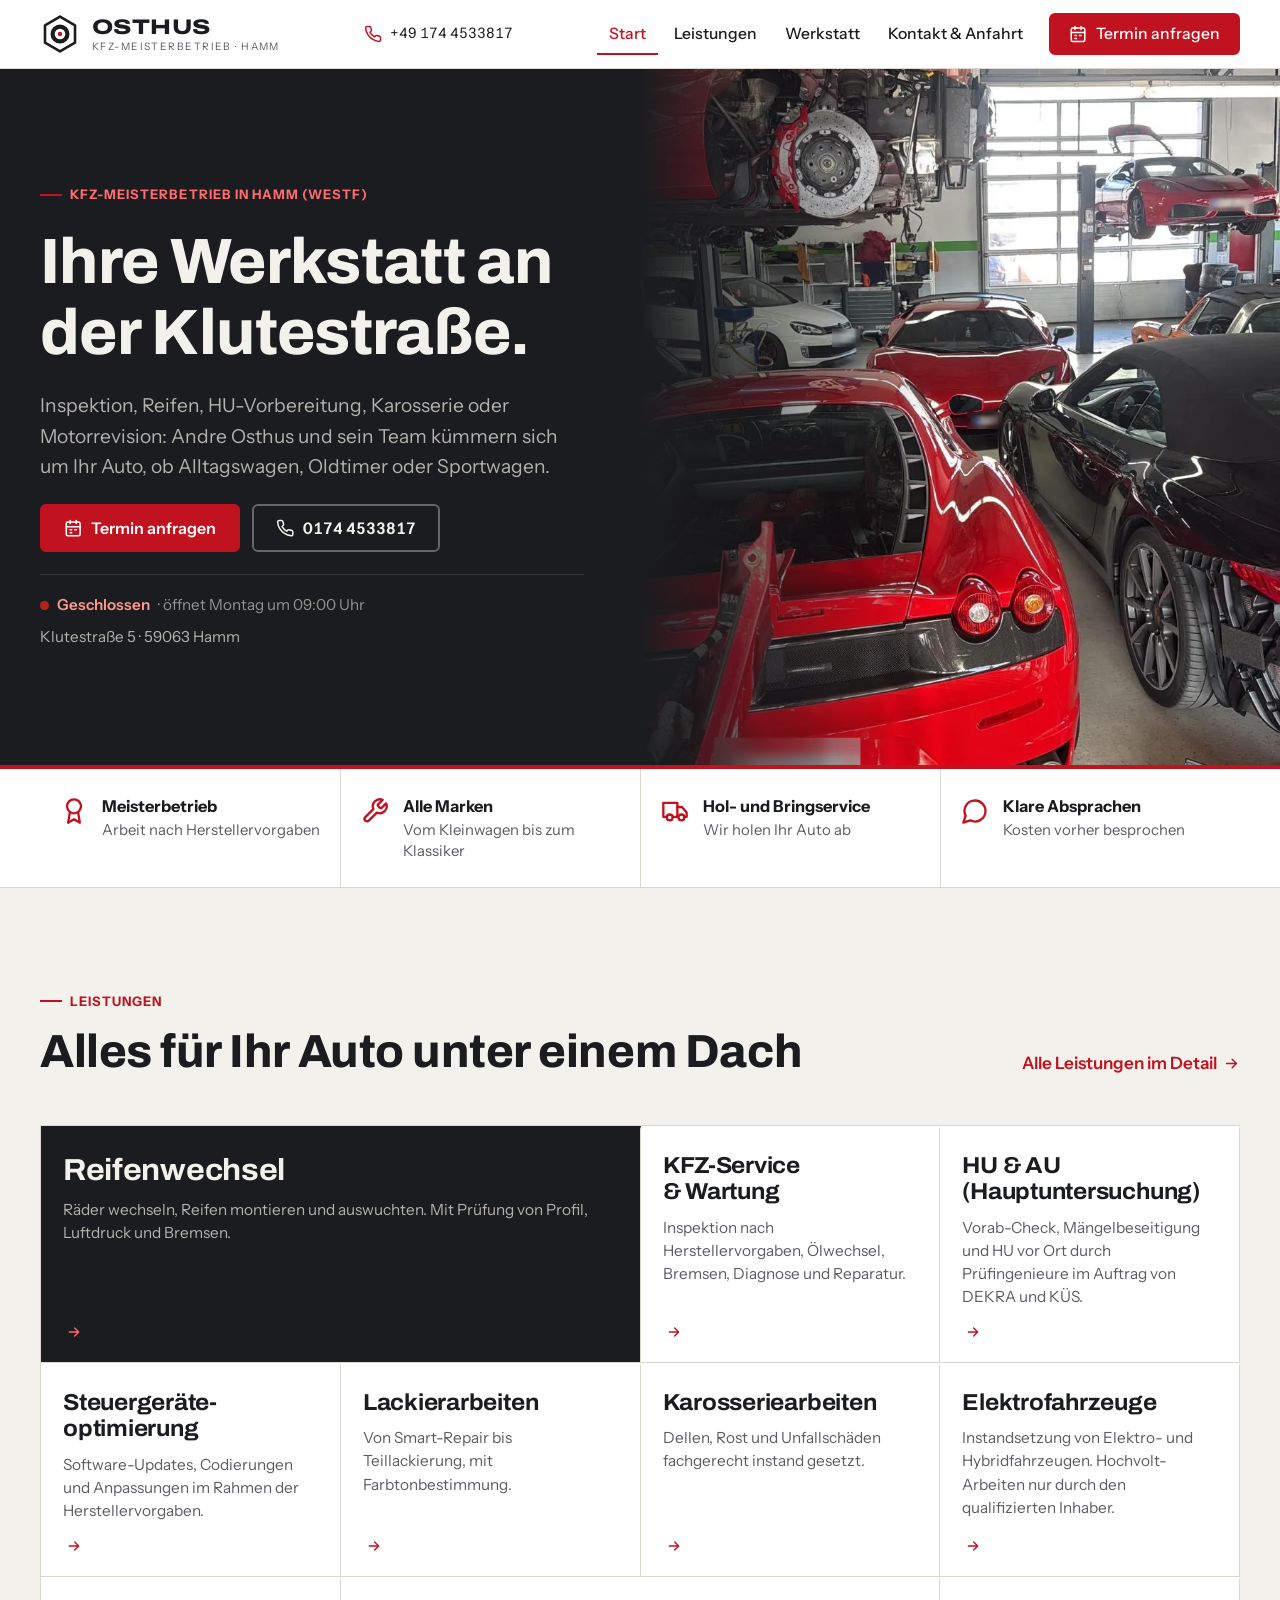
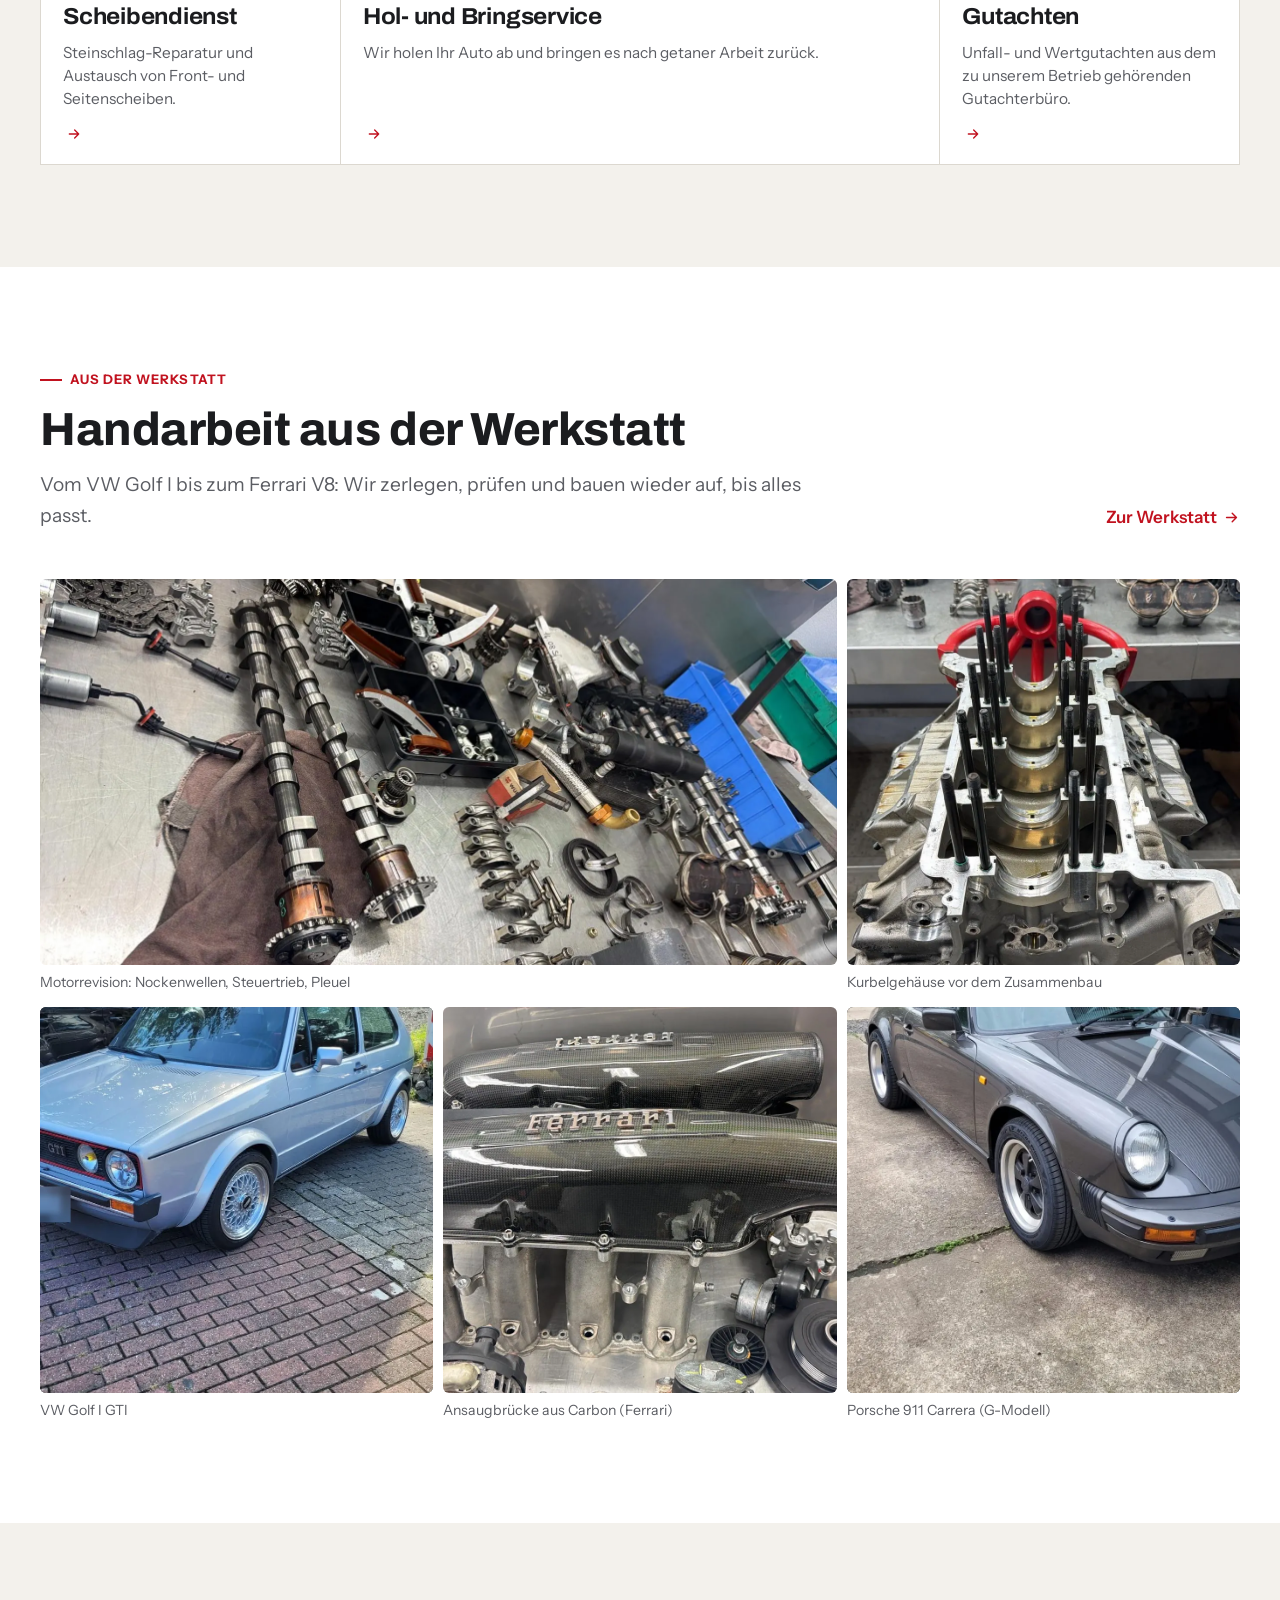
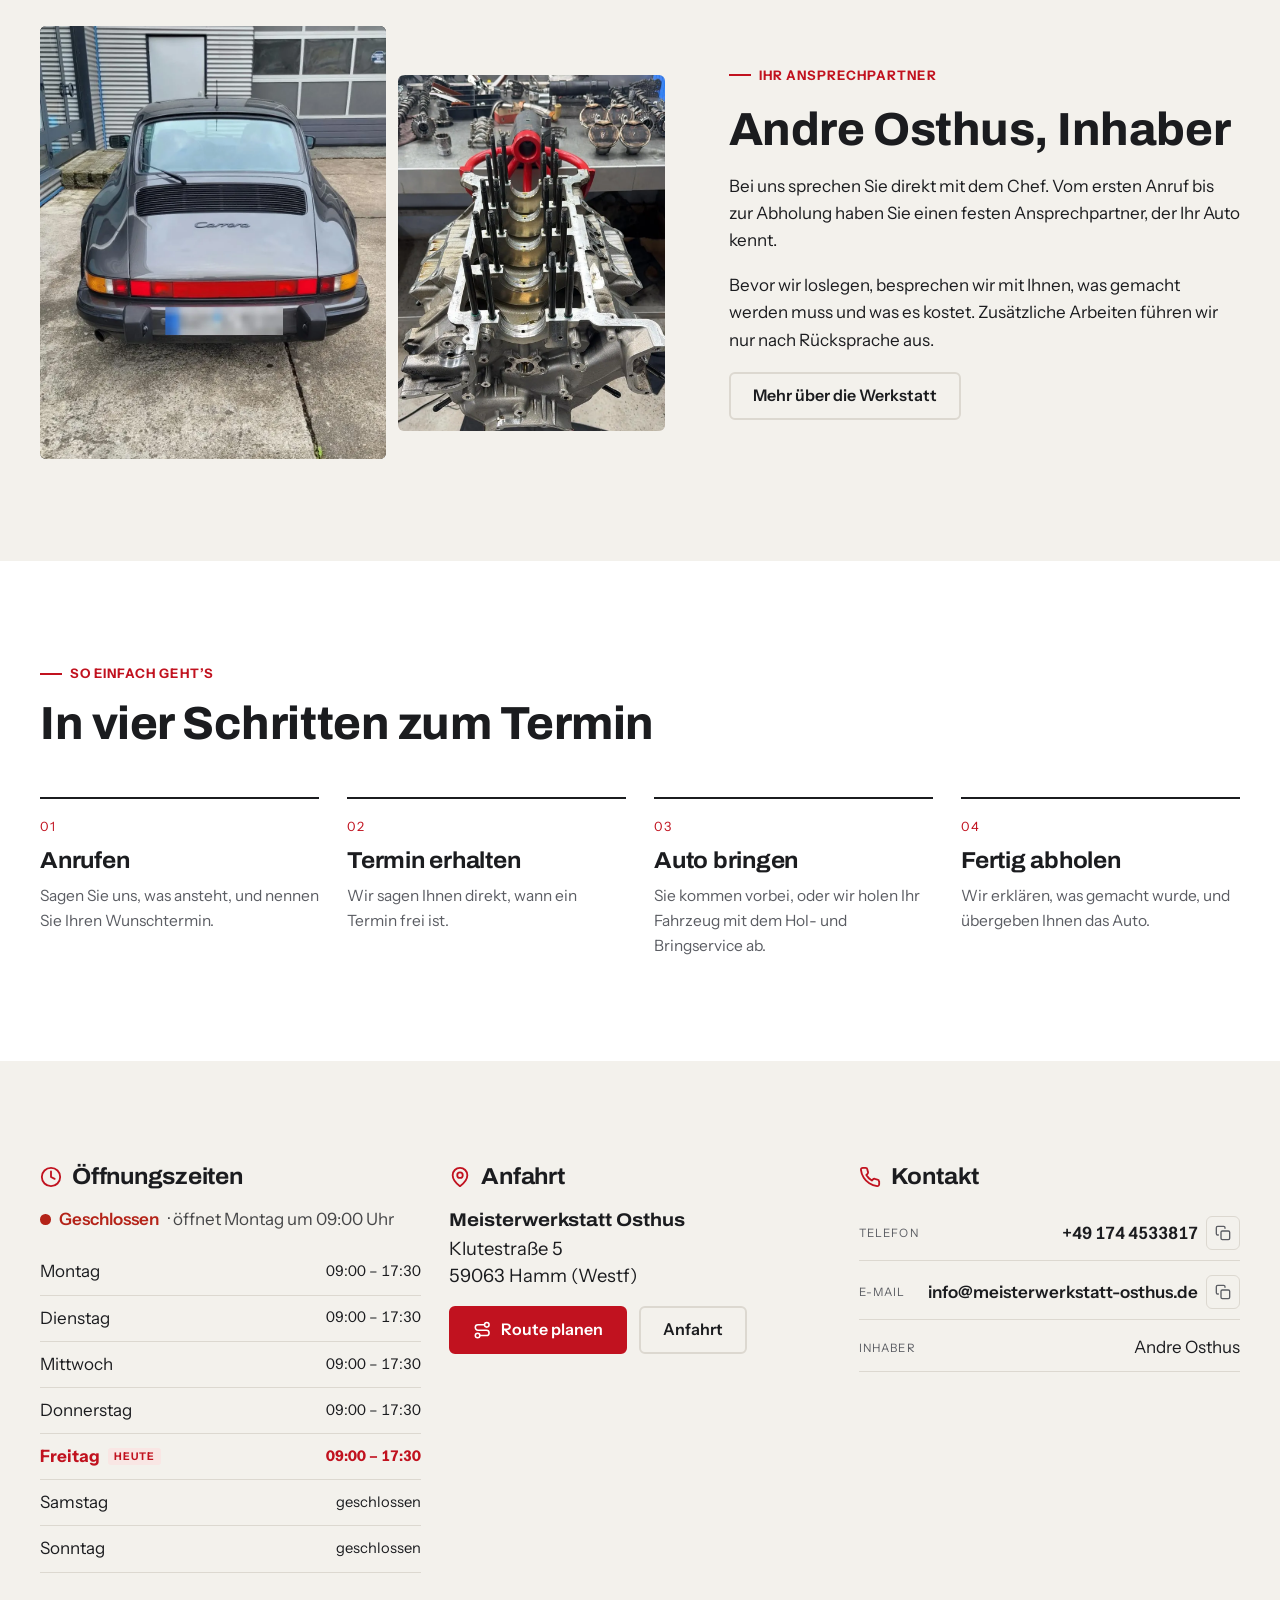
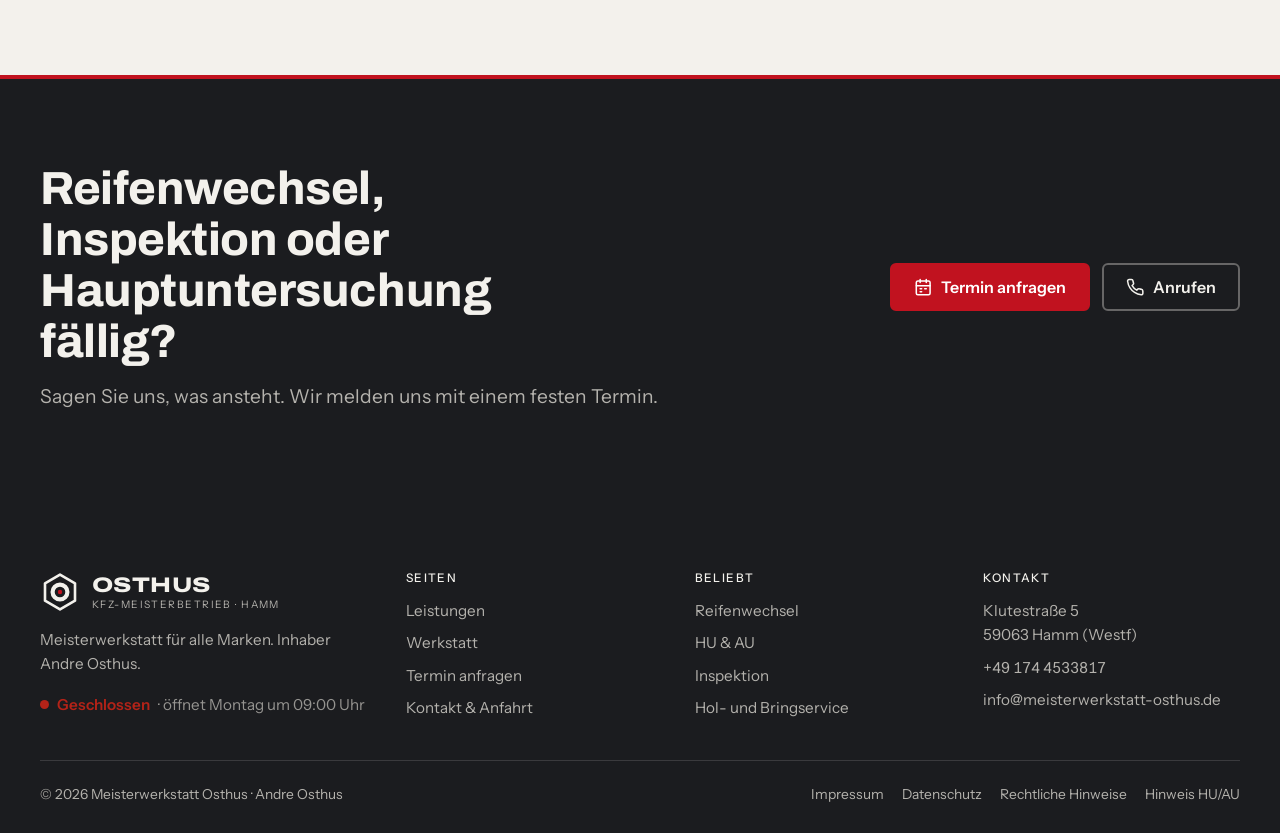
<file: index.html>
<!doctype html>
<html lang="de">
<head>
<meta charset="utf-8">
<meta name="viewport" content="width=device-width, initial-scale=1, viewport-fit=cover">
<title>Meisterwerkstatt Osthus – Kfz-Meisterbetrieb in Hamm</title>
<meta name="description" content="Kfz-Meisterbetrieb Andre Osthus in Hamm (Westf): Inspektion, Reifenwechsel, HU und AU, Steuergeräteoptimierung, Lack, Karosserie, Elektrofahrzeuge und Hol- und Bringservice. Jetzt Termin anfragen.">
<meta name="theme-color" content="#1b1c1f">
<meta property="og:type" content="website">
<meta property="og:title" content="Meisterwerkstatt Osthus – Kfz-Meisterbetrieb in Hamm">
<meta property="og:description" content="Kfz-Meisterbetrieb Andre Osthus in Hamm (Westf): Inspektion, Reifenwechsel, HU und AU, Steuergeräteoptimierung, Lack, Karosserie, Elektrofahrzeuge und Hol- und Bringservice. Jetzt Termin anfragen.">
<meta property="og:image" content="assets/img/werkstatt-halle.jpg">
<link rel="icon" href="assets/img/favicon.svg" type="image/svg+xml">
<link rel="preload" href="assets/fonts/archivo-var.woff2" as="font" type="font/woff2" crossorigin>
<link rel="stylesheet" href="assets/css/style.css">
<script type="application/ld+json">{
  "@context": "https://schema.org",
  "@type": "AutoRepair",
  "name": "Meisterwerkstatt Osthus",
  "founder": "Andre Osthus",
  "telephone": "+491744533817",
  "email": "info@meisterwerkstatt-osthus.de",
  "image": "assets/img/werkstatt-halle.jpg",
  "address": { "@type": "PostalAddress", "streetAddress": "Klutestraße 5", "postalCode": "59063", "addressLocality": "Hamm", "addressRegion": "NRW", "addressCountry": "DE" }
}</script>
</head>
<body>
<a class="skip-link" href="#inhalt">Zum Inhalt springen</a>
<header class="site-header">
  <div class="wrap">
    <a class="brand" href="index.html" aria-label="Meisterwerkstatt Osthus – Startseite">
      <svg class="brand__mark" viewBox="0 0 40 40" aria-hidden="true"><path d="M20 2.6 35 11.3v17.4L20 37.4 5 28.7V11.3Z" fill="none" stroke="currentColor" stroke-width="2.6" stroke-linejoin="round"/><circle cx="20" cy="20" r="7.4" fill="none" stroke="currentColor" stroke-width="4.2"/><circle cx="20" cy="20" r="2.2" fill="var(--accent)"/></svg>
      <span class="brand__text"><span class="brand__name">OSTHUS</span><span class="brand__sub">Kfz-Meisterbetrieb · Hamm</span></span>
    </a>
    <a class="header-phone" href="tel:+491744533817"><svg viewBox="0 0 24 24" fill="none" stroke="currentColor" stroke-width="2" stroke-linecap="round" stroke-linejoin="round" aria-hidden="true"><path d="M22 16.9v3a2 2 0 0 1-2.2 2 19.8 19.8 0 0 1-8.6-3.1 19.5 19.5 0 0 1-6-6A19.8 19.8 0 0 1 2.1 4.2 2 2 0 0 1 4.1 2h3a2 2 0 0 1 2 1.7c.1.9.4 1.8.7 2.7a2 2 0 0 1-.5 2.1L8 9.8a16 16 0 0 0 6 6l1.3-1.3a2 2 0 0 1 2.1-.4c.9.3 1.8.6 2.7.7a2 2 0 0 1 1.7 2z"/></svg><span class="tnum">+49 174 4533817</span></a>
    <nav class="main-nav" id="main-nav" aria-label="Hauptnavigation">
      <a href="index.html" aria-current="page">Start</a><a href="leistungen.html">Leistungen</a><a href="werkstatt.html">Werkstatt</a><a href="anfahrt.html">Kontakt &amp; Anfahrt</a>
      <a class="btn" href="termin.html"><svg viewBox="0 0 24 24" fill="none" stroke="currentColor" stroke-width="2" stroke-linecap="round" stroke-linejoin="round" aria-hidden="true"><rect x="3" y="4" width="18" height="18" rx="2"/><path d="M16 2v4M8 2v4M3 10h18M8 14h2M14 14h2M8 18h2"/></svg>Termin anfragen</a>
    </nav>
    <button class="nav-toggle" type="button" aria-controls="main-nav" aria-expanded="false" aria-label="Menü öffnen"><svg viewBox="0 0 24 24" fill="none" stroke="currentColor" stroke-width="2" stroke-linecap="round" stroke-linejoin="round" aria-hidden="true"><path d="M3 6h18M3 12h18M3 18h18"/></svg></button>
  </div>
</header>
<main id="inhalt">
<section class="hero on-dark">
  <div class="hero__photo"><picture><source srcset="assets/img/werkstatt-halle.webp" type="image/webp"><img src="assets/img/werkstatt-halle.jpg" alt="Blick in die Werkstatthalle: Sportwagen auf Hebebühnen" loading="eager" decoding="async" fetchpriority="high"></picture></div>
  <div class="wrap">
    <div class="hero__text">
      <span class="eyebrow">Kfz-Meisterbetrieb in Hamm (Westf)</span>
      <h1>Ihre Werkstatt an der Klutestraße.</h1>
      <p class="lead">Inspektion, Reifen, HU-Vorbereitung, Karosserie oder Motorrevision: Andre Osthus und sein Team kümmern sich um Ihr Auto, ob Alltagswagen, Oldtimer oder Sportwagen.</p>
      <div class="btn-row">
        <a class="btn" href="termin.html"><svg viewBox="0 0 24 24" fill="none" stroke="currentColor" stroke-width="2" stroke-linecap="round" stroke-linejoin="round" aria-hidden="true"><rect x="3" y="4" width="18" height="18" rx="2"/><path d="M16 2v4M8 2v4M3 10h18M8 14h2M14 14h2M8 18h2"/></svg>Termin anfragen</a>
        <a class="btn btn--ghost" href="tel:+491744533817"><svg viewBox="0 0 24 24" fill="none" stroke="currentColor" stroke-width="2" stroke-linecap="round" stroke-linejoin="round" aria-hidden="true"><path d="M22 16.9v3a2 2 0 0 1-2.2 2 19.8 19.8 0 0 1-8.6-3.1 19.5 19.5 0 0 1-6-6A19.8 19.8 0 0 1 2.1 4.2 2 2 0 0 1 4.1 2h3a2 2 0 0 1 2 1.7c.1.9.4 1.8.7 2.7a2 2 0 0 1-.5 2.1L8 9.8a16 16 0 0 0 6 6l1.3-1.3a2 2 0 0 1 2.1-.4c.9.3 1.8.6 2.7.7a2 2 0 0 1 1.7 2z"/></svg><span class="tnum">0174 4533817</span></a>
      </div>
      <p class="hero__meta"><span class="status" data-status></span><span class="hero__addr">Klutestraße 5 · 59063 Hamm</span></p>
    </div>
  </div>
</section>

<section class="trust" aria-label="Das zeichnet uns aus">
  <div class="wrap">
    <ul class="trust__list">
      <li><svg viewBox="0 0 24 24" fill="none" stroke="currentColor" stroke-width="2" stroke-linecap="round" stroke-linejoin="round" aria-hidden="true"><circle cx="12" cy="8" r="6"/><path d="M15.5 13 17 22l-5-3-5 3 1.5-9"/></svg><span><strong>Meisterbetrieb</strong>Arbeit nach Herstellervorgaben</span></li>
      <li><svg viewBox="0 0 24 24" fill="none" stroke="currentColor" stroke-width="2" stroke-linecap="round" stroke-linejoin="round" aria-hidden="true"><path d="M14.7 6.3a1 1 0 0 0 0 1.4l1.6 1.6a1 1 0 0 0 1.4 0l3.8-3.8a6 6 0 0 1-7.9 7.9l-6.9 6.9a2.1 2.1 0 0 1-3-3l6.9-6.9a6 6 0 0 1 7.9-7.9l-3.8 3.8z"/></svg><span><strong>Alle Marken</strong>Vom Kleinwagen bis zum Klassiker</span></li>
      <li><svg viewBox="0 0 24 24" fill="none" stroke="currentColor" stroke-width="2" stroke-linecap="round" stroke-linejoin="round" aria-hidden="true"><path d="M10 17h4V5H2v12h3"/><path d="M20 17h2v-3.3a1 1 0 0 0-.2-.6L18.3 9a1 1 0 0 0-.8-.4H14"/><circle cx="7.5" cy="17.5" r="2.5"/><circle cx="17.5" cy="17.5" r="2.5"/></svg><span><strong>Hol- und Bringservice</strong>Wir holen Ihr Auto ab</span></li>
      <li><svg viewBox="0 0 24 24" fill="none" stroke="currentColor" stroke-width="2" stroke-linecap="round" stroke-linejoin="round" aria-hidden="true"><path d="M7.9 20A9 9 0 1 0 4 16.1L2 22Z"/></svg><span><strong>Klare Absprachen</strong>Kosten vorher besprochen</span></li>
    </ul>
  </div>
</section>

<section class="band" aria-labelledby="leistungen-titel">
  <div class="wrap">
    <div class="section-head">
      <div>
        <span class="eyebrow">Leistungen</span>
        <h2 id="leistungen-titel">Alles für Ihr Auto unter einem Dach</h2>
      </div>
      <a class="text-link" href="leistungen.html">Alle Leistungen im Detail <svg viewBox="0 0 24 24" fill="none" stroke="currentColor" stroke-width="2" stroke-linecap="round" stroke-linejoin="round" aria-hidden="true"><path d="M5 12h14M13 6l6 6-6 6"/></svg></a>
    </div>
    <div class="catalog">
<a class="catalog__item catalog__item--feature" href="leistungen.html#reifen"><h3>Reifenwechsel</h3><p>Räder wechseln, Reifen montieren und auswuchten. Mit Prüfung von Profil, Luftdruck und Bremsen.</p><svg class="arrow" viewBox="0 0 24 24" fill="none" stroke="currentColor" stroke-width="2" stroke-linecap="round" stroke-linejoin="round" aria-hidden="true"><path d="M5 12h14M13 6l6 6-6 6"/></svg></a>
<a class="catalog__item" href="leistungen.html#service"><h3>KFZ-Service &amp; Wartung</h3><p>Inspektion nach Herstellervorgaben, Ölwechsel, Bremsen, Diagnose und Reparatur.</p><svg class="arrow" viewBox="0 0 24 24" fill="none" stroke="currentColor" stroke-width="2" stroke-linecap="round" stroke-linejoin="round" aria-hidden="true"><path d="M5 12h14M13 6l6 6-6 6"/></svg></a>
<a class="catalog__item" href="leistungen.html#tuev"><h3>HU &amp; AU (Haupt&shy;untersuchung)</h3><p>Vorab-Check, Mängelbeseitigung und HU vor Ort durch Prüfingenieure im Auftrag von DEKRA und KÜS.</p><svg class="arrow" viewBox="0 0 24 24" fill="none" stroke="currentColor" stroke-width="2" stroke-linecap="round" stroke-linejoin="round" aria-hidden="true"><path d="M5 12h14M13 6l6 6-6 6"/></svg></a>
<a class="catalog__item" href="leistungen.html#tuning"><h3>Steuergeräte&shy;optimierung</h3><p>Software-Updates, Codierungen und Anpassungen im Rahmen der Herstellervorgaben.</p><svg class="arrow" viewBox="0 0 24 24" fill="none" stroke="currentColor" stroke-width="2" stroke-linecap="round" stroke-linejoin="round" aria-hidden="true"><path d="M5 12h14M13 6l6 6-6 6"/></svg></a>
<a class="catalog__item" href="leistungen.html#lack"><h3>Lackier&shy;arbeiten</h3><p>Von Smart-Repair bis Teillackierung, mit Farbtonbestimmung.</p><svg class="arrow" viewBox="0 0 24 24" fill="none" stroke="currentColor" stroke-width="2" stroke-linecap="round" stroke-linejoin="round" aria-hidden="true"><path d="M5 12h14M13 6l6 6-6 6"/></svg></a>
<a class="catalog__item" href="leistungen.html#karosserie"><h3>Karosserie&shy;arbeiten</h3><p>Dellen, Rost und Unfallschäden fachgerecht instand gesetzt.</p><svg class="arrow" viewBox="0 0 24 24" fill="none" stroke="currentColor" stroke-width="2" stroke-linecap="round" stroke-linejoin="round" aria-hidden="true"><path d="M5 12h14M13 6l6 6-6 6"/></svg></a>
<a class="catalog__item" href="leistungen.html#ev"><h3>Elektro&shy;fahrzeuge</h3><p>Instandsetzung von Elektro- und Hybridfahrzeugen. Hochvolt-Arbeiten nur durch den qualifizierten Inhaber.</p><svg class="arrow" viewBox="0 0 24 24" fill="none" stroke="currentColor" stroke-width="2" stroke-linecap="round" stroke-linejoin="round" aria-hidden="true"><path d="M5 12h14M13 6l6 6-6 6"/></svg></a>
<a class="catalog__item" href="leistungen.html#scheibe"><h3>Scheibendienst</h3><p>Steinschlag-Reparatur und Austausch von Front- und Seitenscheiben.</p><svg class="arrow" viewBox="0 0 24 24" fill="none" stroke="currentColor" stroke-width="2" stroke-linecap="round" stroke-linejoin="round" aria-hidden="true"><path d="M5 12h14M13 6l6 6-6 6"/></svg></a>
<a class="catalog__item catalog__item--wide" href="leistungen.html#holbring"><h3>Hol- und Bringservice</h3><p>Wir holen Ihr Auto ab und bringen es nach getaner Arbeit zurück.</p><svg class="arrow" viewBox="0 0 24 24" fill="none" stroke="currentColor" stroke-width="2" stroke-linecap="round" stroke-linejoin="round" aria-hidden="true"><path d="M5 12h14M13 6l6 6-6 6"/></svg></a>
<a class="catalog__item" href="leistungen.html#gutachten"><h3>Gutachten</h3><p>Unfall- und Wertgutachten aus dem zu unserem Betrieb gehörenden Gutachterbüro.</p><svg class="arrow" viewBox="0 0 24 24" fill="none" stroke="currentColor" stroke-width="2" stroke-linecap="round" stroke-linejoin="round" aria-hidden="true"><path d="M5 12h14M13 6l6 6-6 6"/></svg></a>
    </div>
  </div>
</section>

<section class="band band--surface" aria-labelledby="werkstatt-titel">
  <div class="wrap">
    <div class="section-head">
      <div>
        <span class="eyebrow">Aus der Werkstatt</span>
        <h2 id="werkstatt-titel">Handarbeit aus der Werkstatt</h2>
        <p class="lead">Vom VW Golf I bis zum Ferrari V8: Wir zerlegen, prüfen und bauen wieder auf, bis alles passt.</p>
      </div>
      <a class="text-link" href="werkstatt.html">Zur Werkstatt <svg viewBox="0 0 24 24" fill="none" stroke="currentColor" stroke-width="2" stroke-linecap="round" stroke-linejoin="round" aria-hidden="true"><path d="M5 12h14M13 6l6 6-6 6"/></svg></a>
    </div>
    <div class="gallery">
      <figure class="g-wide"><picture><source srcset="assets/img/motor-nockenwellen.webp" type="image/webp"><img src="assets/img/motor-nockenwellen.jpg" alt="Zerlegter Motor: Nockenwellen, Steuerkette und Kolben auf der Werkbank" loading="lazy" decoding="async"></picture><figcaption>Motorrevision: Nockenwellen, Steuertrieb, Pleuel</figcaption></figure>
      <figure><picture><source srcset="assets/img/motorblock.webp" type="image/webp"><img src="assets/img/motorblock.jpg" alt="Offenes Kurbelgehäuse eines V8-Motors auf dem Motorständer" loading="lazy" decoding="async"></picture><figcaption>Kurbelgehäuse vor dem Zusammenbau</figcaption></figure>
      <figure><picture><source srcset="assets/img/golf-gti.webp" type="image/webp"><img src="assets/img/golf-gti.jpg" alt="Silberner VW Golf I GTI auf dem Hof der Werkstatt" loading="lazy" decoding="async" style="object-position:50% 55%"></picture><figcaption>VW Golf I GTI</figcaption></figure>
      <figure><picture><source srcset="assets/img/ferrari-ansaugbruecke.webp" type="image/webp"><img src="assets/img/ferrari-ansaugbruecke.jpg" alt="Ferrari-Ansaugbrücken aus Carbon auf der Werkbank" loading="lazy" decoding="async"></picture><figcaption>Ansaugbrücke aus Carbon (Ferrari)</figcaption></figure>
      <figure><picture><source srcset="assets/img/porsche-front.webp" type="image/webp"><img src="assets/img/porsche-front.jpg" alt="Porsche 911 Carrera in Anthrazit vor der Werkstatt" loading="lazy" decoding="async" style="object-position:50% 60%"></picture><figcaption>Porsche 911 Carrera (G-Modell)</figcaption></figure>
    </div>
  </div>
</section>

<section class="band" aria-labelledby="team-titel">
  <div class="wrap duo">
    <div class="duo__media duo__media--photos">
      <picture class="duo__big"><source srcset="assets/img/porsche-heck.webp" type="image/webp"><img src="assets/img/porsche-heck.jpg" alt="Porsche 911 Carrera vor dem Tor der Werkstatt" loading="lazy" decoding="async" style="object-position:50% 35%"></picture>
      <picture class="duo__small"><source srcset="assets/img/motorblock.webp" type="image/webp"><img src="assets/img/motorblock.jpg" alt="Motorblock auf dem Montageständer" loading="lazy" decoding="async"></picture>
    </div>
    <div class="about__text">
      <span class="eyebrow">Ihr Ansprechpartner</span>
      <h2 id="team-titel">Andre Osthus, Inhaber</h2>
      <p>Bei uns sprechen Sie direkt mit dem Chef. Vom ersten Anruf bis zur Abholung haben Sie einen festen Ansprechpartner, der Ihr Auto kennt.</p>
      <p>Bevor wir loslegen, besprechen wir mit Ihnen, was gemacht werden muss und was es kostet. Zusätzliche Arbeiten führen wir nur nach Rücksprache aus.</p>
      <div class="btn-row"><a class="btn btn--ghost" href="werkstatt.html">Mehr über die Werkstatt</a></div>
    </div>
  </div>
</section>

<section class="band band--surface" aria-labelledby="ablauf-titel">
  <div class="wrap">
    <div class="section-head">
      <div>
        <span class="eyebrow">So einfach geht’s</span>
        <h2 id="ablauf-titel">In vier Schritten zum Termin</h2>
      </div>
    </div>
    <ol class="steps">
      <li><h3>Anrufen</h3><p>Sagen Sie uns, was ansteht, und nennen Sie Ihren Wunschtermin.</p></li>
      <li><h3>Termin erhalten</h3><p>Wir sagen Ihnen direkt, wann ein Termin frei ist.</p></li>
      <li><h3>Auto bringen</h3><p>Sie kommen vorbei, oder wir holen Ihr Fahrzeug mit dem Hol- und Bringservice ab.</p></li>
      <li><h3>Fertig abholen</h3><p>Wir erklären, was gemacht wurde, und übergeben Ihnen das Auto.</p></li>
    </ol>
  </div>
</section>

<section class="band" aria-labelledby="info-titel">
  <div class="wrap">
    <h2 id="info-titel" class="hp">Öffnungszeiten, Anfahrt und Kontakt</h2>
    <div class="info-grid">
      <div class="info-col">
        <h3><svg viewBox="0 0 24 24" fill="none" stroke="currentColor" stroke-width="2" stroke-linecap="round" stroke-linejoin="round" aria-hidden="true"><circle cx="12" cy="12" r="10"/><path d="M12 6v6l4 2"/></svg>Öffnungszeiten</h3>
        <span class="status" data-status></span>
        <table class="hours" data-hours></table>
      </div>
      <div class="info-col">
        <h3><svg viewBox="0 0 24 24" fill="none" stroke="currentColor" stroke-width="2" stroke-linecap="round" stroke-linejoin="round" aria-hidden="true"><path d="M20 10c0 6-8 12-8 12s-8-6-8-12a8 8 0 0 1 16 0Z"/><circle cx="12" cy="10" r="3"/></svg>Anfahrt</h3>
        <address class="address"><strong>Meisterwerkstatt Osthus</strong><br>Klutestraße 5<br>59063 Hamm (Westf)</address>
        <div class="btn-row">
          <a class="btn" href="https://www.google.com/maps/dir/?api=1&destination=Klutestra%C3%9Fe+5%2C+59063+Hamm" target="_blank" rel="noopener"><svg viewBox="0 0 24 24" fill="none" stroke="currentColor" stroke-width="2" stroke-linecap="round" stroke-linejoin="round" aria-hidden="true"><circle cx="6" cy="19" r="3"/><path d="M9 19h8.5a3.5 3.5 0 0 0 0-7h-11a3.5 3.5 0 0 1 0-7H15"/><circle cx="18" cy="5" r="3"/></svg>Route planen</a>
          <a class="btn btn--ghost" href="anfahrt.html">Anfahrt</a>
        </div>
      </div>
      <div class="info-col">
        <h3><svg viewBox="0 0 24 24" fill="none" stroke="currentColor" stroke-width="2" stroke-linecap="round" stroke-linejoin="round" aria-hidden="true"><path d="M22 16.9v3a2 2 0 0 1-2.2 2 19.8 19.8 0 0 1-8.6-3.1 19.5 19.5 0 0 1-6-6A19.8 19.8 0 0 1 2.1 4.2 2 2 0 0 1 4.1 2h3a2 2 0 0 1 2 1.7c.1.9.4 1.8.7 2.7a2 2 0 0 1-.5 2.1L8 9.8a16 16 0 0 0 6 6l1.3-1.3a2 2 0 0 1 2.1-.4c.9.3 1.8.6 2.7.7a2 2 0 0 1 1.7 2z"/></svg>Kontakt</h3>
        <ul class="contact-list">
          <li><span class="label">Telefon</span><span class="value"><a class="tnum" href="tel:+491744533817">+49 174 4533817</a><button class="copy-btn" type="button" data-copy="+49 174 4533817" data-label="Telefonnummer kopieren" aria-label="Telefonnummer kopieren"><svg viewBox="0 0 24 24" fill="none" stroke="currentColor" stroke-width="2" stroke-linecap="round" stroke-linejoin="round" aria-hidden="true"><rect x="9" y="9" width="13" height="13" rx="2"/><path d="M5 15H4a2 2 0 0 1-2-2V4a2 2 0 0 1 2-2h9a2 2 0 0 1 2 2v1"/></svg></button></span></li>
          <li><span class="label">E-Mail</span><span class="value"><a href="mailto:info@meisterwerkstatt-osthus.de">info@meisterwerkstatt-osthus.de</a><button class="copy-btn" type="button" data-copy="info@meisterwerkstatt-osthus.de" data-label="E-Mail-Adresse kopieren" aria-label="E-Mail-Adresse kopieren"><svg viewBox="0 0 24 24" fill="none" stroke="currentColor" stroke-width="2" stroke-linecap="round" stroke-linejoin="round" aria-hidden="true"><rect x="9" y="9" width="13" height="13" rx="2"/><path d="M5 15H4a2 2 0 0 1-2-2V4a2 2 0 0 1 2-2h9a2 2 0 0 1 2 2v1"/></svg></button></span></li>
          <li><span class="label">Inhaber</span><span class="value">Andre Osthus</span></li>
        </ul>
      </div>
    </div>
  </div>
</section>

<section class="cta-band on-dark">
  <div class="wrap">
    <div>
      <h2>Reifenwechsel, Inspektion oder Hauptuntersuchung fällig?</h2>
      <p class="lead">Sagen Sie uns, was ansteht. Wir melden uns mit einem festen Termin.</p>
    </div>
    <div class="btn-row">
      <a class="btn" href="termin.html"><svg viewBox="0 0 24 24" fill="none" stroke="currentColor" stroke-width="2" stroke-linecap="round" stroke-linejoin="round" aria-hidden="true"><rect x="3" y="4" width="18" height="18" rx="2"/><path d="M16 2v4M8 2v4M3 10h18M8 14h2M14 14h2M8 18h2"/></svg>Termin anfragen</a>
      <a class="btn btn--ghost" href="tel:+491744533817"><svg viewBox="0 0 24 24" fill="none" stroke="currentColor" stroke-width="2" stroke-linecap="round" stroke-linejoin="round" aria-hidden="true"><path d="M22 16.9v3a2 2 0 0 1-2.2 2 19.8 19.8 0 0 1-8.6-3.1 19.5 19.5 0 0 1-6-6A19.8 19.8 0 0 1 2.1 4.2 2 2 0 0 1 4.1 2h3a2 2 0 0 1 2 1.7c.1.9.4 1.8.7 2.7a2 2 0 0 1-.5 2.1L8 9.8a16 16 0 0 0 6 6l1.3-1.3a2 2 0 0 1 2.1-.4c.9.3 1.8.6 2.7.7a2 2 0 0 1 1.7 2z"/></svg>Anrufen</a>
    </div>
  </div>
</section>
</main>
<footer class="site-footer on-dark">
  <div class="wrap">
    <div class="footer-grid">
      <div class="footer-about">
        <a class="brand" href="index.html" aria-label="Meisterwerkstatt Osthus – Startseite">
          <svg class="brand__mark" viewBox="0 0 40 40" aria-hidden="true"><path d="M20 2.6 35 11.3v17.4L20 37.4 5 28.7V11.3Z" fill="none" stroke="currentColor" stroke-width="2.6" stroke-linejoin="round"/><circle cx="20" cy="20" r="7.4" fill="none" stroke="currentColor" stroke-width="4.2"/><circle cx="20" cy="20" r="2.2" fill="var(--accent)"/></svg>
          <span class="brand__text"><span class="brand__name">OSTHUS</span><span class="brand__sub">Kfz-Meisterbetrieb · Hamm</span></span>
        </a>
        <p>Meisterwerkstatt für alle Marken. Inhaber Andre Osthus.</p>
        <span class="status" data-status></span>
      </div>
      <div>
        <h4>Seiten</h4>
        <ul>
          <li><a href="leistungen.html">Leistungen</a></li>
          <li><a href="werkstatt.html">Werkstatt</a></li>
          <li><a href="termin.html">Termin anfragen</a></li>
          <li><a href="anfahrt.html">Kontakt &amp; Anfahrt</a></li>
        </ul>
      </div>
      <div>
        <h4>Beliebt</h4>
        <ul>
          <li><a href="leistungen.html#reifen">Reifenwechsel</a></li>
          <li><a href="leistungen.html#tuev">HU &amp; AU</a></li>
          <li><a href="leistungen.html#service">Inspektion</a></li>
          <li><a href="leistungen.html#holbring">Hol- und Bringservice</a></li>
        </ul>
      </div>
      <div>
        <h4>Kontakt</h4>
        <ul>
          <li>Klutestraße 5<br>59063 Hamm (Westf)</li>
          <li><a class="tnum" href="tel:+491744533817">+49 174 4533817</a></li>
          <li><a href="mailto:info@meisterwerkstatt-osthus.de">info@meisterwerkstatt-osthus.de</a></li>
        </ul>
      </div>
    </div>
    <div class="footer-bottom">
      <span>© <span data-year>2026</span> Meisterwerkstatt Osthus · Andre Osthus</span>
      <nav aria-label="Rechtliches"><a href="impressum.html">Impressum</a><a href="datenschutz.html">Datenschutz</a><a href="rechtliche-hinweise.html">Rechtliche Hinweise</a><a href="hinweis-hu-au.html">Hinweis HU/AU</a></nav>
    </div>
  </div>
</footer>
<nav class="quickbar" aria-label="Schnellkontakt">
  <a href="tel:+491744533817"><svg viewBox="0 0 24 24" fill="none" stroke="currentColor" stroke-width="2" stroke-linecap="round" stroke-linejoin="round" aria-hidden="true"><path d="M22 16.9v3a2 2 0 0 1-2.2 2 19.8 19.8 0 0 1-8.6-3.1 19.5 19.5 0 0 1-6-6A19.8 19.8 0 0 1 2.1 4.2 2 2 0 0 1 4.1 2h3a2 2 0 0 1 2 1.7c.1.9.4 1.8.7 2.7a2 2 0 0 1-.5 2.1L8 9.8a16 16 0 0 0 6 6l1.3-1.3a2 2 0 0 1 2.1-.4c.9.3 1.8.6 2.7.7a2 2 0 0 1 1.7 2z"/></svg>Anrufen</a>
  <a class="is-primary" href="termin.html"><svg viewBox="0 0 24 24" fill="none" stroke="currentColor" stroke-width="2" stroke-linecap="round" stroke-linejoin="round" aria-hidden="true"><rect x="3" y="4" width="18" height="18" rx="2"/><path d="M16 2v4M8 2v4M3 10h18M8 14h2M14 14h2M8 18h2"/></svg>Termin</a>
  <a href="https://www.google.com/maps/dir/?api=1&destination=Klutestra%C3%9Fe+5%2C+59063+Hamm" target="_blank" rel="noopener"><svg viewBox="0 0 24 24" fill="none" stroke="currentColor" stroke-width="2" stroke-linecap="round" stroke-linejoin="round" aria-hidden="true"><circle cx="6" cy="19" r="3"/><path d="M9 19h8.5a3.5 3.5 0 0 0 0-7h-11a3.5 3.5 0 0 1 0-7H15"/><circle cx="18" cy="5" r="3"/></svg>Route</a>
</nav>
<script src="assets/js/main.js" defer></script>
</body>
</html>
</file>
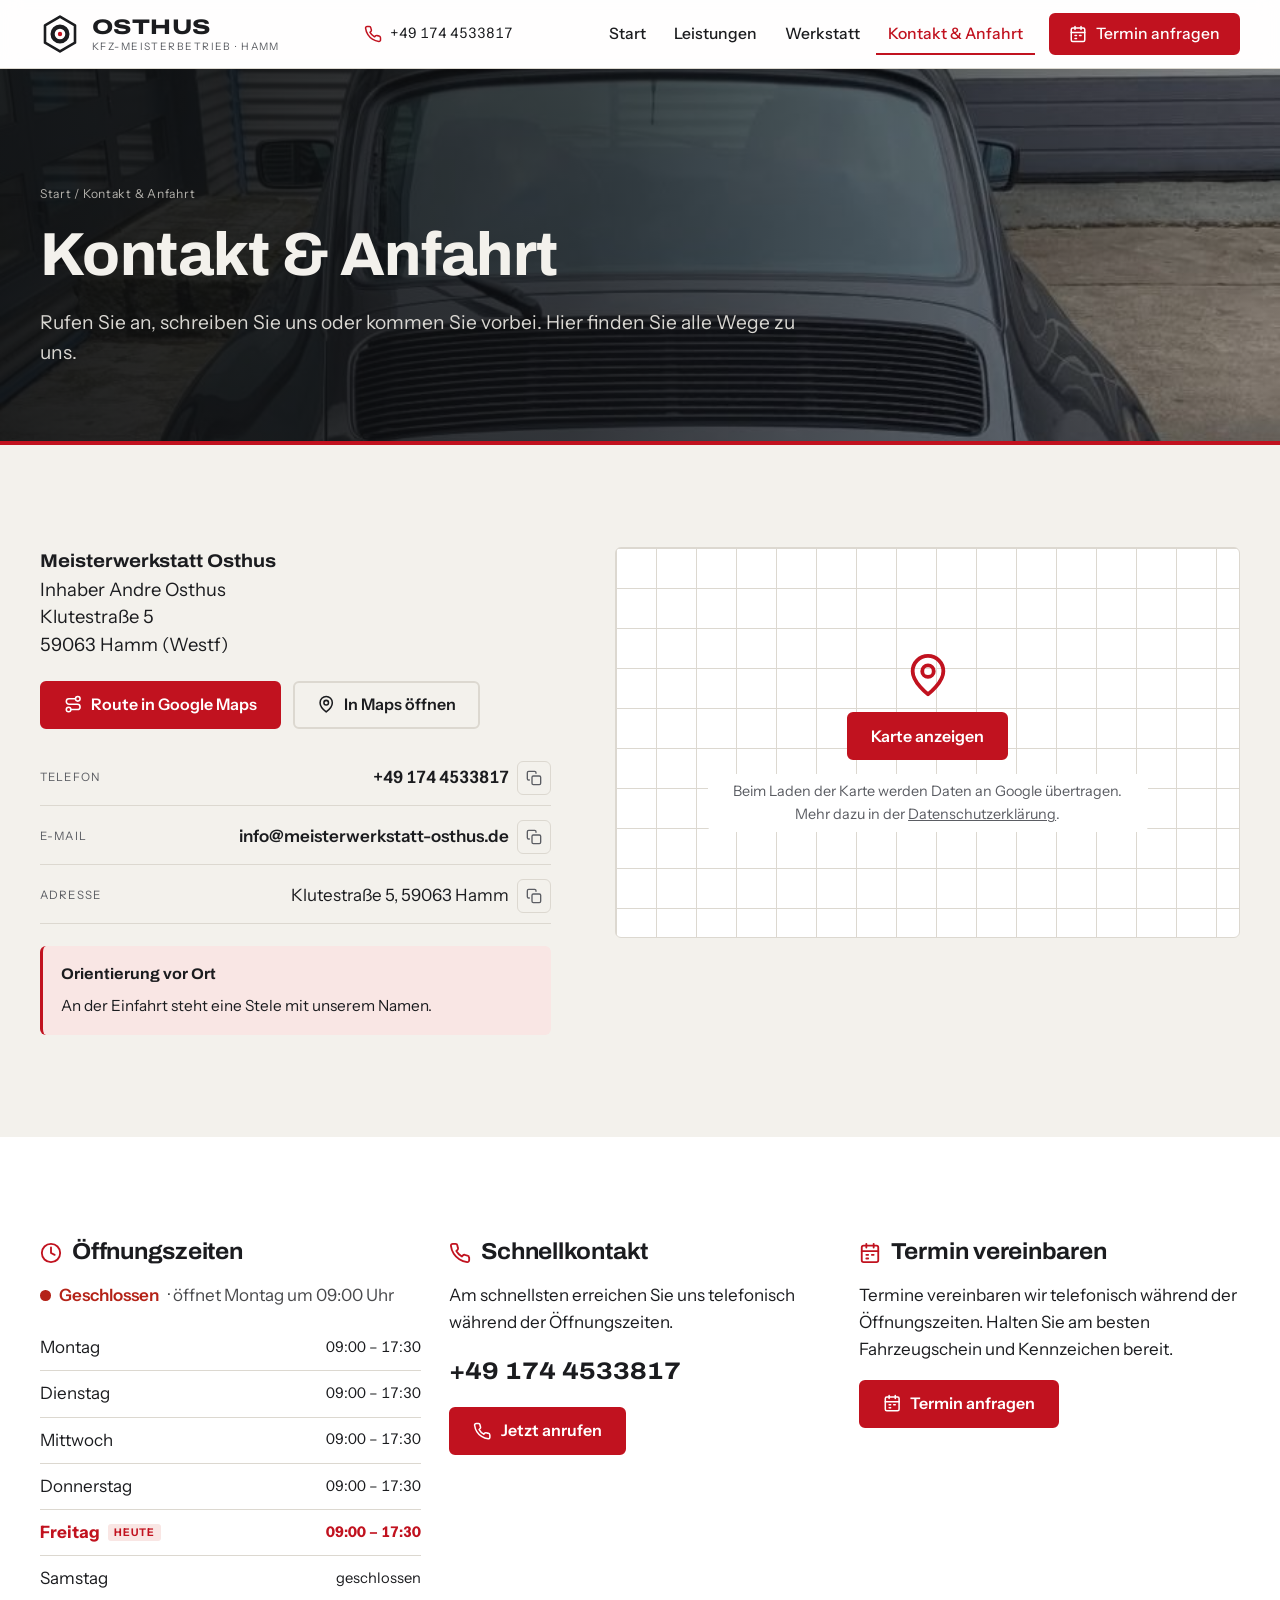
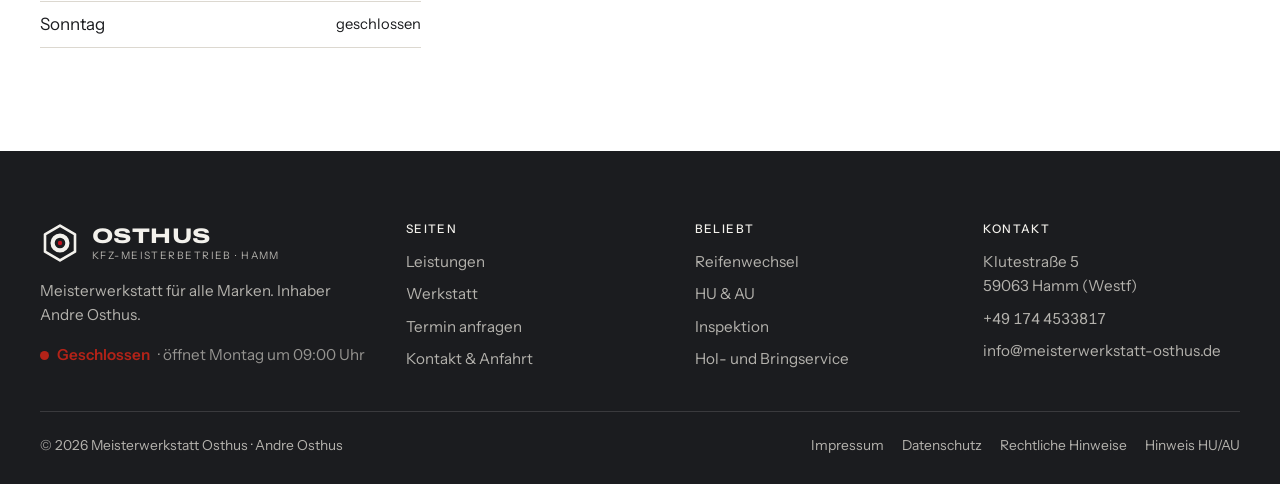
<file: anfahrt.html>
<!doctype html>
<html lang="de">
<head>
<meta charset="utf-8">
<meta name="viewport" content="width=device-width, initial-scale=1, viewport-fit=cover">
<title>Kontakt & Anfahrt – Meisterwerkstatt Osthus Hamm</title>
<meta name="description" content="So erreichen Sie die Meisterwerkstatt Osthus: Klutestraße 5, 59063 Hamm. Telefon +49 174 4533817, Route mit Google Maps.">
<meta name="theme-color" content="#1b1c1f">
<meta property="og:type" content="website">
<meta property="og:title" content="Kontakt & Anfahrt – Meisterwerkstatt Osthus Hamm">
<meta property="og:description" content="So erreichen Sie die Meisterwerkstatt Osthus: Klutestraße 5, 59063 Hamm. Telefon +49 174 4533817, Route mit Google Maps.">
<meta property="og:image" content="assets/img/werkstatt-halle.jpg">
<link rel="icon" href="assets/img/favicon.svg" type="image/svg+xml">
<link rel="preload" href="assets/fonts/archivo-var.woff2" as="font" type="font/woff2" crossorigin>
<link rel="stylesheet" href="assets/css/style.css">
</head>
<body>
<a class="skip-link" href="#inhalt">Zum Inhalt springen</a>
<header class="site-header">
  <div class="wrap">
    <a class="brand" href="index.html" aria-label="Meisterwerkstatt Osthus – Startseite">
      <svg class="brand__mark" viewBox="0 0 40 40" aria-hidden="true"><path d="M20 2.6 35 11.3v17.4L20 37.4 5 28.7V11.3Z" fill="none" stroke="currentColor" stroke-width="2.6" stroke-linejoin="round"/><circle cx="20" cy="20" r="7.4" fill="none" stroke="currentColor" stroke-width="4.2"/><circle cx="20" cy="20" r="2.2" fill="var(--accent)"/></svg>
      <span class="brand__text"><span class="brand__name">OSTHUS</span><span class="brand__sub">Kfz-Meisterbetrieb · Hamm</span></span>
    </a>
    <a class="header-phone" href="tel:+491744533817"><svg viewBox="0 0 24 24" fill="none" stroke="currentColor" stroke-width="2" stroke-linecap="round" stroke-linejoin="round" aria-hidden="true"><path d="M22 16.9v3a2 2 0 0 1-2.2 2 19.8 19.8 0 0 1-8.6-3.1 19.5 19.5 0 0 1-6-6A19.8 19.8 0 0 1 2.1 4.2 2 2 0 0 1 4.1 2h3a2 2 0 0 1 2 1.7c.1.9.4 1.8.7 2.7a2 2 0 0 1-.5 2.1L8 9.8a16 16 0 0 0 6 6l1.3-1.3a2 2 0 0 1 2.1-.4c.9.3 1.8.6 2.7.7a2 2 0 0 1 1.7 2z"/></svg><span class="tnum">+49 174 4533817</span></a>
    <nav class="main-nav" id="main-nav" aria-label="Hauptnavigation">
      <a href="index.html">Start</a><a href="leistungen.html">Leistungen</a><a href="werkstatt.html">Werkstatt</a><a href="anfahrt.html" aria-current="page">Kontakt &amp; Anfahrt</a>
      <a class="btn" href="termin.html"><svg viewBox="0 0 24 24" fill="none" stroke="currentColor" stroke-width="2" stroke-linecap="round" stroke-linejoin="round" aria-hidden="true"><rect x="3" y="4" width="18" height="18" rx="2"/><path d="M16 2v4M8 2v4M3 10h18M8 14h2M14 14h2M8 18h2"/></svg>Termin anfragen</a>
    </nav>
    <button class="nav-toggle" type="button" aria-controls="main-nav" aria-expanded="false" aria-label="Menü öffnen"><svg viewBox="0 0 24 24" fill="none" stroke="currentColor" stroke-width="2" stroke-linecap="round" stroke-linejoin="round" aria-hidden="true"><path d="M3 6h18M3 12h18M3 18h18"/></svg></button>
  </div>
</header>
<main id="inhalt">
<section class="page-head page-head--photo on-dark" style="background-image:url(assets/img/porsche-heck.jpg);background-position:50% 30%">
  <div class="wrap">
    <p class="breadcrumb"><a href="index.html">Start</a> / Kontakt &amp; Anfahrt</p>
    <h1>Kontakt &amp; Anfahrt</h1>
    <p class="lead">Rufen Sie an, schreiben Sie uns oder kommen Sie vorbei. Hier finden Sie alle Wege zu uns.</p>
  </div>
</section>
<section class="band">
  <div class="wrap route-grid">
    <div class="stack">
      <address class="address"><strong>Meisterwerkstatt Osthus</strong><br>Inhaber Andre Osthus<br>Klutestraße 5<br>59063 Hamm (Westf)</address>
      <div class="btn-row">
        <a class="btn" href="https://www.google.com/maps/dir/?api=1&destination=Klutestra%C3%9Fe+5%2C+59063+Hamm" target="_blank" rel="noopener"><svg viewBox="0 0 24 24" fill="none" stroke="currentColor" stroke-width="2" stroke-linecap="round" stroke-linejoin="round" aria-hidden="true"><circle cx="6" cy="19" r="3"/><path d="M9 19h8.5a3.5 3.5 0 0 0 0-7h-11a3.5 3.5 0 0 1 0-7H15"/><circle cx="18" cy="5" r="3"/></svg>Route in Google Maps</a>
        <a class="btn btn--ghost" href="https://www.google.com/maps/search/?api=1&query=Klutestra%C3%9Fe+5%2C+59063+Hamm" target="_blank" rel="noopener"><svg viewBox="0 0 24 24" fill="none" stroke="currentColor" stroke-width="2" stroke-linecap="round" stroke-linejoin="round" aria-hidden="true"><path d="M20 10c0 6-8 12-8 12s-8-6-8-12a8 8 0 0 1 16 0Z"/><circle cx="12" cy="10" r="3"/></svg>In Maps öffnen</a>
      </div>
      <ul class="contact-list">
        <li><span class="label">Telefon</span><span class="value"><a class="tnum" href="tel:+491744533817">+49 174 4533817</a><button class="copy-btn" type="button" data-copy="+49 174 4533817" data-label="Telefonnummer kopieren" aria-label="Telefonnummer kopieren"><svg viewBox="0 0 24 24" fill="none" stroke="currentColor" stroke-width="2" stroke-linecap="round" stroke-linejoin="round" aria-hidden="true"><rect x="9" y="9" width="13" height="13" rx="2"/><path d="M5 15H4a2 2 0 0 1-2-2V4a2 2 0 0 1 2-2h9a2 2 0 0 1 2 2v1"/></svg></button></span></li>
        <li><span class="label">E-Mail</span><span class="value"><a href="mailto:info@meisterwerkstatt-osthus.de">info@meisterwerkstatt-osthus.de</a><button class="copy-btn" type="button" data-copy="info@meisterwerkstatt-osthus.de" data-label="E-Mail-Adresse kopieren" aria-label="E-Mail-Adresse kopieren"><svg viewBox="0 0 24 24" fill="none" stroke="currentColor" stroke-width="2" stroke-linecap="round" stroke-linejoin="round" aria-hidden="true"><rect x="9" y="9" width="13" height="13" rx="2"/><path d="M5 15H4a2 2 0 0 1-2-2V4a2 2 0 0 1 2-2h9a2 2 0 0 1 2 2v1"/></svg></button></span></li>
        <li><span class="label">Adresse</span><span class="value">Klutestraße 5, 59063 Hamm<button class="copy-btn" type="button" data-copy="Klutestraße 5, 59063 Hamm" data-label="Adresse kopieren" aria-label="Adresse kopieren"><svg viewBox="0 0 24 24" fill="none" stroke="currentColor" stroke-width="2" stroke-linecap="round" stroke-linejoin="round" aria-hidden="true"><rect x="9" y="9" width="13" height="13" rx="2"/><path d="M5 15H4a2 2 0 0 1-2-2V4a2 2 0 0 1 2-2h9a2 2 0 0 1 2 2v1"/></svg></button></span></li>
      </ul>
      <div class="callout"><strong>Orientierung vor Ort</strong><span>An der Einfahrt steht eine Stele mit unserem Namen.</span></div>
    </div>
    <div class="stack">
      <div class="map" data-map>
        <div class="map__consent">
          <svg viewBox="0 0 24 24" fill="none" stroke="currentColor" stroke-width="2" stroke-linecap="round" stroke-linejoin="round" class="map__pin" aria-hidden="true"><path d="M20 10c0 6-8 12-8 12s-8-6-8-12a8 8 0 0 1 16 0Z"/><circle cx="12" cy="10" r="3"/></svg>
          <button class="btn" type="button" data-map-load>Karte anzeigen</button>
          <p>Beim Laden der Karte werden Daten an Google übertragen. Mehr dazu in der <a href="datenschutz.html">Datenschutzerklärung</a>.</p>
        </div>
      </div>
    </div>
  </div>
</section>
<section class="band band--surface">
  <div class="wrap info-grid">
    <div class="info-col">
      <h3><svg viewBox="0 0 24 24" fill="none" stroke="currentColor" stroke-width="2" stroke-linecap="round" stroke-linejoin="round" aria-hidden="true"><circle cx="12" cy="12" r="10"/><path d="M12 6v6l4 2"/></svg>Öffnungszeiten</h3>
      <span class="status" data-status></span>
      <table class="hours" data-hours></table>
    </div>
    <div class="info-col">
      <h3><svg viewBox="0 0 24 24" fill="none" stroke="currentColor" stroke-width="2" stroke-linecap="round" stroke-linejoin="round" aria-hidden="true"><path d="M22 16.9v3a2 2 0 0 1-2.2 2 19.8 19.8 0 0 1-8.6-3.1 19.5 19.5 0 0 1-6-6A19.8 19.8 0 0 1 2.1 4.2 2 2 0 0 1 4.1 2h3a2 2 0 0 1 2 1.7c.1.9.4 1.8.7 2.7a2 2 0 0 1-.5 2.1L8 9.8a16 16 0 0 0 6 6l1.3-1.3a2 2 0 0 1 2.1-.4c.9.3 1.8.6 2.7.7a2 2 0 0 1 1.7 2z"/></svg>Schnellkontakt</h3>
      <p>Am schnellsten erreichen Sie uns telefonisch während der Öffnungszeiten.</p>
      <a class="big-phone" href="tel:+491744533817">+49 174 4533817</a>
      <div class="btn-row"><a class="btn" href="tel:+491744533817"><svg viewBox="0 0 24 24" fill="none" stroke="currentColor" stroke-width="2" stroke-linecap="round" stroke-linejoin="round" aria-hidden="true"><path d="M22 16.9v3a2 2 0 0 1-2.2 2 19.8 19.8 0 0 1-8.6-3.1 19.5 19.5 0 0 1-6-6A19.8 19.8 0 0 1 2.1 4.2 2 2 0 0 1 4.1 2h3a2 2 0 0 1 2 1.7c.1.9.4 1.8.7 2.7a2 2 0 0 1-.5 2.1L8 9.8a16 16 0 0 0 6 6l1.3-1.3a2 2 0 0 1 2.1-.4c.9.3 1.8.6 2.7.7a2 2 0 0 1 1.7 2z"/></svg>Jetzt anrufen</a></div>
    </div>
    <div class="info-col">
      <h3><svg viewBox="0 0 24 24" fill="none" stroke="currentColor" stroke-width="2" stroke-linecap="round" stroke-linejoin="round" aria-hidden="true"><rect x="3" y="4" width="18" height="18" rx="2"/><path d="M16 2v4M8 2v4M3 10h18M8 14h2M14 14h2M8 18h2"/></svg>Termin vereinbaren</h3>
      <p>Termine vereinbaren wir telefonisch während der Öffnungszeiten. Halten Sie am besten Fahrzeugschein und Kennzeichen bereit.</p>
      <div class="btn-row"><a class="btn" href="termin.html"><svg viewBox="0 0 24 24" fill="none" stroke="currentColor" stroke-width="2" stroke-linecap="round" stroke-linejoin="round" aria-hidden="true"><rect x="3" y="4" width="18" height="18" rx="2"/><path d="M16 2v4M8 2v4M3 10h18M8 14h2M14 14h2M8 18h2"/></svg>Termin anfragen</a></div>
    </div>
  </div>
</section>
</main>
<footer class="site-footer on-dark">
  <div class="wrap">
    <div class="footer-grid">
      <div class="footer-about">
        <a class="brand" href="index.html" aria-label="Meisterwerkstatt Osthus – Startseite">
          <svg class="brand__mark" viewBox="0 0 40 40" aria-hidden="true"><path d="M20 2.6 35 11.3v17.4L20 37.4 5 28.7V11.3Z" fill="none" stroke="currentColor" stroke-width="2.6" stroke-linejoin="round"/><circle cx="20" cy="20" r="7.4" fill="none" stroke="currentColor" stroke-width="4.2"/><circle cx="20" cy="20" r="2.2" fill="var(--accent)"/></svg>
          <span class="brand__text"><span class="brand__name">OSTHUS</span><span class="brand__sub">Kfz-Meisterbetrieb · Hamm</span></span>
        </a>
        <p>Meisterwerkstatt für alle Marken. Inhaber Andre Osthus.</p>
        <span class="status" data-status></span>
      </div>
      <div>
        <h4>Seiten</h4>
        <ul>
          <li><a href="leistungen.html">Leistungen</a></li>
          <li><a href="werkstatt.html">Werkstatt</a></li>
          <li><a href="termin.html">Termin anfragen</a></li>
          <li><a href="anfahrt.html">Kontakt &amp; Anfahrt</a></li>
        </ul>
      </div>
      <div>
        <h4>Beliebt</h4>
        <ul>
          <li><a href="leistungen.html#reifen">Reifenwechsel</a></li>
          <li><a href="leistungen.html#tuev">HU &amp; AU</a></li>
          <li><a href="leistungen.html#service">Inspektion</a></li>
          <li><a href="leistungen.html#holbring">Hol- und Bringservice</a></li>
        </ul>
      </div>
      <div>
        <h4>Kontakt</h4>
        <ul>
          <li>Klutestraße 5<br>59063 Hamm (Westf)</li>
          <li><a class="tnum" href="tel:+491744533817">+49 174 4533817</a></li>
          <li><a href="mailto:info@meisterwerkstatt-osthus.de">info@meisterwerkstatt-osthus.de</a></li>
        </ul>
      </div>
    </div>
    <div class="footer-bottom">
      <span>© <span data-year>2026</span> Meisterwerkstatt Osthus · Andre Osthus</span>
      <nav aria-label="Rechtliches"><a href="impressum.html">Impressum</a><a href="datenschutz.html">Datenschutz</a><a href="rechtliche-hinweise.html">Rechtliche Hinweise</a><a href="hinweis-hu-au.html">Hinweis HU/AU</a></nav>
    </div>
  </div>
</footer>
<nav class="quickbar" aria-label="Schnellkontakt">
  <a href="tel:+491744533817"><svg viewBox="0 0 24 24" fill="none" stroke="currentColor" stroke-width="2" stroke-linecap="round" stroke-linejoin="round" aria-hidden="true"><path d="M22 16.9v3a2 2 0 0 1-2.2 2 19.8 19.8 0 0 1-8.6-3.1 19.5 19.5 0 0 1-6-6A19.8 19.8 0 0 1 2.1 4.2 2 2 0 0 1 4.1 2h3a2 2 0 0 1 2 1.7c.1.9.4 1.8.7 2.7a2 2 0 0 1-.5 2.1L8 9.8a16 16 0 0 0 6 6l1.3-1.3a2 2 0 0 1 2.1-.4c.9.3 1.8.6 2.7.7a2 2 0 0 1 1.7 2z"/></svg>Anrufen</a>
  <a class="is-primary" href="termin.html"><svg viewBox="0 0 24 24" fill="none" stroke="currentColor" stroke-width="2" stroke-linecap="round" stroke-linejoin="round" aria-hidden="true"><rect x="3" y="4" width="18" height="18" rx="2"/><path d="M16 2v4M8 2v4M3 10h18M8 14h2M14 14h2M8 18h2"/></svg>Termin</a>
  <a href="https://www.google.com/maps/dir/?api=1&destination=Klutestra%C3%9Fe+5%2C+59063+Hamm" target="_blank" rel="noopener"><svg viewBox="0 0 24 24" fill="none" stroke="currentColor" stroke-width="2" stroke-linecap="round" stroke-linejoin="round" aria-hidden="true"><circle cx="6" cy="19" r="3"/><path d="M9 19h8.5a3.5 3.5 0 0 0 0-7h-11a3.5 3.5 0 0 1 0-7H15"/><circle cx="18" cy="5" r="3"/></svg>Route</a>
</nav>
<script src="assets/js/main.js" defer></script>
</body>
</html>
</file>
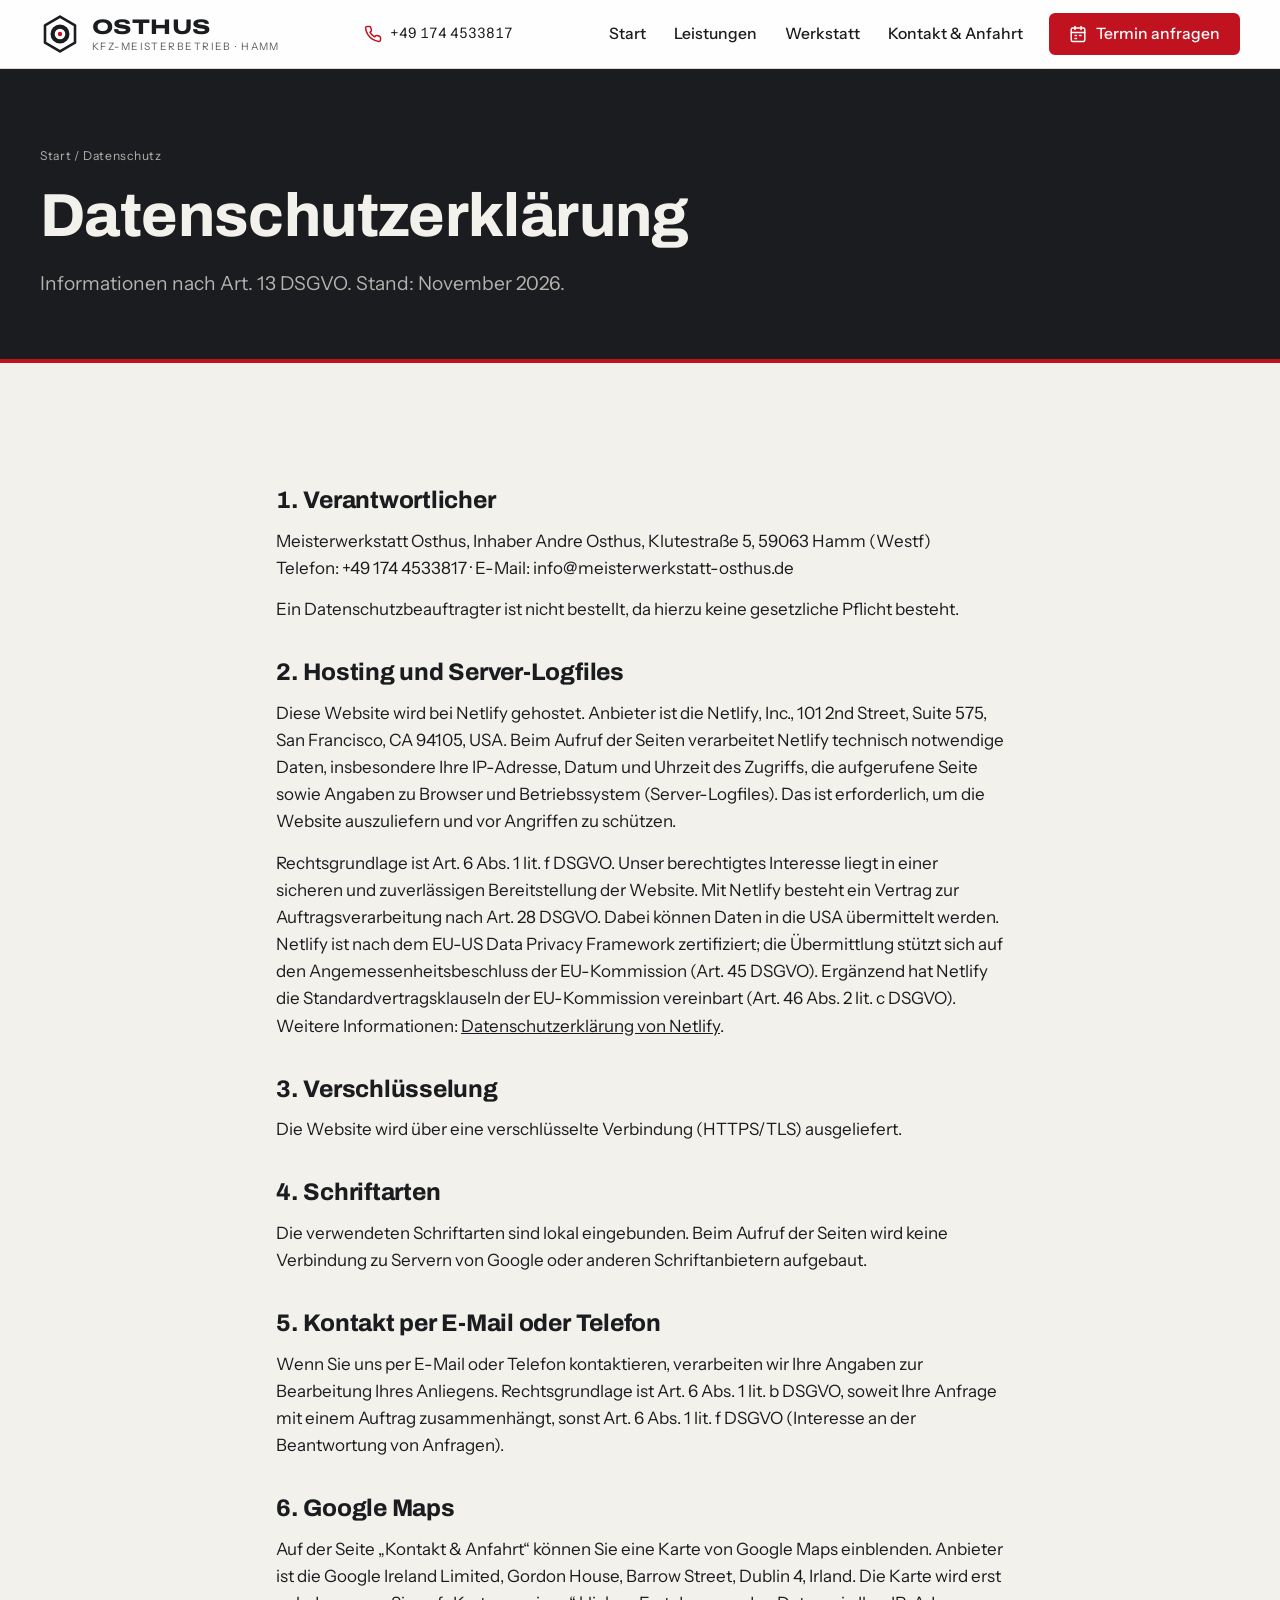
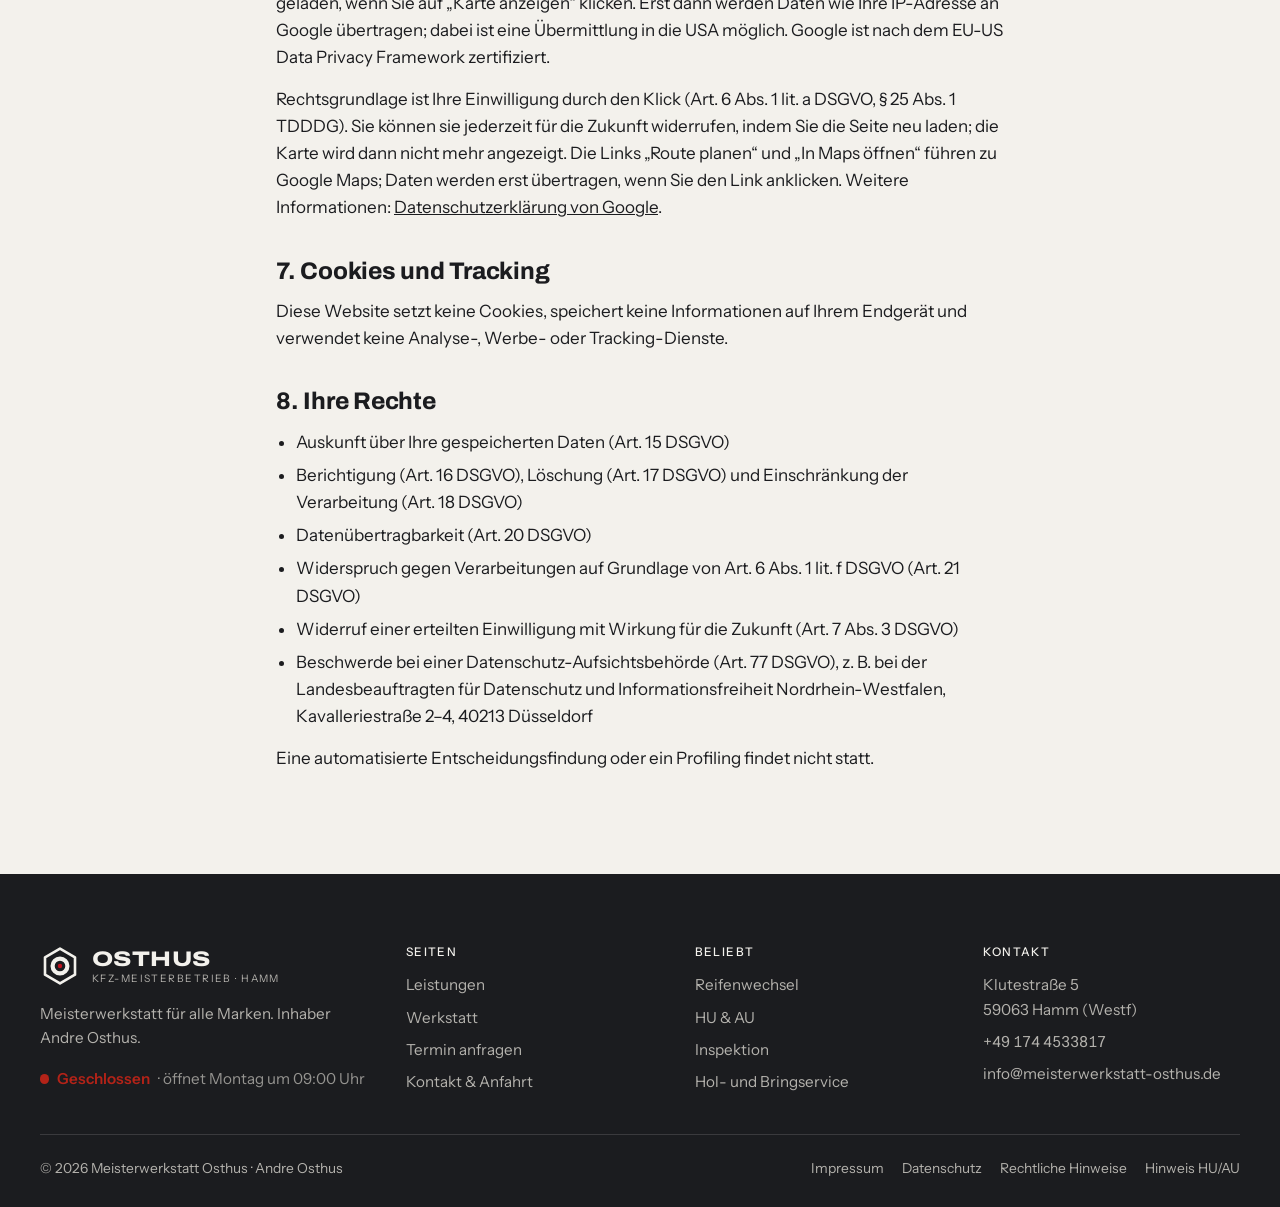
<file: datenschutz.html>
<!doctype html>
<html lang="de">
<head>
<meta charset="utf-8">
<meta name="viewport" content="width=device-width, initial-scale=1, viewport-fit=cover">
<title>Datenschutz – Meisterwerkstatt Osthus</title>
<meta name="description" content="Datenschutzerklärung der Meisterwerkstatt Osthus in Hamm.">
<meta name="theme-color" content="#1b1c1f">
<meta property="og:type" content="website">
<meta property="og:title" content="Datenschutz – Meisterwerkstatt Osthus">
<meta property="og:description" content="Datenschutzerklärung der Meisterwerkstatt Osthus in Hamm.">
<meta property="og:image" content="assets/img/werkstatt-halle.jpg">
<link rel="icon" href="assets/img/favicon.svg" type="image/svg+xml">
<link rel="preload" href="assets/fonts/archivo-var.woff2" as="font" type="font/woff2" crossorigin>
<link rel="stylesheet" href="assets/css/style.css">
<meta name="robots" content="noindex">
</head>
<body>
<a class="skip-link" href="#inhalt">Zum Inhalt springen</a>
<header class="site-header">
  <div class="wrap">
    <a class="brand" href="index.html" aria-label="Meisterwerkstatt Osthus – Startseite">
      <svg class="brand__mark" viewBox="0 0 40 40" aria-hidden="true"><path d="M20 2.6 35 11.3v17.4L20 37.4 5 28.7V11.3Z" fill="none" stroke="currentColor" stroke-width="2.6" stroke-linejoin="round"/><circle cx="20" cy="20" r="7.4" fill="none" stroke="currentColor" stroke-width="4.2"/><circle cx="20" cy="20" r="2.2" fill="var(--accent)"/></svg>
      <span class="brand__text"><span class="brand__name">OSTHUS</span><span class="brand__sub">Kfz-Meisterbetrieb · Hamm</span></span>
    </a>
    <a class="header-phone" href="tel:+491744533817"><svg viewBox="0 0 24 24" fill="none" stroke="currentColor" stroke-width="2" stroke-linecap="round" stroke-linejoin="round" aria-hidden="true"><path d="M22 16.9v3a2 2 0 0 1-2.2 2 19.8 19.8 0 0 1-8.6-3.1 19.5 19.5 0 0 1-6-6A19.8 19.8 0 0 1 2.1 4.2 2 2 0 0 1 4.1 2h3a2 2 0 0 1 2 1.7c.1.9.4 1.8.7 2.7a2 2 0 0 1-.5 2.1L8 9.8a16 16 0 0 0 6 6l1.3-1.3a2 2 0 0 1 2.1-.4c.9.3 1.8.6 2.7.7a2 2 0 0 1 1.7 2z"/></svg><span class="tnum">+49 174 4533817</span></a>
    <nav class="main-nav" id="main-nav" aria-label="Hauptnavigation">
      <a href="index.html">Start</a><a href="leistungen.html">Leistungen</a><a href="werkstatt.html">Werkstatt</a><a href="anfahrt.html">Kontakt &amp; Anfahrt</a>
      <a class="btn" href="termin.html"><svg viewBox="0 0 24 24" fill="none" stroke="currentColor" stroke-width="2" stroke-linecap="round" stroke-linejoin="round" aria-hidden="true"><rect x="3" y="4" width="18" height="18" rx="2"/><path d="M16 2v4M8 2v4M3 10h18M8 14h2M14 14h2M8 18h2"/></svg>Termin anfragen</a>
    </nav>
    <button class="nav-toggle" type="button" aria-controls="main-nav" aria-expanded="false" aria-label="Menü öffnen"><svg viewBox="0 0 24 24" fill="none" stroke="currentColor" stroke-width="2" stroke-linecap="round" stroke-linejoin="round" aria-hidden="true"><path d="M3 6h18M3 12h18M3 18h18"/></svg></button>
  </div>
</header>
<main id="inhalt">
<section class="page-head on-dark">
  <div class="wrap">
    <p class="breadcrumb"><a href="index.html">Start</a> / Datenschutz</p>
    <h1>Datenschutz&shy;erklärung</h1>
    <p class="lead">Informationen nach Art. 13 DSGVO. Stand: November 2026.</p>
  </div>
</section>
<section class="band">
  <div class="wrap legal">
    <h2>1. Verantwortlicher</h2>
    <p>Meisterwerkstatt Osthus, Inhaber Andre Osthus, Klutestraße 5, 59063 Hamm (Westf)<br>Telefon: +49 174 4533817 · E-Mail: info@meisterwerkstatt-osthus.de</p>
    <p>Ein Datenschutzbeauftragter ist nicht bestellt, da hierzu keine gesetzliche Pflicht besteht.</p>

    <h2>2. Hosting und Server-Logfiles</h2>
    <p>Diese Website wird bei Netlify gehostet. Anbieter ist die Netlify, Inc., 101 2nd Street, Suite 575, San Francisco, CA 94105, USA. Beim Aufruf der Seiten verarbeitet Netlify technisch notwendige Daten, insbesondere Ihre IP-Adresse, Datum und Uhrzeit des Zugriffs, die aufgerufene Seite sowie Angaben zu Browser und Betriebssystem (Server-Logfiles). Das ist erforderlich, um die Website auszuliefern und vor Angriffen zu schützen.</p>
    <p>Rechtsgrundlage ist Art. 6 Abs. 1 lit. f DSGVO. Unser berechtigtes Interesse liegt in einer sicheren und zuverlässigen Bereitstellung der Website. Mit Netlify besteht ein Vertrag zur Auftragsverarbeitung nach Art. 28 DSGVO. Dabei können Daten in die USA übermittelt werden. Netlify ist nach dem EU-US Data Privacy Framework zertifiziert; die Übermittlung stützt sich auf den Angemessenheitsbeschluss der EU-Kommission (Art. 45 DSGVO). Ergänzend hat Netlify die Standardvertragsklauseln der EU-Kommission vereinbart (Art. 46 Abs. 2 lit. c DSGVO). Weitere Informationen: <a href="https://www.netlify.com/privacy/" target="_blank" rel="noopener">Datenschutzerklärung von Netlify</a>.</p>

    <h2>3. Verschlüsselung</h2>
    <p>Die Website wird über eine verschlüsselte Verbindung (HTTPS/TLS) ausgeliefert.</p>

    <h2>4. Schriftarten</h2>
    <p>Die verwendeten Schriftarten sind lokal eingebunden. Beim Aufruf der Seiten wird keine Verbindung zu Servern von Google oder anderen Schriftanbietern aufgebaut.</p>

    <h2>5. Kontakt per E-Mail oder Telefon</h2>
    <p>Wenn Sie uns per E-Mail oder Telefon kontaktieren, verarbeiten wir Ihre Angaben zur Bearbeitung Ihres Anliegens. Rechtsgrundlage ist Art. 6 Abs. 1 lit. b DSGVO, soweit Ihre Anfrage mit einem Auftrag zusammenhängt, sonst Art. 6 Abs. 1 lit. f DSGVO (Interesse an der Beantwortung von Anfragen).</p>

    <h2>6. Google Maps</h2>
    <p>Auf der Seite „Kontakt &amp; Anfahrt“ können Sie eine Karte von Google Maps einblenden. Anbieter ist die Google Ireland Limited, Gordon House, Barrow Street, Dublin 4, Irland. Die Karte wird erst geladen, wenn Sie auf „Karte anzeigen“ klicken. Erst dann werden Daten wie Ihre IP-Adresse an Google übertragen; dabei ist eine Übermittlung in die USA möglich. Google ist nach dem EU-US Data Privacy Framework zertifiziert.</p>
    <p>Rechtsgrundlage ist Ihre Einwilligung durch den Klick (Art. 6 Abs. 1 lit. a DSGVO, § 25 Abs. 1 TDDDG). Sie können sie jederzeit für die Zukunft widerrufen, indem Sie die Seite neu laden; die Karte wird dann nicht mehr angezeigt. Die Links „Route planen“ und „In Maps öffnen“ führen zu Google Maps; Daten werden erst übertragen, wenn Sie den Link anklicken. Weitere Informationen: <a href="https://policies.google.com/privacy?hl=de" target="_blank" rel="noopener">Datenschutzerklärung von Google</a>.</p>

    <h2>7. Cookies und Tracking</h2>
    <p>Diese Website setzt keine Cookies, speichert keine Informationen auf Ihrem Endgerät und verwendet keine Analyse-, Werbe- oder Tracking-Dienste.</p>

    <h2>8. Ihre Rechte</h2>
    <ul>
      <li>Auskunft über Ihre gespeicherten Daten (Art. 15 DSGVO)</li>
      <li>Berichtigung (Art. 16 DSGVO), Löschung (Art. 17 DSGVO) und Einschränkung der Verarbeitung (Art. 18 DSGVO)</li>
      <li>Datenübertragbarkeit (Art. 20 DSGVO)</li>
      <li>Widerspruch gegen Verarbeitungen auf Grundlage von Art. 6 Abs. 1 lit. f DSGVO (Art. 21 DSGVO)</li>
      <li>Widerruf einer erteilten Einwilligung mit Wirkung für die Zukunft (Art. 7 Abs. 3 DSGVO)</li>
      <li>Beschwerde bei einer Datenschutz-Aufsichtsbehörde (Art. 77 DSGVO), z. B. bei der Landesbeauftragten für Datenschutz und Informationsfreiheit Nordrhein-Westfalen, Kavalleriestraße 2–4, 40213 Düsseldorf</li>
    </ul>
    <p>Eine automatisierte Entscheidungsfindung oder ein Profiling findet nicht statt.</p>
  </div>
</section>
</main>
<footer class="site-footer on-dark">
  <div class="wrap">
    <div class="footer-grid">
      <div class="footer-about">
        <a class="brand" href="index.html" aria-label="Meisterwerkstatt Osthus – Startseite">
          <svg class="brand__mark" viewBox="0 0 40 40" aria-hidden="true"><path d="M20 2.6 35 11.3v17.4L20 37.4 5 28.7V11.3Z" fill="none" stroke="currentColor" stroke-width="2.6" stroke-linejoin="round"/><circle cx="20" cy="20" r="7.4" fill="none" stroke="currentColor" stroke-width="4.2"/><circle cx="20" cy="20" r="2.2" fill="var(--accent)"/></svg>
          <span class="brand__text"><span class="brand__name">OSTHUS</span><span class="brand__sub">Kfz-Meisterbetrieb · Hamm</span></span>
        </a>
        <p>Meisterwerkstatt für alle Marken. Inhaber Andre Osthus.</p>
        <span class="status" data-status></span>
      </div>
      <div>
        <h4>Seiten</h4>
        <ul>
          <li><a href="leistungen.html">Leistungen</a></li>
          <li><a href="werkstatt.html">Werkstatt</a></li>
          <li><a href="termin.html">Termin anfragen</a></li>
          <li><a href="anfahrt.html">Kontakt &amp; Anfahrt</a></li>
        </ul>
      </div>
      <div>
        <h4>Beliebt</h4>
        <ul>
          <li><a href="leistungen.html#reifen">Reifenwechsel</a></li>
          <li><a href="leistungen.html#tuev">HU &amp; AU</a></li>
          <li><a href="leistungen.html#service">Inspektion</a></li>
          <li><a href="leistungen.html#holbring">Hol- und Bringservice</a></li>
        </ul>
      </div>
      <div>
        <h4>Kontakt</h4>
        <ul>
          <li>Klutestraße 5<br>59063 Hamm (Westf)</li>
          <li><a class="tnum" href="tel:+491744533817">+49 174 4533817</a></li>
          <li><a href="mailto:info@meisterwerkstatt-osthus.de">info@meisterwerkstatt-osthus.de</a></li>
        </ul>
      </div>
    </div>
    <div class="footer-bottom">
      <span>© <span data-year>2026</span> Meisterwerkstatt Osthus · Andre Osthus</span>
      <nav aria-label="Rechtliches"><a href="impressum.html">Impressum</a><a href="datenschutz.html">Datenschutz</a><a href="rechtliche-hinweise.html">Rechtliche Hinweise</a><a href="hinweis-hu-au.html">Hinweis HU/AU</a></nav>
    </div>
  </div>
</footer>
<nav class="quickbar" aria-label="Schnellkontakt">
  <a href="tel:+491744533817"><svg viewBox="0 0 24 24" fill="none" stroke="currentColor" stroke-width="2" stroke-linecap="round" stroke-linejoin="round" aria-hidden="true"><path d="M22 16.9v3a2 2 0 0 1-2.2 2 19.8 19.8 0 0 1-8.6-3.1 19.5 19.5 0 0 1-6-6A19.8 19.8 0 0 1 2.1 4.2 2 2 0 0 1 4.1 2h3a2 2 0 0 1 2 1.7c.1.9.4 1.8.7 2.7a2 2 0 0 1-.5 2.1L8 9.8a16 16 0 0 0 6 6l1.3-1.3a2 2 0 0 1 2.1-.4c.9.3 1.8.6 2.7.7a2 2 0 0 1 1.7 2z"/></svg>Anrufen</a>
  <a class="is-primary" href="termin.html"><svg viewBox="0 0 24 24" fill="none" stroke="currentColor" stroke-width="2" stroke-linecap="round" stroke-linejoin="round" aria-hidden="true"><rect x="3" y="4" width="18" height="18" rx="2"/><path d="M16 2v4M8 2v4M3 10h18M8 14h2M14 14h2M8 18h2"/></svg>Termin</a>
  <a href="https://www.google.com/maps/dir/?api=1&destination=Klutestra%C3%9Fe+5%2C+59063+Hamm" target="_blank" rel="noopener"><svg viewBox="0 0 24 24" fill="none" stroke="currentColor" stroke-width="2" stroke-linecap="round" stroke-linejoin="round" aria-hidden="true"><circle cx="6" cy="19" r="3"/><path d="M9 19h8.5a3.5 3.5 0 0 0 0-7h-11a3.5 3.5 0 0 1 0-7H15"/><circle cx="18" cy="5" r="3"/></svg>Route</a>
</nav>
<script src="assets/js/main.js" defer></script>
</body>
</html>
</file>
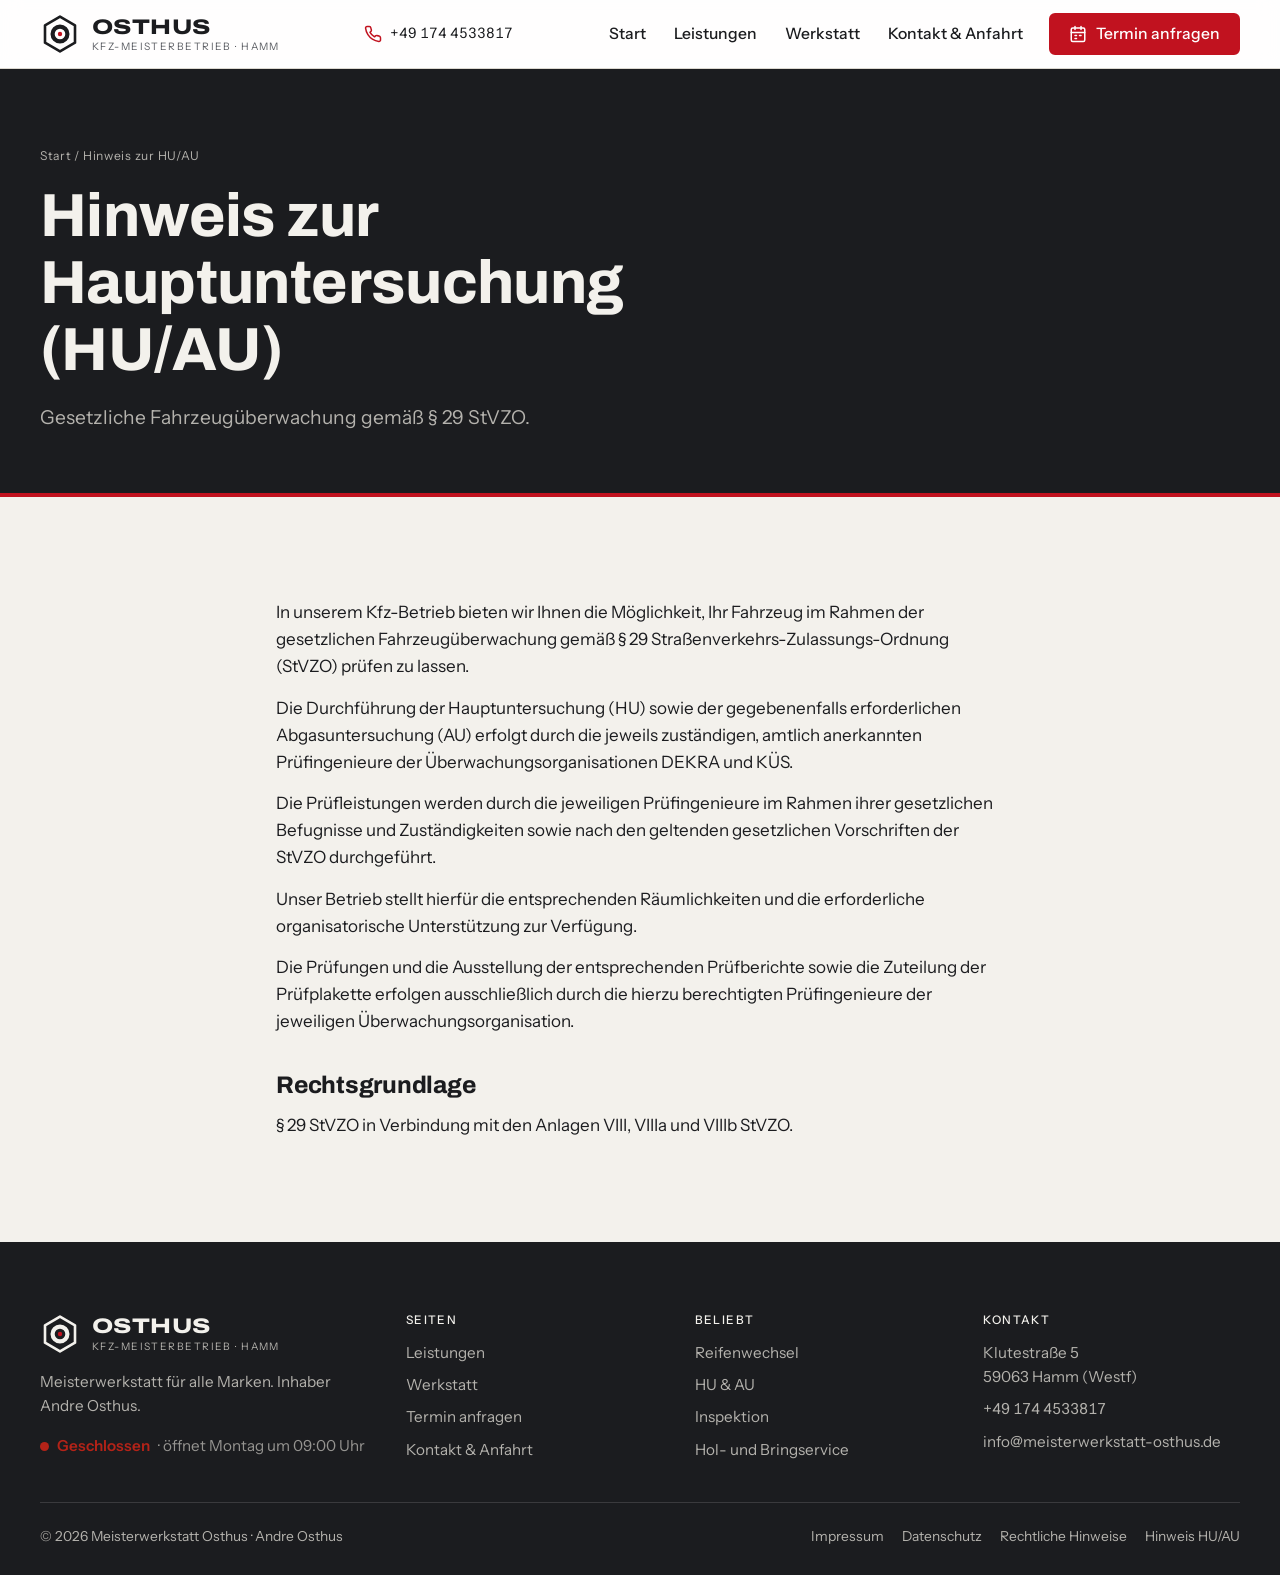
<file: hinweis-hu-au.html>
<!doctype html>
<html lang="de">
<head>
<meta charset="utf-8">
<meta name="viewport" content="width=device-width, initial-scale=1, viewport-fit=cover">
<title>Hinweis zur Hauptuntersuchung (HU/AU) – Meisterwerkstatt Osthus</title>
<meta name="description" content="Rechtlicher Hinweis zur Hauptuntersuchung (HU) und Abgasuntersuchung (AU) nach § 29 StVZO in der Meisterwerkstatt Osthus in Hamm, durchgeführt durch Prüfingenieure von DEKRA und KÜS.">
<meta name="theme-color" content="#1b1c1f">
<meta property="og:type" content="website">
<meta property="og:title" content="Hinweis zur Hauptuntersuchung (HU/AU) – Meisterwerkstatt Osthus">
<meta property="og:description" content="Rechtlicher Hinweis zur Hauptuntersuchung (HU) und Abgasuntersuchung (AU) nach § 29 StVZO.">
<meta property="og:image" content="assets/img/werkstatt-halle.jpg">
<link rel="icon" href="assets/img/favicon.svg" type="image/svg+xml">
<link rel="preload" href="assets/fonts/archivo-var.woff2" as="font" type="font/woff2" crossorigin>
<link rel="stylesheet" href="assets/css/style.css">
<meta name="robots" content="noindex">
</head>
<body>
<a class="skip-link" href="#inhalt">Zum Inhalt springen</a>
<header class="site-header">
  <div class="wrap">
    <a class="brand" href="index.html" aria-label="Meisterwerkstatt Osthus – Startseite">
      <svg class="brand__mark" viewBox="0 0 40 40" aria-hidden="true"><path d="M20 2.6 35 11.3v17.4L20 37.4 5 28.7V11.3Z" fill="none" stroke="currentColor" stroke-width="2.6" stroke-linejoin="round"/><circle cx="20" cy="20" r="7.4" fill="none" stroke="currentColor" stroke-width="4.2"/><circle cx="20" cy="20" r="2.2" fill="var(--accent)"/></svg>
      <span class="brand__text"><span class="brand__name">OSTHUS</span><span class="brand__sub">Kfz-Meisterbetrieb · Hamm</span></span>
    </a>
    <a class="header-phone" href="tel:+491744533817"><svg viewBox="0 0 24 24" fill="none" stroke="currentColor" stroke-width="2" stroke-linecap="round" stroke-linejoin="round" aria-hidden="true"><path d="M22 16.9v3a2 2 0 0 1-2.2 2 19.8 19.8 0 0 1-8.6-3.1 19.5 19.5 0 0 1-6-6A19.8 19.8 0 0 1 2.1 4.2 2 2 0 0 1 4.1 2h3a2 2 0 0 1 2 1.7c.1.9.4 1.8.7 2.7a2 2 0 0 1-.5 2.1L8 9.8a16 16 0 0 0 6 6l1.3-1.3a2 2 0 0 1 2.1-.4c.9.3 1.8.6 2.7.7a2 2 0 0 1 1.7 2z"/></svg><span class="tnum">+49 174 4533817</span></a>
    <nav class="main-nav" id="main-nav" aria-label="Hauptnavigation">
      <a href="index.html">Start</a><a href="leistungen.html">Leistungen</a><a href="werkstatt.html">Werkstatt</a><a href="anfahrt.html">Kontakt &amp; Anfahrt</a>
      <a class="btn" href="termin.html"><svg viewBox="0 0 24 24" fill="none" stroke="currentColor" stroke-width="2" stroke-linecap="round" stroke-linejoin="round" aria-hidden="true"><rect x="3" y="4" width="18" height="18" rx="2"/><path d="M16 2v4M8 2v4M3 10h18M8 14h2M14 14h2M8 18h2"/></svg>Termin anfragen</a>
    </nav>
    <button class="nav-toggle" type="button" aria-controls="main-nav" aria-expanded="false" aria-label="Menü öffnen"><svg viewBox="0 0 24 24" fill="none" stroke="currentColor" stroke-width="2" stroke-linecap="round" stroke-linejoin="round" aria-hidden="true"><path d="M3 6h18M3 12h18M3 18h18"/></svg></button>
  </div>
</header>
<main id="inhalt">
<section class="page-head on-dark">
  <div class="wrap">
    <p class="breadcrumb"><a href="index.html">Start</a> / Hinweis zur HU/AU</p>
    <h1>Hinweis zur Hauptuntersuchung (HU/AU)</h1>
    <p class="lead">Gesetzliche Fahrzeugüberwachung gemäß § 29 StVZO.</p>
  </div>
</section>
<section class="band">
  <div class="wrap legal">
    <p>In unserem Kfz-Betrieb bieten wir Ihnen die Möglichkeit, Ihr Fahrzeug im Rahmen der gesetzlichen Fahrzeugüberwachung gemäß § 29 Straßenverkehrs-Zulassungs-Ordnung (StVZO) prüfen zu lassen.</p>
    <p>Die Durchführung der Hauptuntersuchung (HU) sowie der gegebenenfalls erforderlichen Abgasuntersuchung (AU) erfolgt durch die jeweils zuständigen, amtlich anerkannten Prüfingenieure der Überwachungsorganisationen DEKRA und KÜS.</p>
    <p>Die Prüfleistungen werden durch die jeweiligen Prüfingenieure im Rahmen ihrer gesetzlichen Befugnisse und Zuständigkeiten sowie nach den geltenden gesetzlichen Vorschriften der StVZO durchgeführt.</p>
    <p>Unser Betrieb stellt hierfür die entsprechenden Räumlichkeiten und die erforderliche organisatorische Unterstützung zur Verfügung.</p>
    <p>Die Prüfungen und die Ausstellung der entsprechenden Prüfberichte sowie die Zuteilung der Prüfplakette erfolgen ausschließlich durch die hierzu berechtigten Prüfingenieure der jeweiligen Überwachungsorganisation.</p>
    <h2>Rechtsgrundlage</h2>
    <p>§ 29 StVZO in Verbindung mit den Anlagen VIII, VIIIa und VIIIb StVZO.</p>
  </div>
</section>
</main>
<footer class="site-footer on-dark">
  <div class="wrap">
    <div class="footer-grid">
      <div class="footer-about">
        <a class="brand" href="index.html" aria-label="Meisterwerkstatt Osthus – Startseite">
          <svg class="brand__mark" viewBox="0 0 40 40" aria-hidden="true"><path d="M20 2.6 35 11.3v17.4L20 37.4 5 28.7V11.3Z" fill="none" stroke="currentColor" stroke-width="2.6" stroke-linejoin="round"/><circle cx="20" cy="20" r="7.4" fill="none" stroke="currentColor" stroke-width="4.2"/><circle cx="20" cy="20" r="2.2" fill="var(--accent)"/></svg>
          <span class="brand__text"><span class="brand__name">OSTHUS</span><span class="brand__sub">Kfz-Meisterbetrieb · Hamm</span></span>
        </a>
        <p>Meisterwerkstatt für alle Marken. Inhaber Andre Osthus.</p>
        <span class="status" data-status></span>
      </div>
      <div>
        <h4>Seiten</h4>
        <ul>
          <li><a href="leistungen.html">Leistungen</a></li>
          <li><a href="werkstatt.html">Werkstatt</a></li>
          <li><a href="termin.html">Termin anfragen</a></li>
          <li><a href="anfahrt.html">Kontakt &amp; Anfahrt</a></li>
        </ul>
      </div>
      <div>
        <h4>Beliebt</h4>
        <ul>
          <li><a href="leistungen.html#reifen">Reifenwechsel</a></li>
          <li><a href="leistungen.html#tuev">HU &amp; AU</a></li>
          <li><a href="leistungen.html#service">Inspektion</a></li>
          <li><a href="leistungen.html#holbring">Hol- und Bringservice</a></li>
        </ul>
      </div>
      <div>
        <h4>Kontakt</h4>
        <ul>
          <li>Klutestraße 5<br>59063 Hamm (Westf)</li>
          <li><a class="tnum" href="tel:+491744533817">+49 174 4533817</a></li>
          <li><a href="mailto:info@meisterwerkstatt-osthus.de">info@meisterwerkstatt-osthus.de</a></li>
        </ul>
      </div>
    </div>
    <div class="footer-bottom">
      <span>© <span data-year>2026</span> Meisterwerkstatt Osthus · Andre Osthus</span>
      <nav aria-label="Rechtliches"><a href="impressum.html">Impressum</a><a href="datenschutz.html">Datenschutz</a><a href="rechtliche-hinweise.html">Rechtliche Hinweise</a><a href="hinweis-hu-au.html">Hinweis HU/AU</a></nav>
    </div>
  </div>
</footer>
<nav class="quickbar" aria-label="Schnellkontakt">
  <a href="tel:+491744533817"><svg viewBox="0 0 24 24" fill="none" stroke="currentColor" stroke-width="2" stroke-linecap="round" stroke-linejoin="round" aria-hidden="true"><path d="M22 16.9v3a2 2 0 0 1-2.2 2 19.8 19.8 0 0 1-8.6-3.1 19.5 19.5 0 0 1-6-6A19.8 19.8 0 0 1 2.1 4.2 2 2 0 0 1 4.1 2h3a2 2 0 0 1 2 1.7c.1.9.4 1.8.7 2.7a2 2 0 0 1-.5 2.1L8 9.8a16 16 0 0 0 6 6l1.3-1.3a2 2 0 0 1 2.1-.4c.9.3 1.8.6 2.7.7a2 2 0 0 1 1.7 2z"/></svg>Anrufen</a>
  <a class="is-primary" href="termin.html"><svg viewBox="0 0 24 24" fill="none" stroke="currentColor" stroke-width="2" stroke-linecap="round" stroke-linejoin="round" aria-hidden="true"><rect x="3" y="4" width="18" height="18" rx="2"/><path d="M16 2v4M8 2v4M3 10h18M8 14h2M14 14h2M8 18h2"/></svg>Termin</a>
  <a href="https://www.google.com/maps/dir/?api=1&destination=Klutestra%C3%9Fe+5%2C+59063+Hamm" target="_blank" rel="noopener"><svg viewBox="0 0 24 24" fill="none" stroke="currentColor" stroke-width="2" stroke-linecap="round" stroke-linejoin="round" aria-hidden="true"><circle cx="6" cy="19" r="3"/><path d="M9 19h8.5a3.5 3.5 0 0 0 0-7h-11a3.5 3.5 0 0 1 0-7H15"/><circle cx="18" cy="5" r="3"/></svg>Route</a>
</nav>
<script src="assets/js/main.js" defer></script>
</body>
</html>
</file>
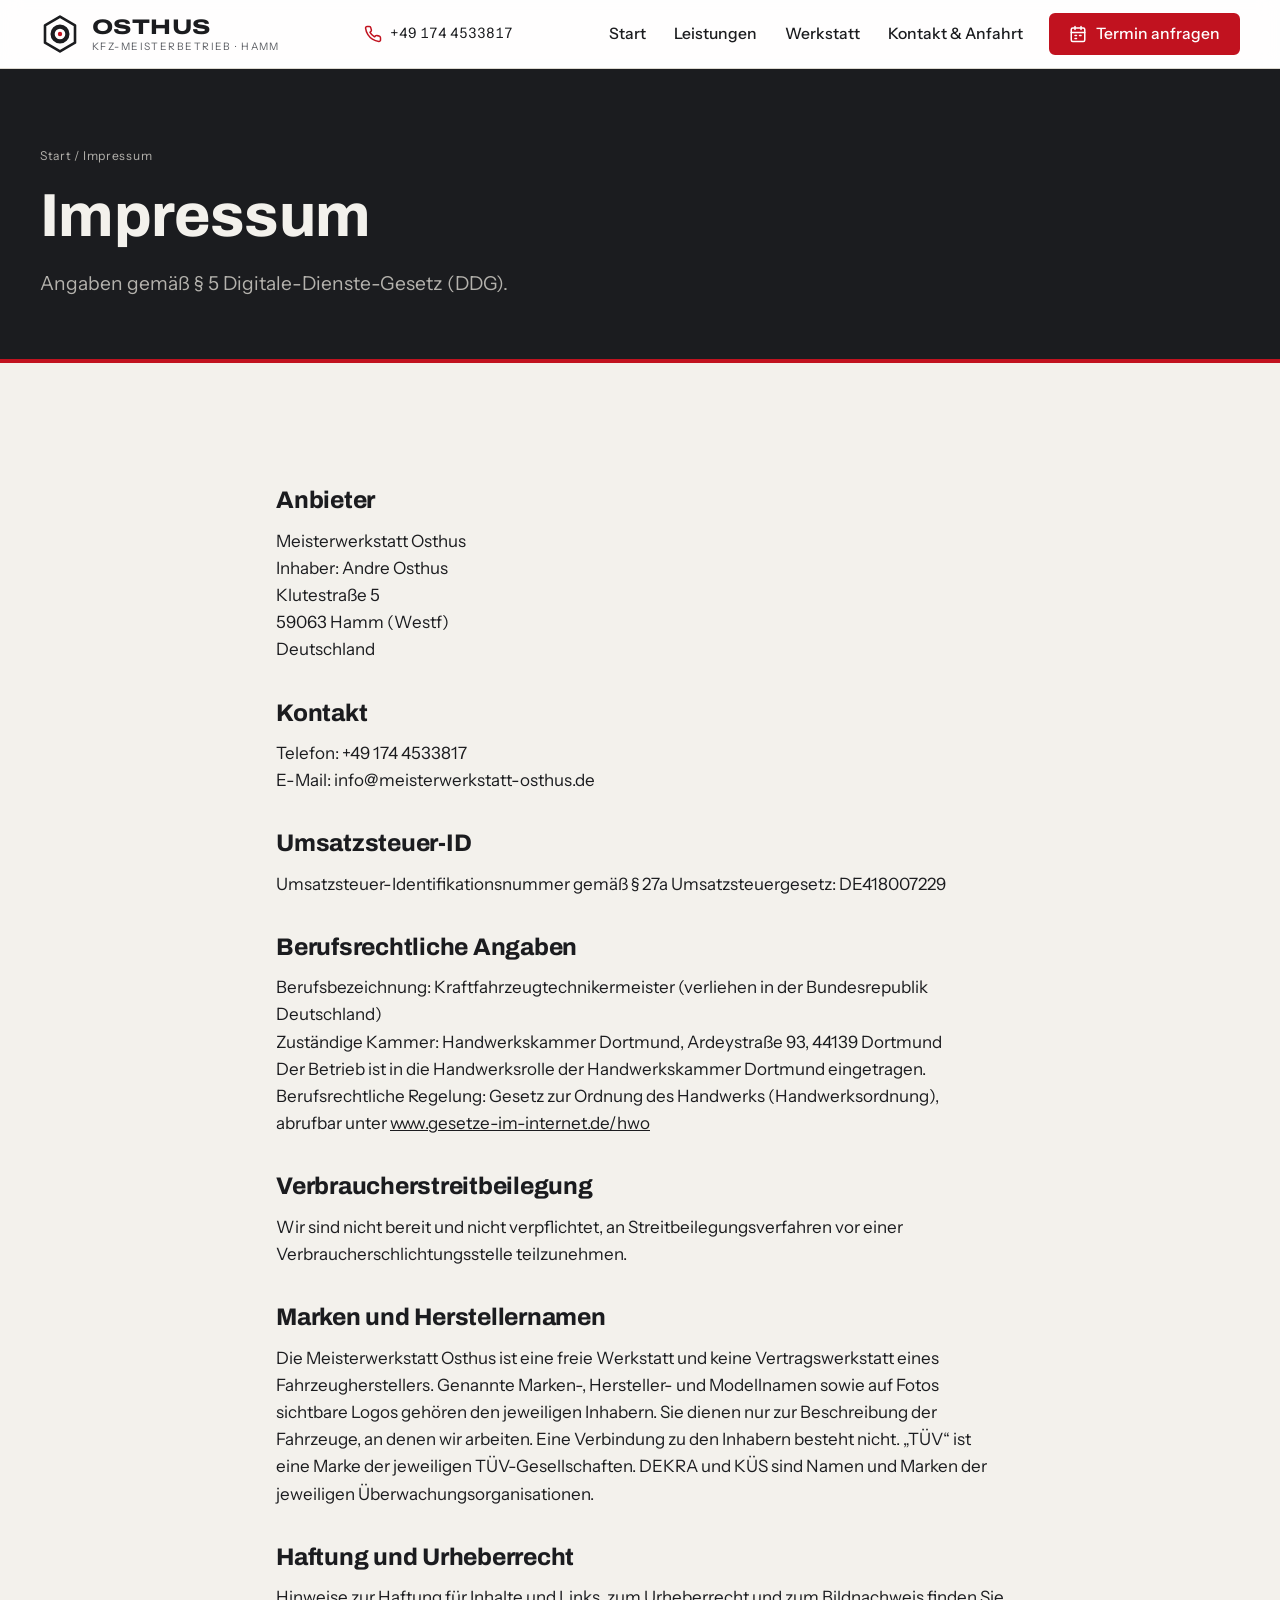
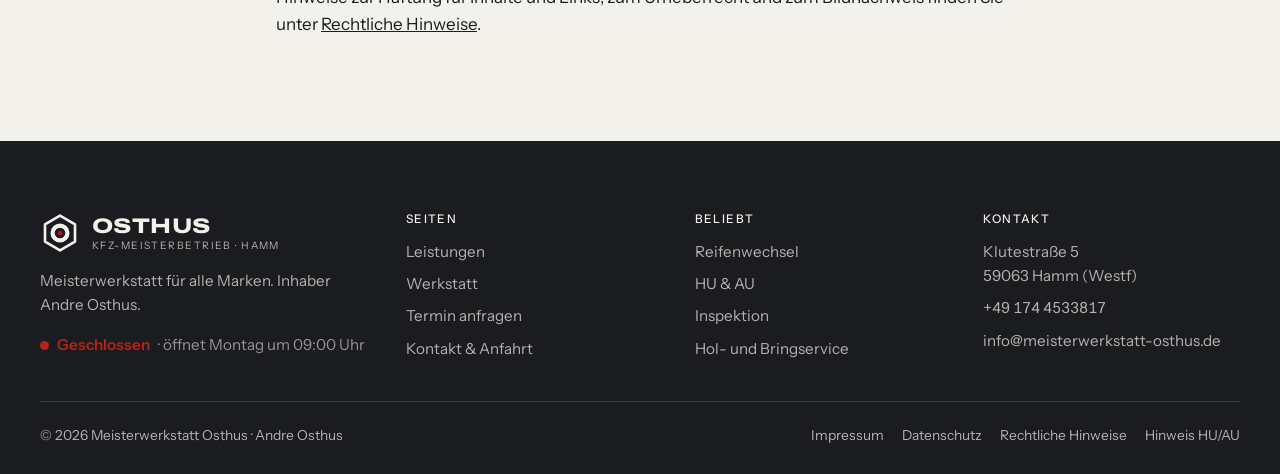
<file: impressum.html>
<!doctype html>
<html lang="de">
<head>
<meta charset="utf-8">
<meta name="viewport" content="width=device-width, initial-scale=1, viewport-fit=cover">
<title>Impressum – Meisterwerkstatt Osthus</title>
<meta name="description" content="Impressum der Meisterwerkstatt Osthus, Inhaber Andre Osthus, Klutestraße 5, 59063 Hamm.">
<meta name="theme-color" content="#1b1c1f">
<meta property="og:type" content="website">
<meta property="og:title" content="Impressum – Meisterwerkstatt Osthus">
<meta property="og:description" content="Impressum der Meisterwerkstatt Osthus, Inhaber Andre Osthus, Klutestraße 5, 59063 Hamm.">
<meta property="og:image" content="assets/img/werkstatt-halle.jpg">
<link rel="icon" href="assets/img/favicon.svg" type="image/svg+xml">
<link rel="preload" href="assets/fonts/archivo-var.woff2" as="font" type="font/woff2" crossorigin>
<link rel="stylesheet" href="assets/css/style.css">
<meta name="robots" content="noindex">
</head>
<body>
<a class="skip-link" href="#inhalt">Zum Inhalt springen</a>
<header class="site-header">
  <div class="wrap">
    <a class="brand" href="index.html" aria-label="Meisterwerkstatt Osthus – Startseite">
      <svg class="brand__mark" viewBox="0 0 40 40" aria-hidden="true"><path d="M20 2.6 35 11.3v17.4L20 37.4 5 28.7V11.3Z" fill="none" stroke="currentColor" stroke-width="2.6" stroke-linejoin="round"/><circle cx="20" cy="20" r="7.4" fill="none" stroke="currentColor" stroke-width="4.2"/><circle cx="20" cy="20" r="2.2" fill="var(--accent)"/></svg>
      <span class="brand__text"><span class="brand__name">OSTHUS</span><span class="brand__sub">Kfz-Meisterbetrieb · Hamm</span></span>
    </a>
    <a class="header-phone" href="tel:+491744533817"><svg viewBox="0 0 24 24" fill="none" stroke="currentColor" stroke-width="2" stroke-linecap="round" stroke-linejoin="round" aria-hidden="true"><path d="M22 16.9v3a2 2 0 0 1-2.2 2 19.8 19.8 0 0 1-8.6-3.1 19.5 19.5 0 0 1-6-6A19.8 19.8 0 0 1 2.1 4.2 2 2 0 0 1 4.1 2h3a2 2 0 0 1 2 1.7c.1.9.4 1.8.7 2.7a2 2 0 0 1-.5 2.1L8 9.8a16 16 0 0 0 6 6l1.3-1.3a2 2 0 0 1 2.1-.4c.9.3 1.8.6 2.7.7a2 2 0 0 1 1.7 2z"/></svg><span class="tnum">+49 174 4533817</span></a>
    <nav class="main-nav" id="main-nav" aria-label="Hauptnavigation">
      <a href="index.html">Start</a><a href="leistungen.html">Leistungen</a><a href="werkstatt.html">Werkstatt</a><a href="anfahrt.html">Kontakt &amp; Anfahrt</a>
      <a class="btn" href="termin.html"><svg viewBox="0 0 24 24" fill="none" stroke="currentColor" stroke-width="2" stroke-linecap="round" stroke-linejoin="round" aria-hidden="true"><rect x="3" y="4" width="18" height="18" rx="2"/><path d="M16 2v4M8 2v4M3 10h18M8 14h2M14 14h2M8 18h2"/></svg>Termin anfragen</a>
    </nav>
    <button class="nav-toggle" type="button" aria-controls="main-nav" aria-expanded="false" aria-label="Menü öffnen"><svg viewBox="0 0 24 24" fill="none" stroke="currentColor" stroke-width="2" stroke-linecap="round" stroke-linejoin="round" aria-hidden="true"><path d="M3 6h18M3 12h18M3 18h18"/></svg></button>
  </div>
</header>
<main id="inhalt">
<section class="page-head on-dark">
  <div class="wrap">
    <p class="breadcrumb"><a href="index.html">Start</a> / Impressum</p>
    <h1>Impressum</h1>
    <p class="lead">Angaben gemäß § 5 Digitale-Dienste-Gesetz (DDG).</p>
  </div>
</section>
<section class="band">
  <div class="wrap legal">
    <h2>Anbieter</h2>
    <p>Meisterwerkstatt Osthus<br>Inhaber: Andre Osthus<br>Klutestraße 5<br>59063 Hamm (Westf)<br>Deutschland</p>
    <h2>Kontakt</h2>
    <p>Telefon: +49 174 4533817<br>E-Mail: info@meisterwerkstatt-osthus.de</p>
    <h2>Umsatzsteuer-ID</h2>
    <p>Umsatzsteuer-Identifikationsnummer gemäß § 27a Umsatzsteuergesetz: DE418007229</p>
    <h2>Berufsrechtliche Angaben</h2>
    <p>Berufsbezeichnung: Kraftfahrzeugtechnikermeister (verliehen in der Bundesrepublik Deutschland)<br>
    Zuständige Kammer: Handwerkskammer Dortmund, Ardeystraße 93, 44139 Dortmund<br>
    Der Betrieb ist in die Handwerksrolle der Handwerkskammer Dortmund eingetragen.<br>
    Berufsrechtliche Regelung: Gesetz zur Ordnung des Handwerks (Handwerksordnung), abrufbar unter <a href="https://www.gesetze-im-internet.de/hwo/" target="_blank" rel="noopener">www.gesetze-im-internet.de/hwo</a></p>
    <h2>Verbraucher&shy;streitbeilegung</h2>
    <p>Wir sind nicht bereit und nicht verpflichtet, an Streitbeilegungsverfahren vor einer Verbraucherschlichtungsstelle teilzunehmen.</p>
    <h2>Marken und Herstellernamen</h2>
    <p>Die Meisterwerkstatt Osthus ist eine freie Werkstatt und keine Vertragswerkstatt eines Fahrzeugherstellers. Genannte Marken-, Hersteller- und Modellnamen sowie auf Fotos sichtbare Logos gehören den jeweiligen Inhabern. Sie dienen nur zur Beschreibung der Fahrzeuge, an denen wir arbeiten. Eine Verbindung zu den Inhabern besteht nicht. „TÜV“ ist eine Marke der jeweiligen TÜV-Gesellschaften. DEKRA und KÜS sind Namen und Marken der jeweiligen Überwachungsorganisationen.</p>
    <h2>Haftung und Urheberrecht</h2>
    <p>Hinweise zur Haftung für Inhalte und Links, zum Urheberrecht und zum Bildnachweis finden Sie unter <a href="rechtliche-hinweise.html">Rechtliche Hinweise</a>.</p>
  </div>
</section>
</main>
<footer class="site-footer on-dark">
  <div class="wrap">
    <div class="footer-grid">
      <div class="footer-about">
        <a class="brand" href="index.html" aria-label="Meisterwerkstatt Osthus – Startseite">
          <svg class="brand__mark" viewBox="0 0 40 40" aria-hidden="true"><path d="M20 2.6 35 11.3v17.4L20 37.4 5 28.7V11.3Z" fill="none" stroke="currentColor" stroke-width="2.6" stroke-linejoin="round"/><circle cx="20" cy="20" r="7.4" fill="none" stroke="currentColor" stroke-width="4.2"/><circle cx="20" cy="20" r="2.2" fill="var(--accent)"/></svg>
          <span class="brand__text"><span class="brand__name">OSTHUS</span><span class="brand__sub">Kfz-Meisterbetrieb · Hamm</span></span>
        </a>
        <p>Meisterwerkstatt für alle Marken. Inhaber Andre Osthus.</p>
        <span class="status" data-status></span>
      </div>
      <div>
        <h4>Seiten</h4>
        <ul>
          <li><a href="leistungen.html">Leistungen</a></li>
          <li><a href="werkstatt.html">Werkstatt</a></li>
          <li><a href="termin.html">Termin anfragen</a></li>
          <li><a href="anfahrt.html">Kontakt &amp; Anfahrt</a></li>
        </ul>
      </div>
      <div>
        <h4>Beliebt</h4>
        <ul>
          <li><a href="leistungen.html#reifen">Reifenwechsel</a></li>
          <li><a href="leistungen.html#tuev">HU &amp; AU</a></li>
          <li><a href="leistungen.html#service">Inspektion</a></li>
          <li><a href="leistungen.html#holbring">Hol- und Bringservice</a></li>
        </ul>
      </div>
      <div>
        <h4>Kontakt</h4>
        <ul>
          <li>Klutestraße 5<br>59063 Hamm (Westf)</li>
          <li><a class="tnum" href="tel:+491744533817">+49 174 4533817</a></li>
          <li><a href="mailto:info@meisterwerkstatt-osthus.de">info@meisterwerkstatt-osthus.de</a></li>
        </ul>
      </div>
    </div>
    <div class="footer-bottom">
      <span>© <span data-year>2026</span> Meisterwerkstatt Osthus · Andre Osthus</span>
      <nav aria-label="Rechtliches"><a href="impressum.html">Impressum</a><a href="datenschutz.html">Datenschutz</a><a href="rechtliche-hinweise.html">Rechtliche Hinweise</a><a href="hinweis-hu-au.html">Hinweis HU/AU</a></nav>
    </div>
  </div>
</footer>
<nav class="quickbar" aria-label="Schnellkontakt">
  <a href="tel:+491744533817"><svg viewBox="0 0 24 24" fill="none" stroke="currentColor" stroke-width="2" stroke-linecap="round" stroke-linejoin="round" aria-hidden="true"><path d="M22 16.9v3a2 2 0 0 1-2.2 2 19.8 19.8 0 0 1-8.6-3.1 19.5 19.5 0 0 1-6-6A19.8 19.8 0 0 1 2.1 4.2 2 2 0 0 1 4.1 2h3a2 2 0 0 1 2 1.7c.1.9.4 1.8.7 2.7a2 2 0 0 1-.5 2.1L8 9.8a16 16 0 0 0 6 6l1.3-1.3a2 2 0 0 1 2.1-.4c.9.3 1.8.6 2.7.7a2 2 0 0 1 1.7 2z"/></svg>Anrufen</a>
  <a class="is-primary" href="termin.html"><svg viewBox="0 0 24 24" fill="none" stroke="currentColor" stroke-width="2" stroke-linecap="round" stroke-linejoin="round" aria-hidden="true"><rect x="3" y="4" width="18" height="18" rx="2"/><path d="M16 2v4M8 2v4M3 10h18M8 14h2M14 14h2M8 18h2"/></svg>Termin</a>
  <a href="https://www.google.com/maps/dir/?api=1&destination=Klutestra%C3%9Fe+5%2C+59063+Hamm" target="_blank" rel="noopener"><svg viewBox="0 0 24 24" fill="none" stroke="currentColor" stroke-width="2" stroke-linecap="round" stroke-linejoin="round" aria-hidden="true"><circle cx="6" cy="19" r="3"/><path d="M9 19h8.5a3.5 3.5 0 0 0 0-7h-11a3.5 3.5 0 0 1 0-7H15"/><circle cx="18" cy="5" r="3"/></svg>Route</a>
</nav>
<script src="assets/js/main.js" defer></script>
</body>
</html>
</file>
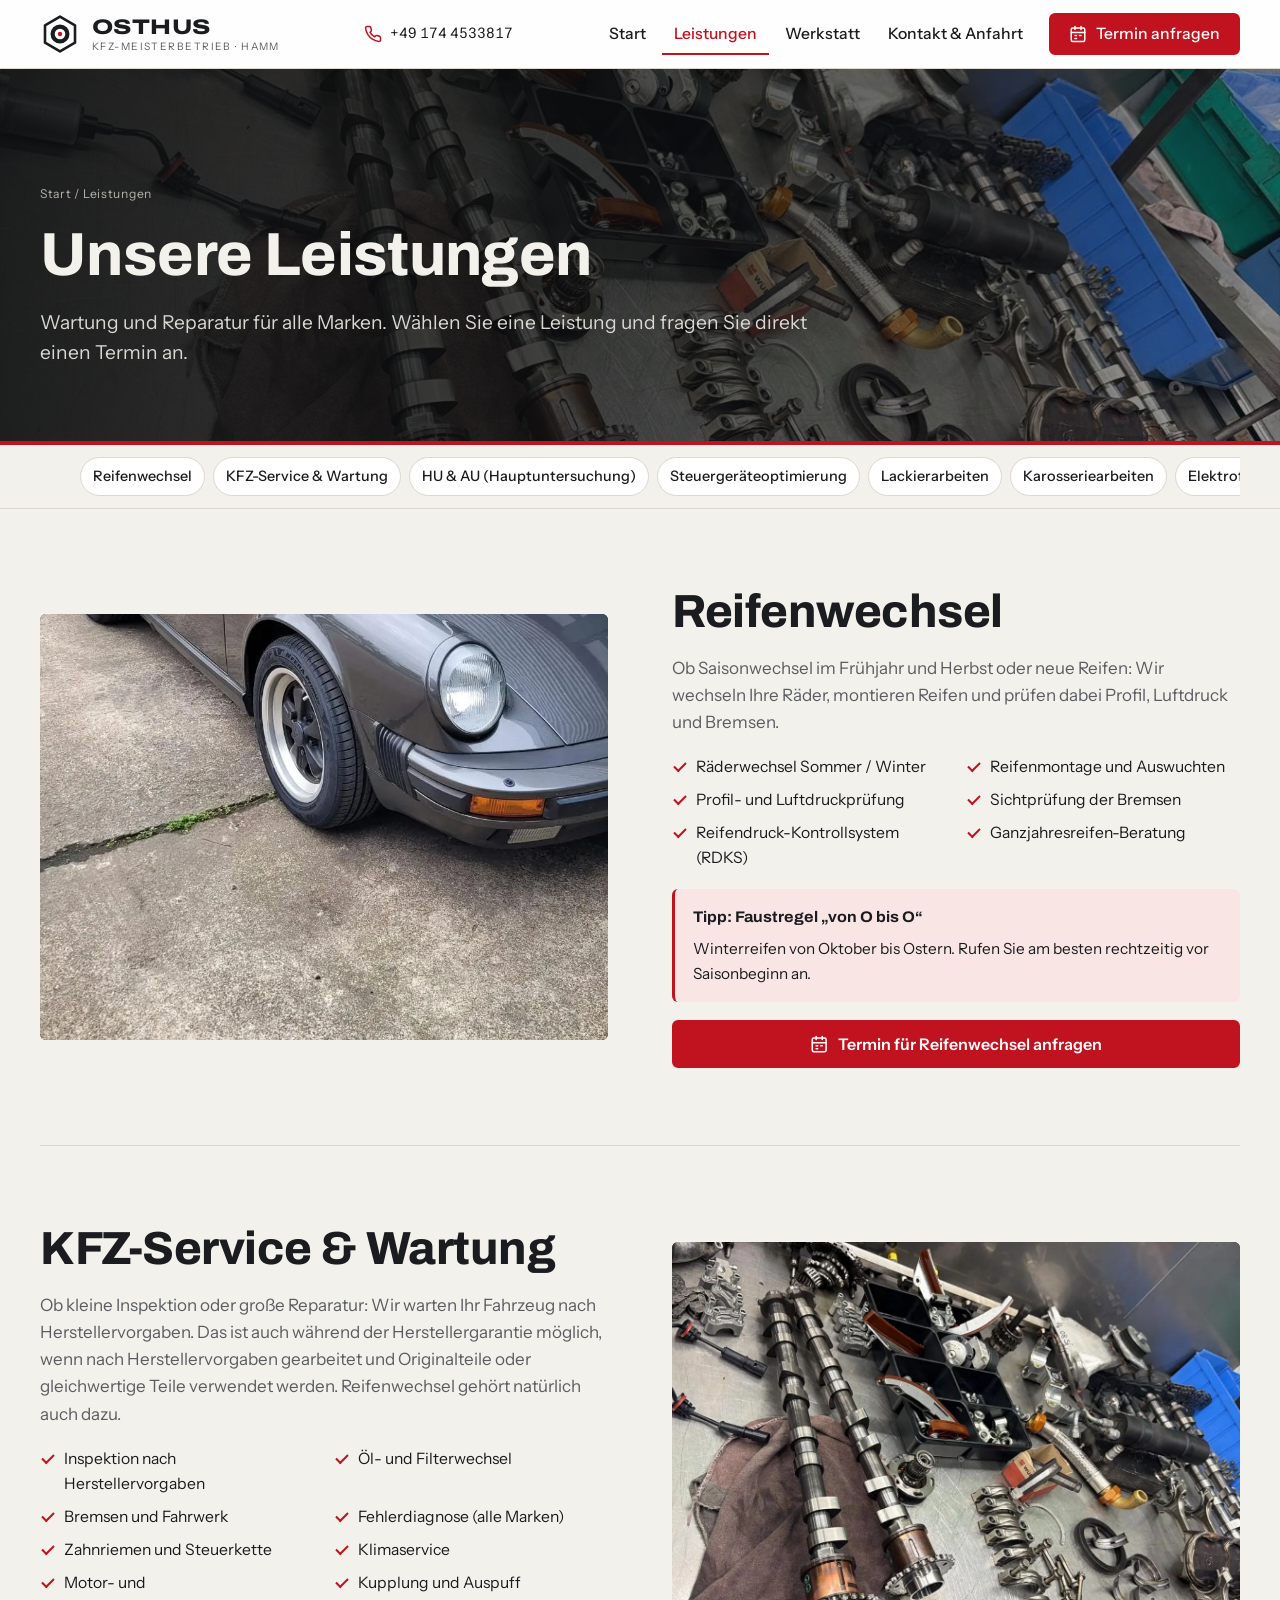
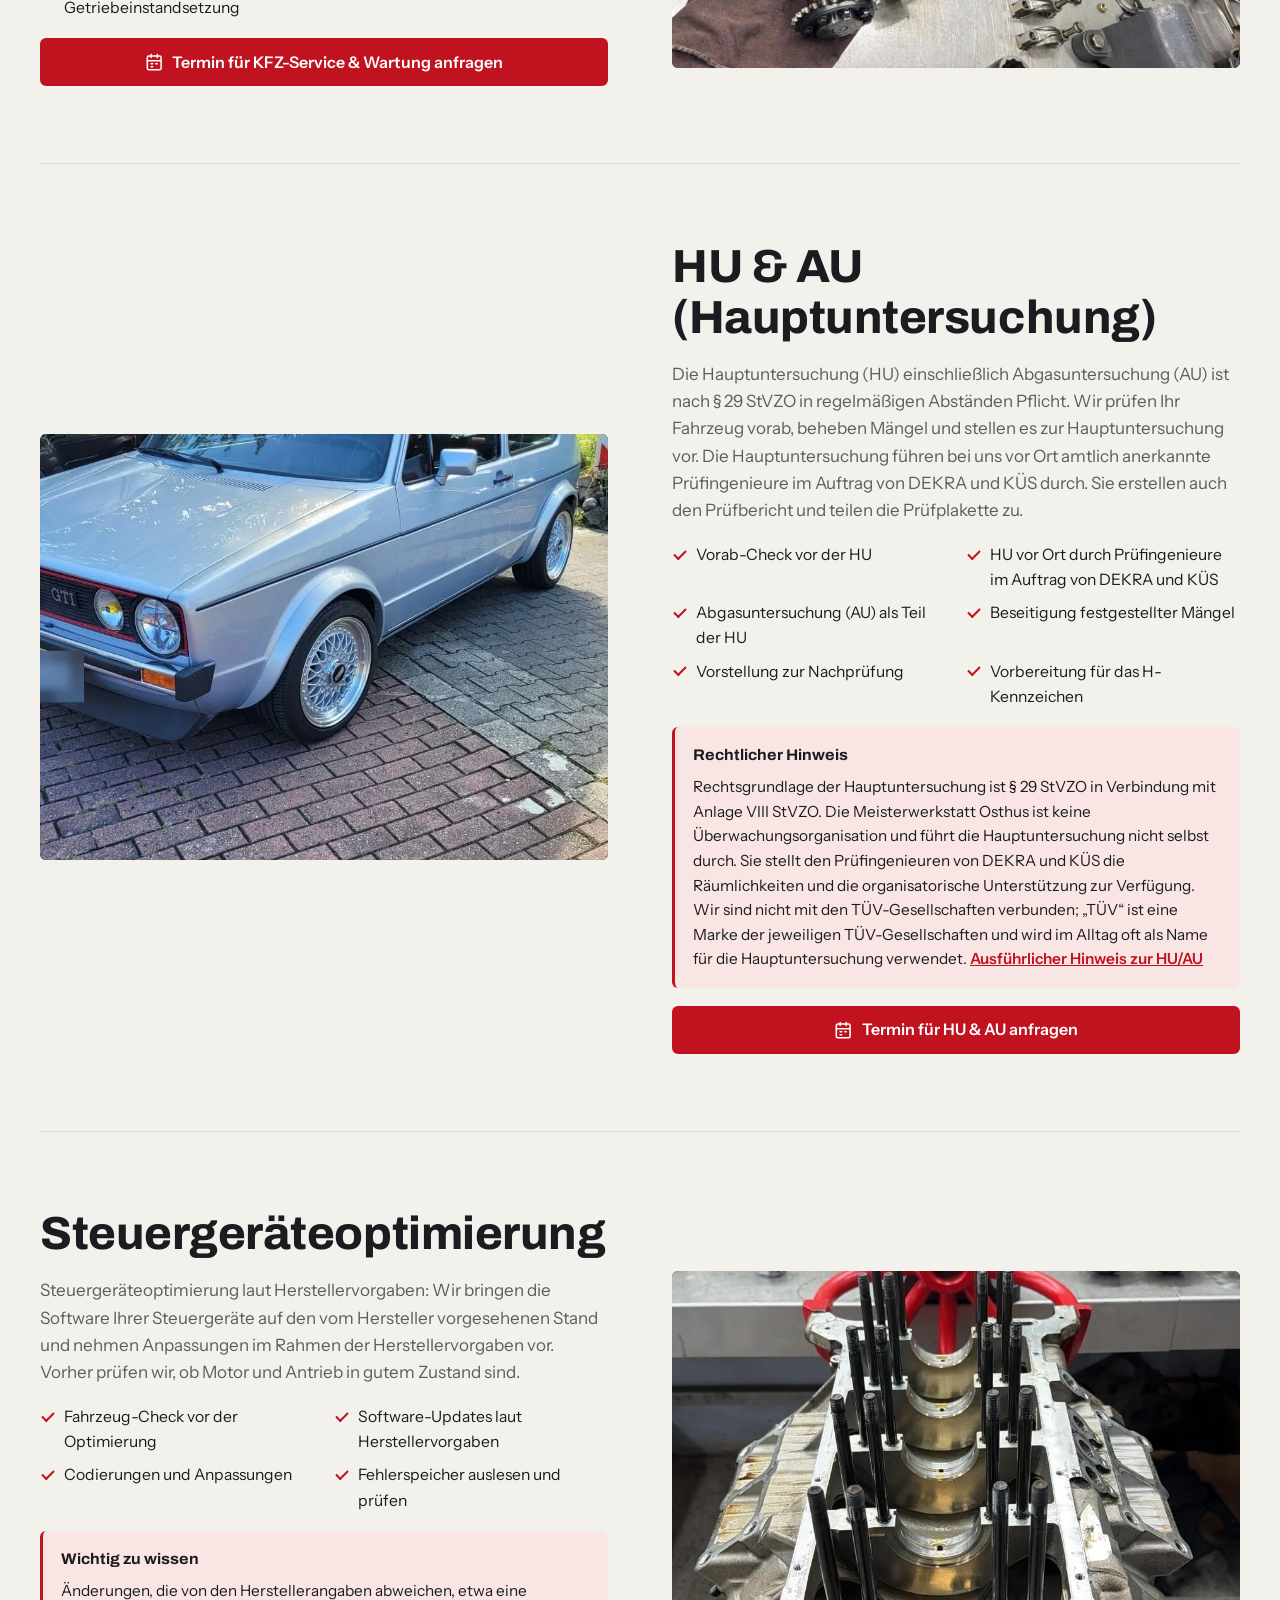
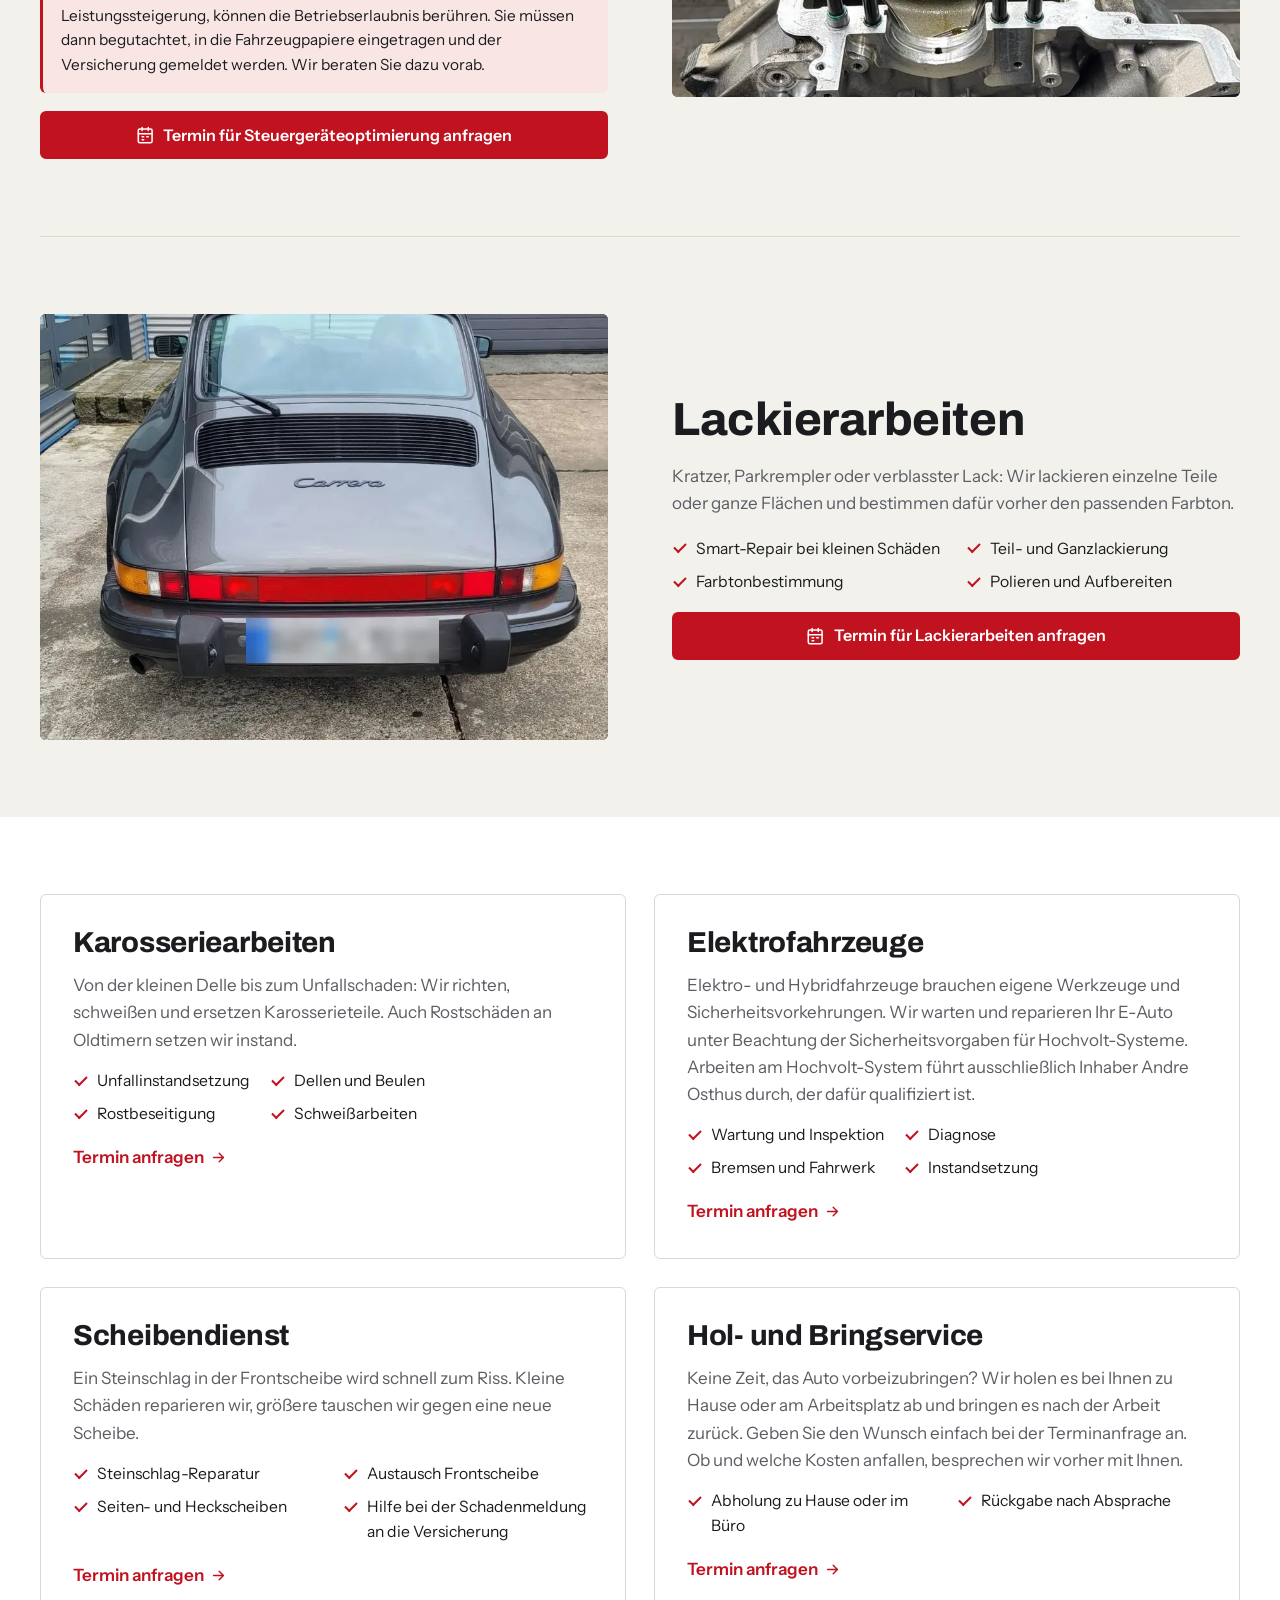
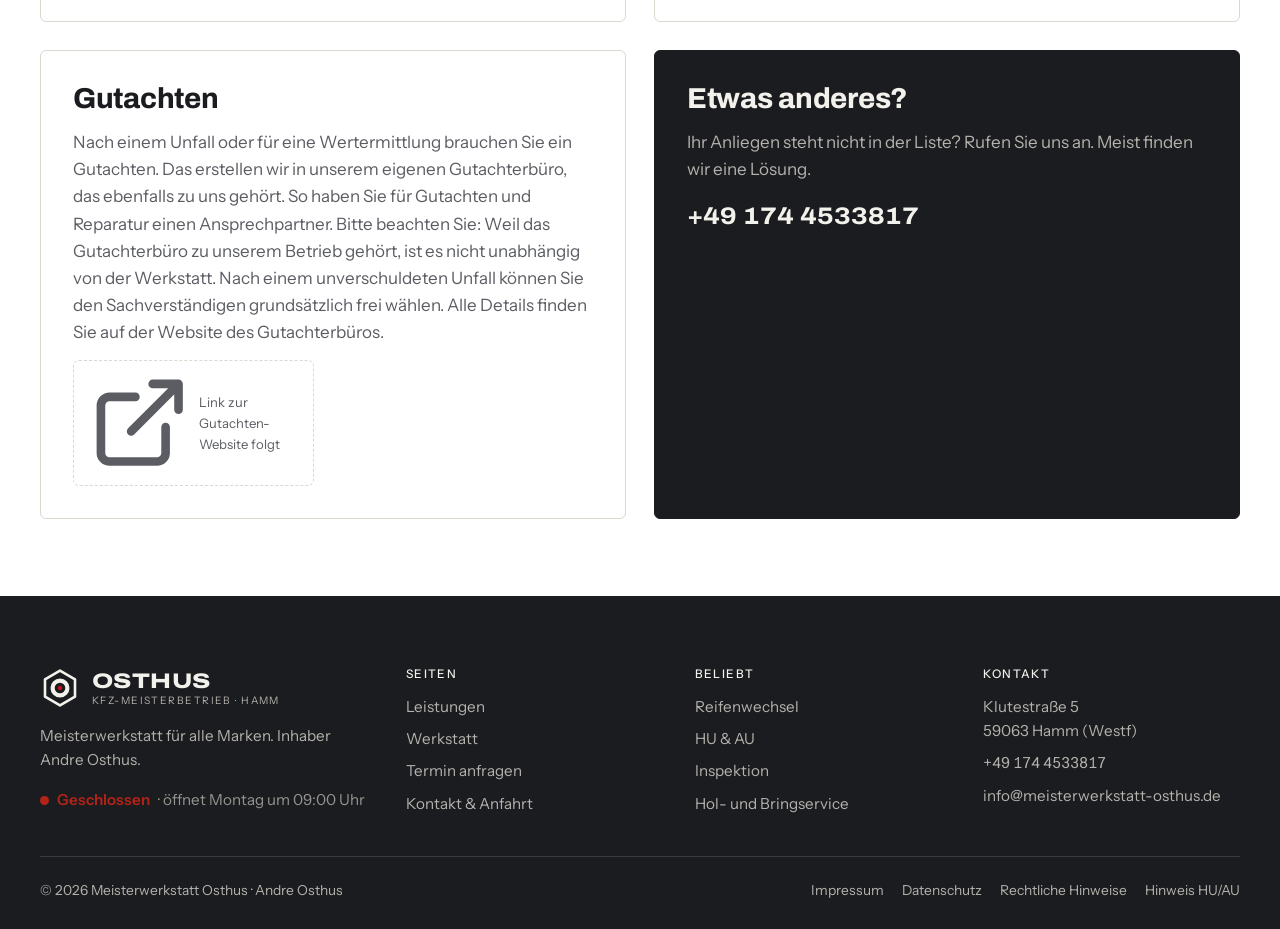
<file: leistungen.html>
<!doctype html>
<html lang="de">
<head>
<meta charset="utf-8">
<meta name="viewport" content="width=device-width, initial-scale=1, viewport-fit=cover">
<title>Leistungen – Meisterwerkstatt Osthus Hamm</title>
<meta name="description" content="Reifenwechsel, Inspektion, HU und AU, Steuergeräteoptimierung, Lackierung, Karosserie, Elektrofahrzeuge, Scheibendienst, Hol- und Bringservice und Gutachten in Hamm.">
<meta name="theme-color" content="#1b1c1f">
<meta property="og:type" content="website">
<meta property="og:title" content="Leistungen – Meisterwerkstatt Osthus Hamm">
<meta property="og:description" content="Reifenwechsel, Inspektion, HU und AU, Steuergeräteoptimierung, Lackierung, Karosserie, Elektrofahrzeuge, Scheibendienst, Hol- und Bringservice und Gutachten in Hamm.">
<meta property="og:image" content="assets/img/werkstatt-halle.jpg">
<link rel="icon" href="assets/img/favicon.svg" type="image/svg+xml">
<link rel="preload" href="assets/fonts/archivo-var.woff2" as="font" type="font/woff2" crossorigin>
<link rel="stylesheet" href="assets/css/style.css">
</head>
<body>
<a class="skip-link" href="#inhalt">Zum Inhalt springen</a>
<header class="site-header">
  <div class="wrap">
    <a class="brand" href="index.html" aria-label="Meisterwerkstatt Osthus – Startseite">
      <svg class="brand__mark" viewBox="0 0 40 40" aria-hidden="true"><path d="M20 2.6 35 11.3v17.4L20 37.4 5 28.7V11.3Z" fill="none" stroke="currentColor" stroke-width="2.6" stroke-linejoin="round"/><circle cx="20" cy="20" r="7.4" fill="none" stroke="currentColor" stroke-width="4.2"/><circle cx="20" cy="20" r="2.2" fill="var(--accent)"/></svg>
      <span class="brand__text"><span class="brand__name">OSTHUS</span><span class="brand__sub">Kfz-Meisterbetrieb · Hamm</span></span>
    </a>
    <a class="header-phone" href="tel:+491744533817"><svg viewBox="0 0 24 24" fill="none" stroke="currentColor" stroke-width="2" stroke-linecap="round" stroke-linejoin="round" aria-hidden="true"><path d="M22 16.9v3a2 2 0 0 1-2.2 2 19.8 19.8 0 0 1-8.6-3.1 19.5 19.5 0 0 1-6-6A19.8 19.8 0 0 1 2.1 4.2 2 2 0 0 1 4.1 2h3a2 2 0 0 1 2 1.7c.1.9.4 1.8.7 2.7a2 2 0 0 1-.5 2.1L8 9.8a16 16 0 0 0 6 6l1.3-1.3a2 2 0 0 1 2.1-.4c.9.3 1.8.6 2.7.7a2 2 0 0 1 1.7 2z"/></svg><span class="tnum">+49 174 4533817</span></a>
    <nav class="main-nav" id="main-nav" aria-label="Hauptnavigation">
      <a href="index.html">Start</a><a href="leistungen.html" aria-current="page">Leistungen</a><a href="werkstatt.html">Werkstatt</a><a href="anfahrt.html">Kontakt &amp; Anfahrt</a>
      <a class="btn" href="termin.html"><svg viewBox="0 0 24 24" fill="none" stroke="currentColor" stroke-width="2" stroke-linecap="round" stroke-linejoin="round" aria-hidden="true"><rect x="3" y="4" width="18" height="18" rx="2"/><path d="M16 2v4M8 2v4M3 10h18M8 14h2M14 14h2M8 18h2"/></svg>Termin anfragen</a>
    </nav>
    <button class="nav-toggle" type="button" aria-controls="main-nav" aria-expanded="false" aria-label="Menü öffnen"><svg viewBox="0 0 24 24" fill="none" stroke="currentColor" stroke-width="2" stroke-linecap="round" stroke-linejoin="round" aria-hidden="true"><path d="M3 6h18M3 12h18M3 18h18"/></svg></button>
  </div>
</header>
<main id="inhalt">
<section class="page-head page-head--photo on-dark" style="background-image:url(assets/img/motor-nockenwellen.jpg);background-position:50% 50%">
  <div class="wrap">
    <p class="breadcrumb"><a href="index.html">Start</a> / Leistungen</p>
    <h1>Unsere Leistungen</h1>
    <p class="lead">Wartung und Reparatur für alle Marken. Wählen Sie eine Leistung und fragen Sie direkt einen Termin an.</p>
  </div>
</section>
<nav class="jump" aria-label="Leistungen auf dieser Seite"><div class="wrap"><ul class="jump__list"><li><a href="#reifen">Reifenwechsel</a></li><li><a href="#service">KFZ-Service &amp; Wartung</a></li><li><a href="#tuev">HU &amp; AU (Haupt&shy;untersuchung)</a></li><li><a href="#tuning">Steuergeräte&shy;optimierung</a></li><li><a href="#lack">Lackier&shy;arbeiten</a></li><li><a href="#karosserie">Karosserie&shy;arbeiten</a></li><li><a href="#ev">Elektro&shy;fahrzeuge</a></li><li><a href="#scheibe">Scheibendienst</a></li><li><a href="#holbring">Hol- und Bringservice</a></li><li><a href="#gutachten">Gutachten</a></li></ul></div></nav>
<div class="wrap">
<article class="service" id="reifen">
  <div class="service__media"><picture><source srcset="assets/img/porsche-front.webp" type="image/webp"><img src="assets/img/porsche-front.jpg" alt="Porsche 911 mit frisch montierten Rädern" loading="lazy" decoding="async" style="object-position:50% 70%"></picture></div>
  <div class="service__body">
    <div class="service__title"><h2>Reifenwechsel</h2></div>
    <p>Ob Saisonwechsel im Frühjahr und Herbst oder neue Reifen: Wir wechseln Ihre Räder, montieren Reifen und prüfen dabei Profil, Luftdruck und Bremsen.</p>
    <ul class="ticks"><li>Räderwechsel Sommer / Winter</li><li>Reifenmontage und Auswuchten</li><li>Profil- und Luftdruckprüfung</li><li>Sichtprüfung der Bremsen</li><li>Reifendruck-Kontrollsystem (RDKS)</li><li>Ganzjahresreifen-Beratung</li></ul>
    <div class="callout"><strong>Tipp: Faustregel „von O bis O“</strong><span>Winterreifen von Oktober bis Ostern. Rufen Sie am besten rechtzeitig vor Saisonbeginn an.</span></div>
    <a class="btn" href="termin.html?leistung=reifen"><svg viewBox="0 0 24 24" fill="none" stroke="currentColor" stroke-width="2" stroke-linecap="round" stroke-linejoin="round" aria-hidden="true"><rect x="3" y="4" width="18" height="18" rx="2"/><path d="M16 2v4M8 2v4M3 10h18M8 14h2M14 14h2M8 18h2"/></svg>Termin für Reifenwechsel anfragen</a>
  </div>
</article>
<article class="service service--flip" id="service">
  <div class="service__media"><picture><source srcset="assets/img/motor-nockenwellen.webp" type="image/webp"><img src="assets/img/motor-nockenwellen.jpg" alt="Zerlegte Motorteile auf der Werkbank" loading="lazy" decoding="async"></picture></div>
  <div class="service__body">
    <div class="service__title"><h2>KFZ-Service &amp; Wartung</h2></div>
    <p>Ob kleine Inspektion oder große Reparatur: Wir warten Ihr Fahrzeug nach Herstellervorgaben. Das ist auch während der Herstellergarantie möglich, wenn nach Herstellervorgaben gearbeitet und Originalteile oder gleichwertige Teile verwendet werden. Reifenwechsel gehört natürlich auch dazu.</p>
    <ul class="ticks"><li>Inspektion nach Herstellervorgaben</li><li>Öl- und Filterwechsel</li><li>Bremsen und Fahrwerk</li><li>Fehlerdiagnose (alle Marken)</li><li>Zahnriemen und Steuerkette</li><li>Klimaservice</li><li>Motor- und Getriebeinstandsetzung</li><li>Kupplung und Auspuff</li></ul>
    
    <a class="btn" href="termin.html?leistung=service"><svg viewBox="0 0 24 24" fill="none" stroke="currentColor" stroke-width="2" stroke-linecap="round" stroke-linejoin="round" aria-hidden="true"><rect x="3" y="4" width="18" height="18" rx="2"/><path d="M16 2v4M8 2v4M3 10h18M8 14h2M14 14h2M8 18h2"/></svg>Termin für KFZ-Service &amp; Wartung anfragen</a>
  </div>
</article>
<article class="service" id="tuev">
  <div class="service__media"><picture><source srcset="assets/img/golf-gti.webp" type="image/webp"><img src="assets/img/golf-gti.jpg" alt="VW Golf I GTI auf dem Hof der Werkstatt" loading="lazy" decoding="async" style="object-position:50% 50%"></picture></div>
  <div class="service__body">
    <div class="service__title"><h2>HU &amp; AU (Haupt&shy;untersuchung)</h2></div>
    <p>Die Hauptuntersuchung (HU) einschließlich Abgasuntersuchung (AU) ist nach § 29 StVZO in regelmäßigen Abständen Pflicht. Wir prüfen Ihr Fahrzeug vorab, beheben Mängel und stellen es zur Hauptuntersuchung vor. Die Hauptuntersuchung führen bei uns vor Ort amtlich anerkannte Prüfingenieure im Auftrag von DEKRA und KÜS durch. Sie erstellen auch den Prüfbericht und teilen die Prüfplakette zu.</p>
    <ul class="ticks"><li>Vorab-Check vor der HU</li><li>HU vor Ort durch Prüfingenieure im Auftrag von DEKRA und KÜS</li><li>Abgasuntersuchung (AU) als Teil der HU</li><li>Beseitigung festgestellter Mängel</li><li>Vorstellung zur Nachprüfung</li><li>Vorbereitung für das H-Kennzeichen</li></ul>
    <div class="callout"><strong>Rechtlicher Hinweis</strong><span>Rechtsgrundlage der Hauptuntersuchung ist § 29 StVZO in Verbindung mit Anlage VIII StVZO. Die Meisterwerkstatt Osthus ist keine Überwachungsorganisation und führt die Hauptuntersuchung nicht selbst durch. Sie stellt den Prüfingenieuren von DEKRA und KÜS die Räumlichkeiten und die organisatorische Unterstützung zur Verfügung. Wir sind nicht mit den TÜV-Gesellschaften verbunden; „TÜV“ ist eine Marke der jeweiligen TÜV-Gesellschaften und wird im Alltag oft als Name für die Hauptuntersuchung verwendet. <a href="hinweis-hu-au.html">Ausführlicher Hinweis zur HU/AU</a></span></div>
    <a class="btn" href="termin.html?leistung=tuev"><svg viewBox="0 0 24 24" fill="none" stroke="currentColor" stroke-width="2" stroke-linecap="round" stroke-linejoin="round" aria-hidden="true"><rect x="3" y="4" width="18" height="18" rx="2"/><path d="M16 2v4M8 2v4M3 10h18M8 14h2M14 14h2M8 18h2"/></svg>Termin für HU &amp; AU anfragen</a>
  </div>
</article>
<article class="service service--flip" id="tuning">
  <div class="service__media"><picture><source srcset="assets/img/motorblock.webp" type="image/webp"><img src="assets/img/motorblock.jpg" alt="Motorblock auf dem Montageständer" loading="lazy" decoding="async"></picture></div>
  <div class="service__body">
    <div class="service__title"><h2>Steuergeräte&shy;optimierung</h2></div>
    <p>Steuergeräteoptimierung laut Herstellervorgaben: Wir bringen die Software Ihrer Steuergeräte auf den vom Hersteller vorgesehenen Stand und nehmen Anpassungen im Rahmen der Herstellervorgaben vor. Vorher prüfen wir, ob Motor und Antrieb in gutem Zustand sind.</p>
    <ul class="ticks"><li>Fahrzeug-Check vor der Optimierung</li><li>Software-Updates laut Herstellervorgaben</li><li>Codierungen und Anpassungen</li><li>Fehlerspeicher auslesen und prüfen</li></ul>
    <div class="callout"><strong>Wichtig zu wissen</strong><span>Änderungen, die von den Herstellerangaben abweichen, etwa eine Leistungssteigerung, können die Betriebserlaubnis berühren. Sie müssen dann begutachtet, in die Fahrzeugpapiere eingetragen und der Versicherung gemeldet werden. Wir beraten Sie dazu vorab.</span></div>
    <a class="btn" href="termin.html?leistung=tuning"><svg viewBox="0 0 24 24" fill="none" stroke="currentColor" stroke-width="2" stroke-linecap="round" stroke-linejoin="round" aria-hidden="true"><rect x="3" y="4" width="18" height="18" rx="2"/><path d="M16 2v4M8 2v4M3 10h18M8 14h2M14 14h2M8 18h2"/></svg>Termin für Steuergeräte&shy;optimierung anfragen</a>
  </div>
</article>
<article class="service" id="lack">
  <div class="service__media"><picture><source srcset="assets/img/porsche-heck.webp" type="image/webp"><img src="assets/img/porsche-heck.jpg" alt="Porsche 911 Carrera von hinten mit glänzendem Lack" loading="lazy" decoding="async" style="object-position:50% 45%"></picture></div>
  <div class="service__body">
    <div class="service__title"><h2>Lackier&shy;arbeiten</h2></div>
    <p>Kratzer, Parkrempler oder verblasster Lack: Wir lackieren einzelne Teile oder ganze Flächen und bestimmen dafür vorher den passenden Farbton.</p>
    <ul class="ticks"><li>Smart-Repair bei kleinen Schäden</li><li>Teil- und Ganzlackierung</li><li>Farbtonbestimmung</li><li>Polieren und Aufbereiten</li></ul>
    
    <a class="btn" href="termin.html?leistung=lack"><svg viewBox="0 0 24 24" fill="none" stroke="currentColor" stroke-width="2" stroke-linecap="round" stroke-linejoin="round" aria-hidden="true"><rect x="3" y="4" width="18" height="18" rx="2"/><path d="M16 2v4M8 2v4M3 10h18M8 14h2M14 14h2M8 18h2"/></svg>Termin für Lackier&shy;arbeiten anfragen</a>
  </div>
</article>
</div>
<div class="band--surface">
  <div class="wrap">
    <div class="mini-grid">
      <article class="mini" id="karosserie">
  <h2 style="font-size:clamp(1.4rem,2.4vw,1.8rem)">Karosserie&shy;arbeiten</h2>
  <p>Von der kleinen Delle bis zum Unfallschaden: Wir richten, schweißen und ersetzen Karosserieteile. Auch Rostschäden an Oldtimern setzen wir instand.</p>
  <ul class="ticks"><li>Unfallinstandsetzung</li><li>Dellen und Beulen</li><li>Rostbeseitigung</li><li>Schweißarbeiten</li></ul>
  <a class="text-link" href="termin.html?leistung=karosserie">Termin anfragen <svg viewBox="0 0 24 24" fill="none" stroke="currentColor" stroke-width="2" stroke-linecap="round" stroke-linejoin="round" aria-hidden="true"><path d="M5 12h14M13 6l6 6-6 6"/></svg></a>
</article>
      <article class="mini" id="ev">
  <h2 style="font-size:clamp(1.4rem,2.4vw,1.8rem)">Elektro&shy;fahrzeuge</h2>
  <p>Elektro- und Hybridfahrzeuge brauchen eigene Werkzeuge und Sicherheitsvorkehrungen. Wir warten und reparieren Ihr E-Auto unter Beachtung der Sicherheitsvorgaben für Hochvolt-Systeme. Arbeiten am Hochvolt-System führt ausschließlich Inhaber Andre Osthus durch, der dafür qualifiziert ist.</p>
  <ul class="ticks"><li>Wartung und Inspektion</li><li>Diagnose</li><li>Bremsen und Fahrwerk</li><li>Instandsetzung</li></ul>
  <a class="text-link" href="termin.html?leistung=ev">Termin anfragen <svg viewBox="0 0 24 24" fill="none" stroke="currentColor" stroke-width="2" stroke-linecap="round" stroke-linejoin="round" aria-hidden="true"><path d="M5 12h14M13 6l6 6-6 6"/></svg></a>
</article>
      <article class="mini" id="scheibe">
  <h2 style="font-size:clamp(1.4rem,2.4vw,1.8rem)">Scheibendienst</h2>
  <p>Ein Steinschlag in der Frontscheibe wird schnell zum Riss. Kleine Schäden reparieren wir, größere tauschen wir gegen eine neue Scheibe.</p>
  <ul class="ticks"><li>Steinschlag-Reparatur</li><li>Austausch Frontscheibe</li><li>Seiten- und Heckscheiben</li><li>Hilfe bei der Schadenmeldung an die Versicherung</li></ul>
  <a class="text-link" href="termin.html?leistung=scheibe">Termin anfragen <svg viewBox="0 0 24 24" fill="none" stroke="currentColor" stroke-width="2" stroke-linecap="round" stroke-linejoin="round" aria-hidden="true"><path d="M5 12h14M13 6l6 6-6 6"/></svg></a>
</article>
      <article class="mini" id="holbring">
  <h2 style="font-size:clamp(1.4rem,2.4vw,1.8rem)">Hol- und Bringservice</h2>
  <p>Keine Zeit, das Auto vorbeizubringen? Wir holen es bei Ihnen zu Hause oder am Arbeitsplatz ab und bringen es nach der Arbeit zurück. Geben Sie den Wunsch einfach bei der Terminanfrage an. Ob und welche Kosten anfallen, besprechen wir vorher mit Ihnen.</p>
  <ul class="ticks"><li>Abholung zu Hause oder im Büro</li><li>Rückgabe nach Absprache</li></ul>
  <a class="text-link" href="termin.html?leistung=holbring">Termin anfragen <svg viewBox="0 0 24 24" fill="none" stroke="currentColor" stroke-width="2" stroke-linecap="round" stroke-linejoin="round" aria-hidden="true"><path d="M5 12h14M13 6l6 6-6 6"/></svg></a>
</article>
      <article class="mini" id="gutachten">
  <h2 style="font-size:clamp(1.4rem,2.4vw,1.8rem)">Gutachten</h2>
  <p>Nach einem Unfall oder für eine Wertermittlung brauchen Sie ein Gutachten. Das erstellen wir in unserem eigenen Gutachterbüro, das ebenfalls zu uns gehört. So haben Sie für Gutachten und Reparatur einen Ansprechpartner. Bitte beachten Sie: Weil das Gutachterbüro zu unserem Betrieb gehört, ist es nicht unabhängig von der Werkstatt. Nach einem unverschuldeten Unfall können Sie den Sachverständigen grundsätzlich frei wählen. Alle Details finden Sie auf der Website des Gutachterbüros.</p>
  
  <span class="placeholder-link"><svg viewBox="0 0 24 24" fill="none" stroke="currentColor" stroke-width="2" stroke-linecap="round" stroke-linejoin="round" aria-hidden="true"><path d="M15 3h6v6M10 14 21 3M18 13v6a2 2 0 0 1-2 2H5a2 2 0 0 1-2-2V8a2 2 0 0 1 2-2h6"/></svg>Link zur Gutachten-Website folgt</span>
</article>
      <article class="mini" style="background:var(--graphite);color:var(--on-graphite);border-color:var(--graphite)">
        <h2 style="font-size:clamp(1.4rem,2.4vw,1.8rem)">Etwas anderes?</h2>
        <p style="color:var(--on-graphite-muted)">Ihr Anliegen steht nicht in der Liste? Rufen Sie uns an. Meist finden wir eine Lösung.</p>
        <a class="big-phone" href="tel:+491744533817">+49 174 4533817</a>
      </article>
    </div>
  </div>
</div>
</main>
<footer class="site-footer on-dark">
  <div class="wrap">
    <div class="footer-grid">
      <div class="footer-about">
        <a class="brand" href="index.html" aria-label="Meisterwerkstatt Osthus – Startseite">
          <svg class="brand__mark" viewBox="0 0 40 40" aria-hidden="true"><path d="M20 2.6 35 11.3v17.4L20 37.4 5 28.7V11.3Z" fill="none" stroke="currentColor" stroke-width="2.6" stroke-linejoin="round"/><circle cx="20" cy="20" r="7.4" fill="none" stroke="currentColor" stroke-width="4.2"/><circle cx="20" cy="20" r="2.2" fill="var(--accent)"/></svg>
          <span class="brand__text"><span class="brand__name">OSTHUS</span><span class="brand__sub">Kfz-Meisterbetrieb · Hamm</span></span>
        </a>
        <p>Meisterwerkstatt für alle Marken. Inhaber Andre Osthus.</p>
        <span class="status" data-status></span>
      </div>
      <div>
        <h4>Seiten</h4>
        <ul>
          <li><a href="leistungen.html">Leistungen</a></li>
          <li><a href="werkstatt.html">Werkstatt</a></li>
          <li><a href="termin.html">Termin anfragen</a></li>
          <li><a href="anfahrt.html">Kontakt &amp; Anfahrt</a></li>
        </ul>
      </div>
      <div>
        <h4>Beliebt</h4>
        <ul>
          <li><a href="leistungen.html#reifen">Reifenwechsel</a></li>
          <li><a href="leistungen.html#tuev">HU &amp; AU</a></li>
          <li><a href="leistungen.html#service">Inspektion</a></li>
          <li><a href="leistungen.html#holbring">Hol- und Bringservice</a></li>
        </ul>
      </div>
      <div>
        <h4>Kontakt</h4>
        <ul>
          <li>Klutestraße 5<br>59063 Hamm (Westf)</li>
          <li><a class="tnum" href="tel:+491744533817">+49 174 4533817</a></li>
          <li><a href="mailto:info@meisterwerkstatt-osthus.de">info@meisterwerkstatt-osthus.de</a></li>
        </ul>
      </div>
    </div>
    <div class="footer-bottom">
      <span>© <span data-year>2026</span> Meisterwerkstatt Osthus · Andre Osthus</span>
      <nav aria-label="Rechtliches"><a href="impressum.html">Impressum</a><a href="datenschutz.html">Datenschutz</a><a href="rechtliche-hinweise.html">Rechtliche Hinweise</a><a href="hinweis-hu-au.html">Hinweis HU/AU</a></nav>
    </div>
  </div>
</footer>
<nav class="quickbar" aria-label="Schnellkontakt">
  <a href="tel:+491744533817"><svg viewBox="0 0 24 24" fill="none" stroke="currentColor" stroke-width="2" stroke-linecap="round" stroke-linejoin="round" aria-hidden="true"><path d="M22 16.9v3a2 2 0 0 1-2.2 2 19.8 19.8 0 0 1-8.6-3.1 19.5 19.5 0 0 1-6-6A19.8 19.8 0 0 1 2.1 4.2 2 2 0 0 1 4.1 2h3a2 2 0 0 1 2 1.7c.1.9.4 1.8.7 2.7a2 2 0 0 1-.5 2.1L8 9.8a16 16 0 0 0 6 6l1.3-1.3a2 2 0 0 1 2.1-.4c.9.3 1.8.6 2.7.7a2 2 0 0 1 1.7 2z"/></svg>Anrufen</a>
  <a class="is-primary" href="termin.html"><svg viewBox="0 0 24 24" fill="none" stroke="currentColor" stroke-width="2" stroke-linecap="round" stroke-linejoin="round" aria-hidden="true"><rect x="3" y="4" width="18" height="18" rx="2"/><path d="M16 2v4M8 2v4M3 10h18M8 14h2M14 14h2M8 18h2"/></svg>Termin</a>
  <a href="https://www.google.com/maps/dir/?api=1&destination=Klutestra%C3%9Fe+5%2C+59063+Hamm" target="_blank" rel="noopener"><svg viewBox="0 0 24 24" fill="none" stroke="currentColor" stroke-width="2" stroke-linecap="round" stroke-linejoin="round" aria-hidden="true"><circle cx="6" cy="19" r="3"/><path d="M9 19h8.5a3.5 3.5 0 0 0 0-7h-11a3.5 3.5 0 0 1 0-7H15"/><circle cx="18" cy="5" r="3"/></svg>Route</a>
</nav>
<script src="assets/js/main.js" defer></script>
</body>
</html>
</file>
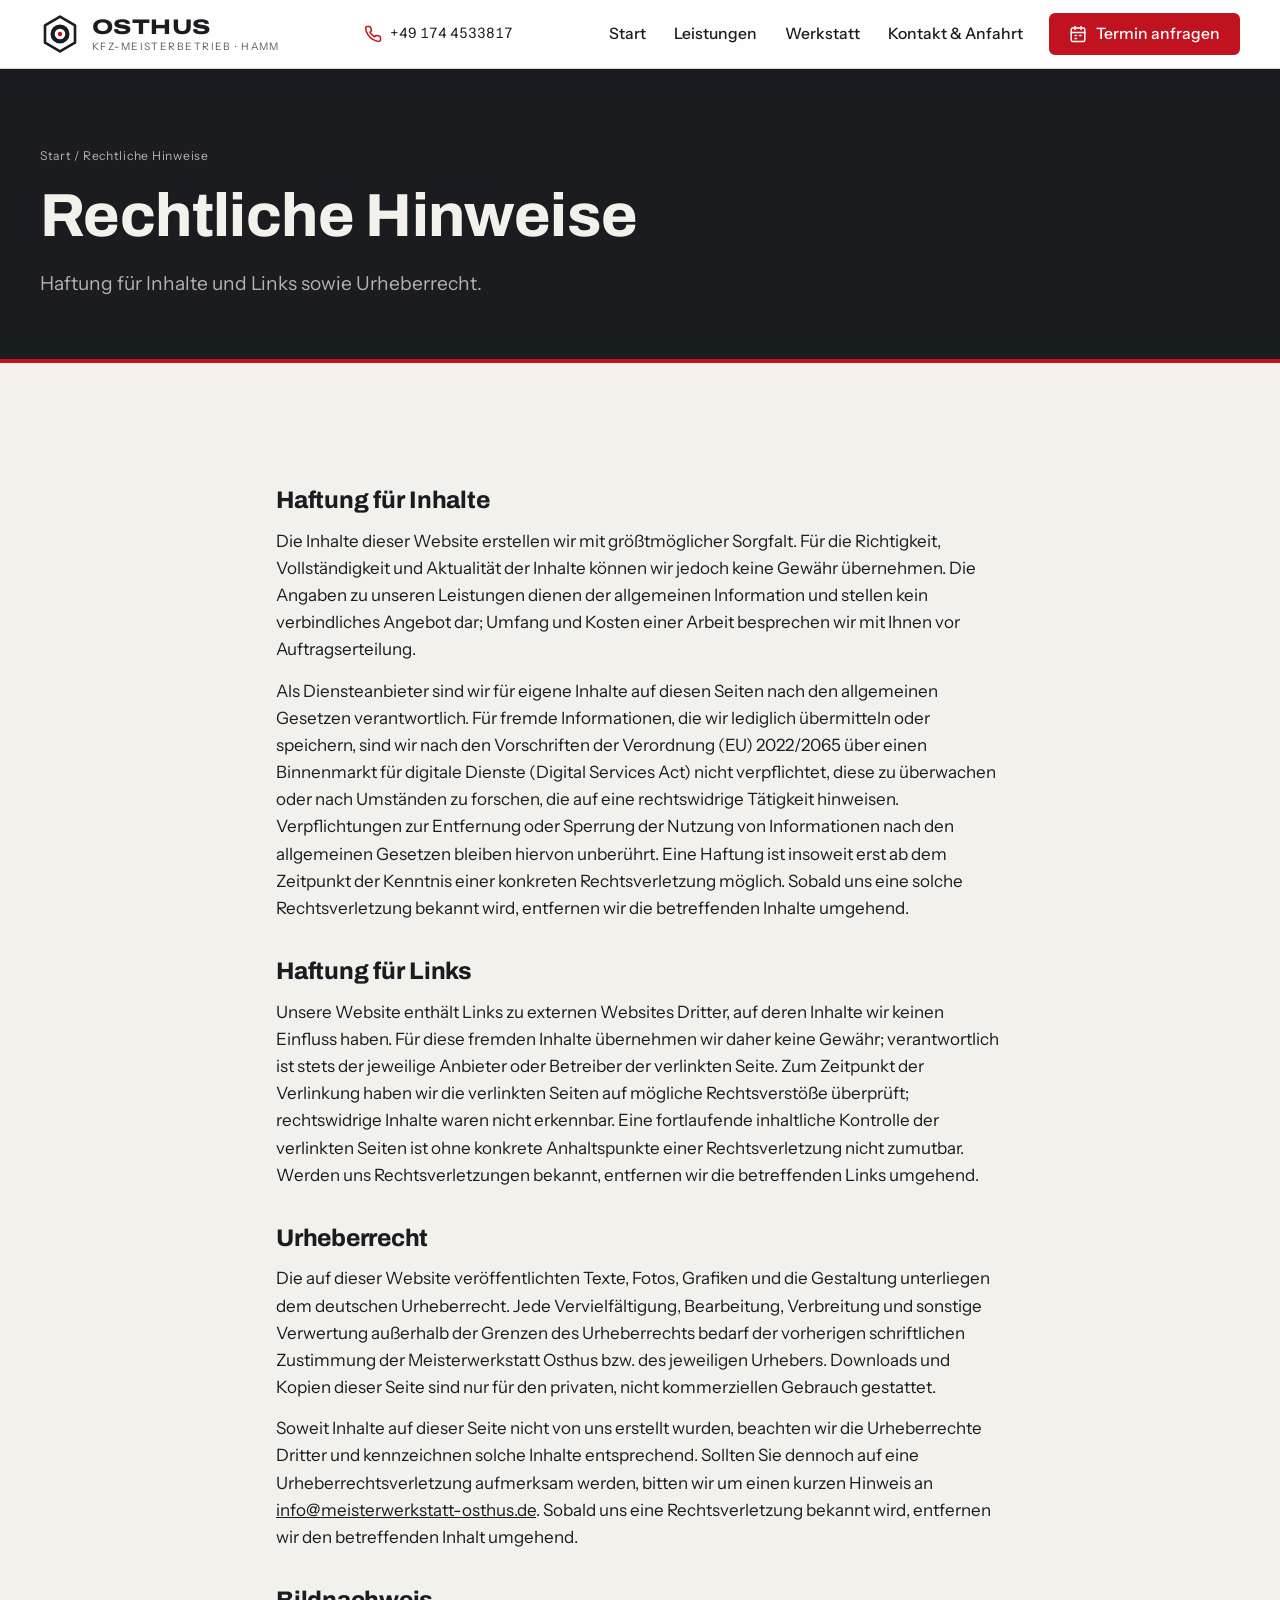
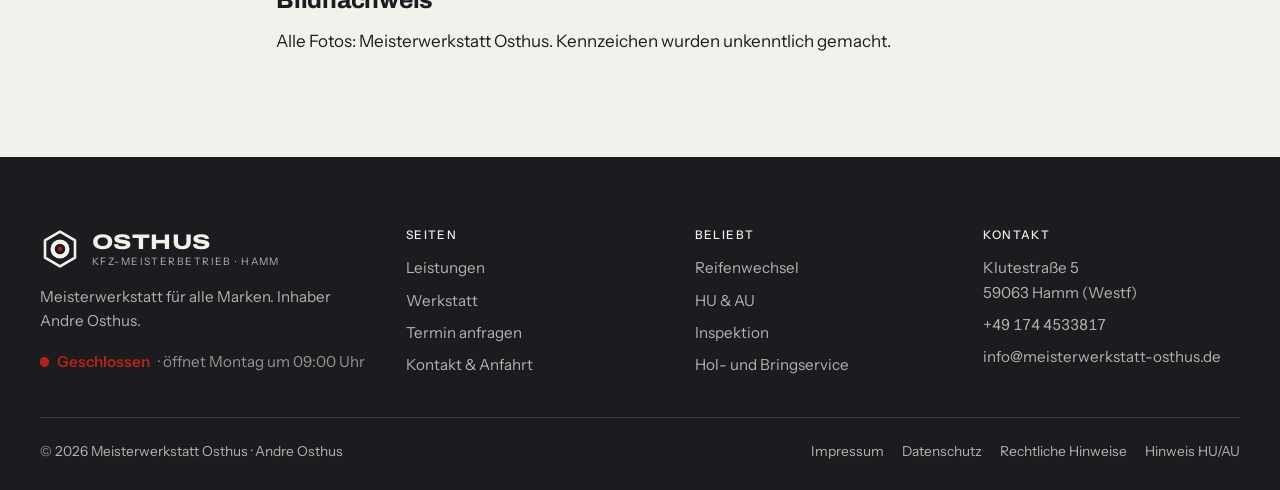
<file: rechtliche-hinweise.html>
<!doctype html>
<html lang="de">
<head>
<meta charset="utf-8">
<meta name="viewport" content="width=device-width, initial-scale=1, viewport-fit=cover">
<title>Rechtliche Hinweise – Meisterwerkstatt Osthus</title>
<meta name="description" content="Rechtliche Hinweise der Meisterwerkstatt Osthus in Hamm: Haftung für Inhalte, Haftung für Links und Urheberrecht.">
<meta name="theme-color" content="#1b1c1f">
<meta property="og:type" content="website">
<meta property="og:title" content="Rechtliche Hinweise – Meisterwerkstatt Osthus">
<meta property="og:description" content="Haftung für Inhalte, Haftung für Links und Urheberrecht.">
<meta property="og:image" content="assets/img/werkstatt-halle.jpg">
<link rel="icon" href="assets/img/favicon.svg" type="image/svg+xml">
<link rel="preload" href="assets/fonts/archivo-var.woff2" as="font" type="font/woff2" crossorigin>
<link rel="stylesheet" href="assets/css/style.css">
<meta name="robots" content="noindex">
</head>
<body>
<a class="skip-link" href="#inhalt">Zum Inhalt springen</a>
<header class="site-header">
  <div class="wrap">
    <a class="brand" href="index.html" aria-label="Meisterwerkstatt Osthus – Startseite">
      <svg class="brand__mark" viewBox="0 0 40 40" aria-hidden="true"><path d="M20 2.6 35 11.3v17.4L20 37.4 5 28.7V11.3Z" fill="none" stroke="currentColor" stroke-width="2.6" stroke-linejoin="round"/><circle cx="20" cy="20" r="7.4" fill="none" stroke="currentColor" stroke-width="4.2"/><circle cx="20" cy="20" r="2.2" fill="var(--accent)"/></svg>
      <span class="brand__text"><span class="brand__name">OSTHUS</span><span class="brand__sub">Kfz-Meisterbetrieb · Hamm</span></span>
    </a>
    <a class="header-phone" href="tel:+491744533817"><svg viewBox="0 0 24 24" fill="none" stroke="currentColor" stroke-width="2" stroke-linecap="round" stroke-linejoin="round" aria-hidden="true"><path d="M22 16.9v3a2 2 0 0 1-2.2 2 19.8 19.8 0 0 1-8.6-3.1 19.5 19.5 0 0 1-6-6A19.8 19.8 0 0 1 2.1 4.2 2 2 0 0 1 4.1 2h3a2 2 0 0 1 2 1.7c.1.9.4 1.8.7 2.7a2 2 0 0 1-.5 2.1L8 9.8a16 16 0 0 0 6 6l1.3-1.3a2 2 0 0 1 2.1-.4c.9.3 1.8.6 2.7.7a2 2 0 0 1 1.7 2z"/></svg><span class="tnum">+49 174 4533817</span></a>
    <nav class="main-nav" id="main-nav" aria-label="Hauptnavigation">
      <a href="index.html">Start</a><a href="leistungen.html">Leistungen</a><a href="werkstatt.html">Werkstatt</a><a href="anfahrt.html">Kontakt &amp; Anfahrt</a>
      <a class="btn" href="termin.html"><svg viewBox="0 0 24 24" fill="none" stroke="currentColor" stroke-width="2" stroke-linecap="round" stroke-linejoin="round" aria-hidden="true"><rect x="3" y="4" width="18" height="18" rx="2"/><path d="M16 2v4M8 2v4M3 10h18M8 14h2M14 14h2M8 18h2"/></svg>Termin anfragen</a>
    </nav>
    <button class="nav-toggle" type="button" aria-controls="main-nav" aria-expanded="false" aria-label="Menü öffnen"><svg viewBox="0 0 24 24" fill="none" stroke="currentColor" stroke-width="2" stroke-linecap="round" stroke-linejoin="round" aria-hidden="true"><path d="M3 6h18M3 12h18M3 18h18"/></svg></button>
  </div>
</header>
<main id="inhalt">
<section class="page-head on-dark">
  <div class="wrap">
    <p class="breadcrumb"><a href="index.html">Start</a> / Rechtliche Hinweise</p>
    <h1>Rechtliche Hinweise</h1>
    <p class="lead">Haftung für Inhalte und Links sowie Urheberrecht.</p>
  </div>
</section>
<section class="band">
  <div class="wrap legal">
    <h2>Haftung für Inhalte</h2>
    <p>Die Inhalte dieser Website erstellen wir mit größtmöglicher Sorgfalt. Für die Richtigkeit, Vollständigkeit und Aktualität der Inhalte können wir jedoch keine Gewähr übernehmen. Die Angaben zu unseren Leistungen dienen der allgemeinen Information und stellen kein verbindliches Angebot dar; Umfang und Kosten einer Arbeit besprechen wir mit Ihnen vor Auftragserteilung.</p>
    <p>Als Diensteanbieter sind wir für eigene Inhalte auf diesen Seiten nach den allgemeinen Gesetzen verantwortlich. Für fremde Informationen, die wir lediglich übermitteln oder speichern, sind wir nach den Vorschriften der Verordnung (EU) 2022/2065 über einen Binnenmarkt für digitale Dienste (Digital Services Act) nicht verpflichtet, diese zu überwachen oder nach Umständen zu forschen, die auf eine rechtswidrige Tätigkeit hinweisen. Verpflichtungen zur Entfernung oder Sperrung der Nutzung von Informationen nach den allgemeinen Gesetzen bleiben hiervon unberührt. Eine Haftung ist insoweit erst ab dem Zeitpunkt der Kenntnis einer konkreten Rechtsverletzung möglich. Sobald uns eine solche Rechtsverletzung bekannt wird, entfernen wir die betreffenden Inhalte umgehend.</p>
    <h2>Haftung für Links</h2>
    <p>Unsere Website enthält Links zu externen Websites Dritter, auf deren Inhalte wir keinen Einfluss haben. Für diese fremden Inhalte übernehmen wir daher keine Gewähr; verantwortlich ist stets der jeweilige Anbieter oder Betreiber der verlinkten Seite. Zum Zeitpunkt der Verlinkung haben wir die verlinkten Seiten auf mögliche Rechtsverstöße überprüft; rechtswidrige Inhalte waren nicht erkennbar. Eine fortlaufende inhaltliche Kontrolle der verlinkten Seiten ist ohne konkrete Anhaltspunkte einer Rechtsverletzung nicht zumutbar. Werden uns Rechtsverletzungen bekannt, entfernen wir die betreffenden Links umgehend.</p>
    <h2>Urheberrecht</h2>
    <p>Die auf dieser Website veröffentlichten Texte, Fotos, Grafiken und die Gestaltung unterliegen dem deutschen Urheberrecht. Jede Vervielfältigung, Bearbeitung, Verbreitung und sonstige Verwertung außerhalb der Grenzen des Urheberrechts bedarf der vorherigen schriftlichen Zustimmung der Meisterwerkstatt Osthus bzw. des jeweiligen Urhebers. Downloads und Kopien dieser Seite sind nur für den privaten, nicht kommerziellen Gebrauch gestattet.</p>
    <p>Soweit Inhalte auf dieser Seite nicht von uns erstellt wurden, beachten wir die Urheberrechte Dritter und kennzeichnen solche Inhalte entsprechend. Sollten Sie dennoch auf eine Urheberrechtsverletzung aufmerksam werden, bitten wir um einen kurzen Hinweis an <a href="mailto:info@meisterwerkstatt-osthus.de">info@meisterwerkstatt-osthus.de</a>. Sobald uns eine Rechtsverletzung bekannt wird, entfernen wir den betreffenden Inhalt umgehend.</p>
    <h2>Bildnachweis</h2>
    <p>Alle Fotos: Meisterwerkstatt Osthus. Kennzeichen wurden unkenntlich gemacht.</p>
  </div>
</section>
</main>
<footer class="site-footer on-dark">
  <div class="wrap">
    <div class="footer-grid">
      <div class="footer-about">
        <a class="brand" href="index.html" aria-label="Meisterwerkstatt Osthus – Startseite">
          <svg class="brand__mark" viewBox="0 0 40 40" aria-hidden="true"><path d="M20 2.6 35 11.3v17.4L20 37.4 5 28.7V11.3Z" fill="none" stroke="currentColor" stroke-width="2.6" stroke-linejoin="round"/><circle cx="20" cy="20" r="7.4" fill="none" stroke="currentColor" stroke-width="4.2"/><circle cx="20" cy="20" r="2.2" fill="var(--accent)"/></svg>
          <span class="brand__text"><span class="brand__name">OSTHUS</span><span class="brand__sub">Kfz-Meisterbetrieb · Hamm</span></span>
        </a>
        <p>Meisterwerkstatt für alle Marken. Inhaber Andre Osthus.</p>
        <span class="status" data-status></span>
      </div>
      <div>
        <h4>Seiten</h4>
        <ul>
          <li><a href="leistungen.html">Leistungen</a></li>
          <li><a href="werkstatt.html">Werkstatt</a></li>
          <li><a href="termin.html">Termin anfragen</a></li>
          <li><a href="anfahrt.html">Kontakt &amp; Anfahrt</a></li>
        </ul>
      </div>
      <div>
        <h4>Beliebt</h4>
        <ul>
          <li><a href="leistungen.html#reifen">Reifenwechsel</a></li>
          <li><a href="leistungen.html#tuev">HU &amp; AU</a></li>
          <li><a href="leistungen.html#service">Inspektion</a></li>
          <li><a href="leistungen.html#holbring">Hol- und Bringservice</a></li>
        </ul>
      </div>
      <div>
        <h4>Kontakt</h4>
        <ul>
          <li>Klutestraße 5<br>59063 Hamm (Westf)</li>
          <li><a class="tnum" href="tel:+491744533817">+49 174 4533817</a></li>
          <li><a href="mailto:info@meisterwerkstatt-osthus.de">info@meisterwerkstatt-osthus.de</a></li>
        </ul>
      </div>
    </div>
    <div class="footer-bottom">
      <span>© <span data-year>2026</span> Meisterwerkstatt Osthus · Andre Osthus</span>
      <nav aria-label="Rechtliches"><a href="impressum.html">Impressum</a><a href="datenschutz.html">Datenschutz</a><a href="rechtliche-hinweise.html">Rechtliche Hinweise</a><a href="hinweis-hu-au.html">Hinweis HU/AU</a></nav>
    </div>
  </div>
</footer>
<nav class="quickbar" aria-label="Schnellkontakt">
  <a href="tel:+491744533817"><svg viewBox="0 0 24 24" fill="none" stroke="currentColor" stroke-width="2" stroke-linecap="round" stroke-linejoin="round" aria-hidden="true"><path d="M22 16.9v3a2 2 0 0 1-2.2 2 19.8 19.8 0 0 1-8.6-3.1 19.5 19.5 0 0 1-6-6A19.8 19.8 0 0 1 2.1 4.2 2 2 0 0 1 4.1 2h3a2 2 0 0 1 2 1.7c.1.9.4 1.8.7 2.7a2 2 0 0 1-.5 2.1L8 9.8a16 16 0 0 0 6 6l1.3-1.3a2 2 0 0 1 2.1-.4c.9.3 1.8.6 2.7.7a2 2 0 0 1 1.7 2z"/></svg>Anrufen</a>
  <a class="is-primary" href="termin.html"><svg viewBox="0 0 24 24" fill="none" stroke="currentColor" stroke-width="2" stroke-linecap="round" stroke-linejoin="round" aria-hidden="true"><rect x="3" y="4" width="18" height="18" rx="2"/><path d="M16 2v4M8 2v4M3 10h18M8 14h2M14 14h2M8 18h2"/></svg>Termin</a>
  <a href="https://www.google.com/maps/dir/?api=1&destination=Klutestra%C3%9Fe+5%2C+59063+Hamm" target="_blank" rel="noopener"><svg viewBox="0 0 24 24" fill="none" stroke="currentColor" stroke-width="2" stroke-linecap="round" stroke-linejoin="round" aria-hidden="true"><circle cx="6" cy="19" r="3"/><path d="M9 19h8.5a3.5 3.5 0 0 0 0-7h-11a3.5 3.5 0 0 1 0-7H15"/><circle cx="18" cy="5" r="3"/></svg>Route</a>
</nav>
<script src="assets/js/main.js" defer></script>
</body>
</html>
</file>
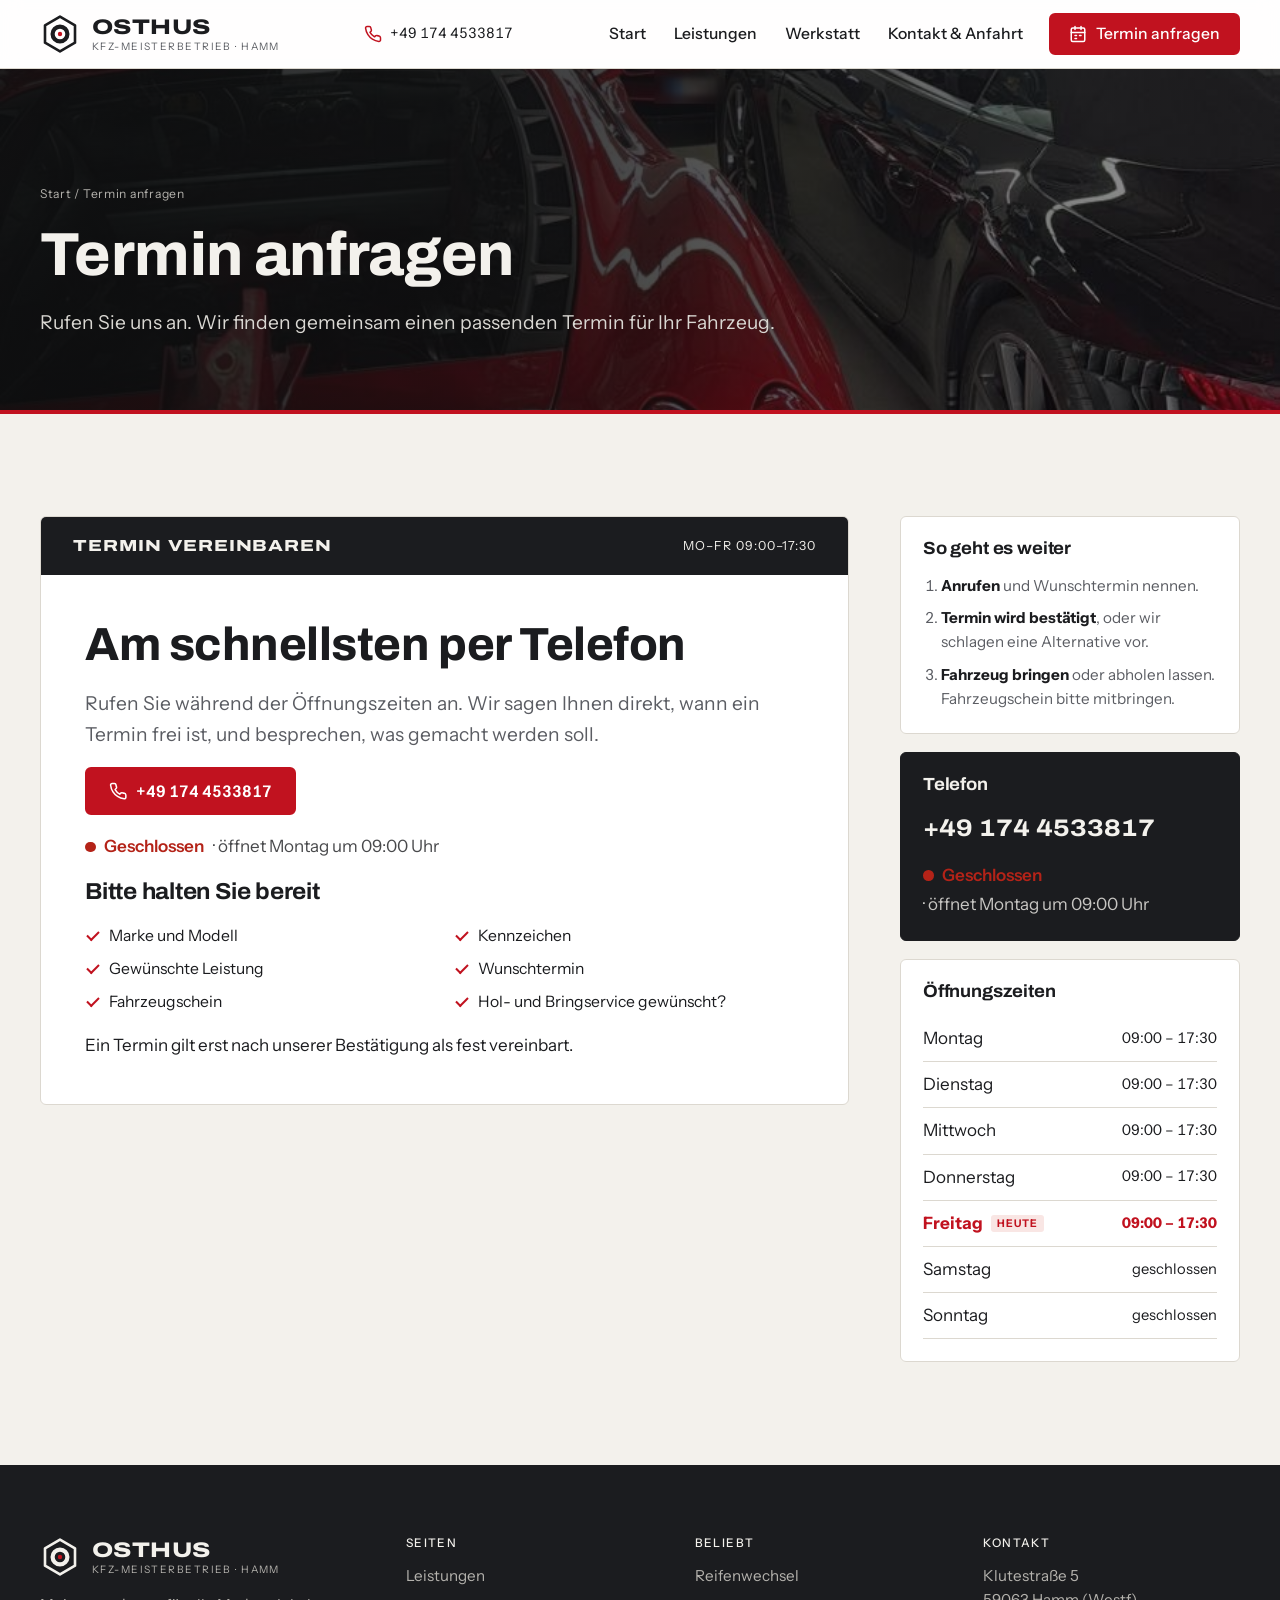
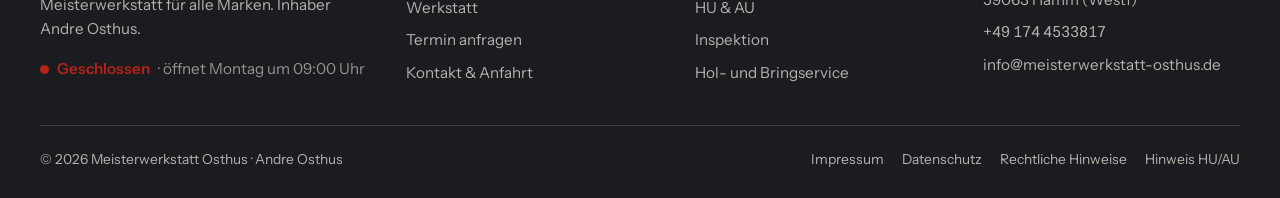
<file: termin.html>
<!doctype html>
<html lang="de">
<head>
<meta charset="utf-8">
<meta name="viewport" content="width=device-width, initial-scale=1, viewport-fit=cover">
<title>Termin anfragen – Meisterwerkstatt Osthus Hamm</title>
<meta name="description" content="Einen Werkstatttermin bei der Meisterwerkstatt Osthus in Hamm telefonisch vereinbaren: Reifenwechsel, Inspektion, HU und AU und mehr.">
<meta name="theme-color" content="#1b1c1f">
<meta property="og:type" content="website">
<meta property="og:title" content="Termin anfragen – Meisterwerkstatt Osthus Hamm">
<meta property="og:description" content="Einen Werkstatttermin bei der Meisterwerkstatt Osthus in Hamm telefonisch vereinbaren: Reifenwechsel, Inspektion, HU und AU und mehr.">
<meta property="og:image" content="assets/img/werkstatt-halle.jpg">
<link rel="icon" href="assets/img/favicon.svg" type="image/svg+xml">
<link rel="preload" href="assets/fonts/archivo-var.woff2" as="font" type="font/woff2" crossorigin>
<link rel="stylesheet" href="assets/css/style.css">
</head>
<body>
<a class="skip-link" href="#inhalt">Zum Inhalt springen</a>
<header class="site-header">
  <div class="wrap">
    <a class="brand" href="index.html" aria-label="Meisterwerkstatt Osthus – Startseite">
      <svg class="brand__mark" viewBox="0 0 40 40" aria-hidden="true"><path d="M20 2.6 35 11.3v17.4L20 37.4 5 28.7V11.3Z" fill="none" stroke="currentColor" stroke-width="2.6" stroke-linejoin="round"/><circle cx="20" cy="20" r="7.4" fill="none" stroke="currentColor" stroke-width="4.2"/><circle cx="20" cy="20" r="2.2" fill="var(--accent)"/></svg>
      <span class="brand__text"><span class="brand__name">OSTHUS</span><span class="brand__sub">Kfz-Meisterbetrieb · Hamm</span></span>
    </a>
    <a class="header-phone" href="tel:+491744533817"><svg viewBox="0 0 24 24" fill="none" stroke="currentColor" stroke-width="2" stroke-linecap="round" stroke-linejoin="round" aria-hidden="true"><path d="M22 16.9v3a2 2 0 0 1-2.2 2 19.8 19.8 0 0 1-8.6-3.1 19.5 19.5 0 0 1-6-6A19.8 19.8 0 0 1 2.1 4.2 2 2 0 0 1 4.1 2h3a2 2 0 0 1 2 1.7c.1.9.4 1.8.7 2.7a2 2 0 0 1-.5 2.1L8 9.8a16 16 0 0 0 6 6l1.3-1.3a2 2 0 0 1 2.1-.4c.9.3 1.8.6 2.7.7a2 2 0 0 1 1.7 2z"/></svg><span class="tnum">+49 174 4533817</span></a>
    <nav class="main-nav" id="main-nav" aria-label="Hauptnavigation">
      <a href="index.html">Start</a><a href="leistungen.html">Leistungen</a><a href="werkstatt.html">Werkstatt</a><a href="anfahrt.html">Kontakt &amp; Anfahrt</a>
      <a class="btn" href="termin.html" aria-current="page"><svg viewBox="0 0 24 24" fill="none" stroke="currentColor" stroke-width="2" stroke-linecap="round" stroke-linejoin="round" aria-hidden="true"><rect x="3" y="4" width="18" height="18" rx="2"/><path d="M16 2v4M8 2v4M3 10h18M8 14h2M14 14h2M8 18h2"/></svg>Termin anfragen</a>
    </nav>
    <button class="nav-toggle" type="button" aria-controls="main-nav" aria-expanded="false" aria-label="Menü öffnen"><svg viewBox="0 0 24 24" fill="none" stroke="currentColor" stroke-width="2" stroke-linecap="round" stroke-linejoin="round" aria-hidden="true"><path d="M3 6h18M3 12h18M3 18h18"/></svg></button>
  </div>
</header>
<main id="inhalt">
<section class="page-head page-head--photo on-dark" style="background-image:url(assets/img/werkstatt-halle.jpg);background-position:50% 62%">
  <div class="wrap">
    <p class="breadcrumb"><a href="index.html">Start</a> / Termin anfragen</p>
    <h1>Termin anfragen</h1>
    <p class="lead">Rufen Sie uns an. Wir finden gemeinsam einen passenden Termin für Ihr Fahrzeug.</p>
  </div>
</section>
<section class="band">
  <div class="wrap booking">
    <div class="order">
      <div class="order__head"><strong>Termin vereinbaren</strong><span>Mo–Fr 09:00–17:30</span></div>
      <div class="done">
        <h2>Am schnellsten per Telefon</h2>
        <p class="lead">Rufen Sie während der Öffnungszeiten an. Wir sagen Ihnen direkt, wann ein Termin frei ist, und besprechen, was gemacht werden soll.</p>
        <div class="btn-row"><a class="btn" href="tel:+491744533817"><svg viewBox="0 0 24 24" fill="none" stroke="currentColor" stroke-width="2" stroke-linecap="round" stroke-linejoin="round" aria-hidden="true"><path d="M22 16.9v3a2 2 0 0 1-2.2 2 19.8 19.8 0 0 1-8.6-3.1 19.5 19.5 0 0 1-6-6A19.8 19.8 0 0 1 2.1 4.2 2 2 0 0 1 4.1 2h3a2 2 0 0 1 2 1.7c.1.9.4 1.8.7 2.7a2 2 0 0 1-.5 2.1L8 9.8a16 16 0 0 0 6 6l1.3-1.3a2 2 0 0 1 2.1-.4c.9.3 1.8.6 2.7.7a2 2 0 0 1 1.7 2z"/></svg><span class="tnum">+49 174 4533817</span></a></div>
        <span class="status" data-status></span>
        <h3>Bitte halten Sie bereit</h3>
        <ul class="ticks">
          <li>Marke und Modell</li>
          <li>Kennzeichen</li>
          <li>Gewünschte Leistung</li>
          <li>Wunschtermin</li>
          <li>Fahrzeugschein</li>
          <li>Hol- und Bringservice gewünscht?</li>
        </ul>
        <p class="hint">Ein Termin gilt erst nach unserer Bestätigung als fest vereinbart.</p>
      </div>
    </div>
    <aside class="aside">
      <div class="aside-box">
        <h3>So geht es weiter</h3>
        <ol>
          <li><strong>Anrufen</strong> und Wunschtermin nennen.</li>
          <li><strong>Termin wird bestätigt</strong>, oder wir schlagen eine Alternative vor.</li>
          <li><strong>Fahrzeug bringen</strong> oder abholen lassen. Fahrzeugschein bitte mitbringen.</li>
        </ol>
      </div>
      <div class="aside-box aside-box--dark on-dark">
        <h3>Telefon</h3>
        <a class="big-phone" href="tel:+491744533817">+49 174 4533817</a>
        <span class="status" data-status></span>
      </div>
      <div class="aside-box">
        <h3>Öffnungszeiten</h3>
        <table class="hours" data-hours></table>
      </div>
    </aside>
  </div>
</section>
</main>
<footer class="site-footer on-dark">
  <div class="wrap">
    <div class="footer-grid">
      <div class="footer-about">
        <a class="brand" href="index.html" aria-label="Meisterwerkstatt Osthus – Startseite">
          <svg class="brand__mark" viewBox="0 0 40 40" aria-hidden="true"><path d="M20 2.6 35 11.3v17.4L20 37.4 5 28.7V11.3Z" fill="none" stroke="currentColor" stroke-width="2.6" stroke-linejoin="round"/><circle cx="20" cy="20" r="7.4" fill="none" stroke="currentColor" stroke-width="4.2"/><circle cx="20" cy="20" r="2.2" fill="var(--accent)"/></svg>
          <span class="brand__text"><span class="brand__name">OSTHUS</span><span class="brand__sub">Kfz-Meisterbetrieb · Hamm</span></span>
        </a>
        <p>Meisterwerkstatt für alle Marken. Inhaber Andre Osthus.</p>
        <span class="status" data-status></span>
      </div>
      <div>
        <h4>Seiten</h4>
        <ul>
          <li><a href="leistungen.html">Leistungen</a></li>
          <li><a href="werkstatt.html">Werkstatt</a></li>
          <li><a href="termin.html">Termin anfragen</a></li>
          <li><a href="anfahrt.html">Kontakt &amp; Anfahrt</a></li>
        </ul>
      </div>
      <div>
        <h4>Beliebt</h4>
        <ul>
          <li><a href="leistungen.html#reifen">Reifenwechsel</a></li>
          <li><a href="leistungen.html#tuev">HU &amp; AU</a></li>
          <li><a href="leistungen.html#service">Inspektion</a></li>
          <li><a href="leistungen.html#holbring">Hol- und Bringservice</a></li>
        </ul>
      </div>
      <div>
        <h4>Kontakt</h4>
        <ul>
          <li>Klutestraße 5<br>59063 Hamm (Westf)</li>
          <li><a class="tnum" href="tel:+491744533817">+49 174 4533817</a></li>
          <li><a href="mailto:info@meisterwerkstatt-osthus.de">info@meisterwerkstatt-osthus.de</a></li>
        </ul>
      </div>
    </div>
    <div class="footer-bottom">
      <span>© <span data-year>2026</span> Meisterwerkstatt Osthus · Andre Osthus</span>
      <nav aria-label="Rechtliches"><a href="impressum.html">Impressum</a><a href="datenschutz.html">Datenschutz</a><a href="rechtliche-hinweise.html">Rechtliche Hinweise</a><a href="hinweis-hu-au.html">Hinweis HU/AU</a></nav>
    </div>
  </div>
</footer>
<nav class="quickbar" aria-label="Schnellkontakt">
  <a href="tel:+491744533817"><svg viewBox="0 0 24 24" fill="none" stroke="currentColor" stroke-width="2" stroke-linecap="round" stroke-linejoin="round" aria-hidden="true"><path d="M22 16.9v3a2 2 0 0 1-2.2 2 19.8 19.8 0 0 1-8.6-3.1 19.5 19.5 0 0 1-6-6A19.8 19.8 0 0 1 2.1 4.2 2 2 0 0 1 4.1 2h3a2 2 0 0 1 2 1.7c.1.9.4 1.8.7 2.7a2 2 0 0 1-.5 2.1L8 9.8a16 16 0 0 0 6 6l1.3-1.3a2 2 0 0 1 2.1-.4c.9.3 1.8.6 2.7.7a2 2 0 0 1 1.7 2z"/></svg>Anrufen</a>
  <a class="is-primary" href="termin.html"><svg viewBox="0 0 24 24" fill="none" stroke="currentColor" stroke-width="2" stroke-linecap="round" stroke-linejoin="round" aria-hidden="true"><rect x="3" y="4" width="18" height="18" rx="2"/><path d="M16 2v4M8 2v4M3 10h18M8 14h2M14 14h2M8 18h2"/></svg>Termin</a>
  <a href="https://www.google.com/maps/dir/?api=1&destination=Klutestra%C3%9Fe+5%2C+59063+Hamm" target="_blank" rel="noopener"><svg viewBox="0 0 24 24" fill="none" stroke="currentColor" stroke-width="2" stroke-linecap="round" stroke-linejoin="round" aria-hidden="true"><circle cx="6" cy="19" r="3"/><path d="M9 19h8.5a3.5 3.5 0 0 0 0-7h-11a3.5 3.5 0 0 1 0-7H15"/><circle cx="18" cy="5" r="3"/></svg>Route</a>
</nav>
<script src="assets/js/main.js" defer></script>
</body>
</html>
</file>
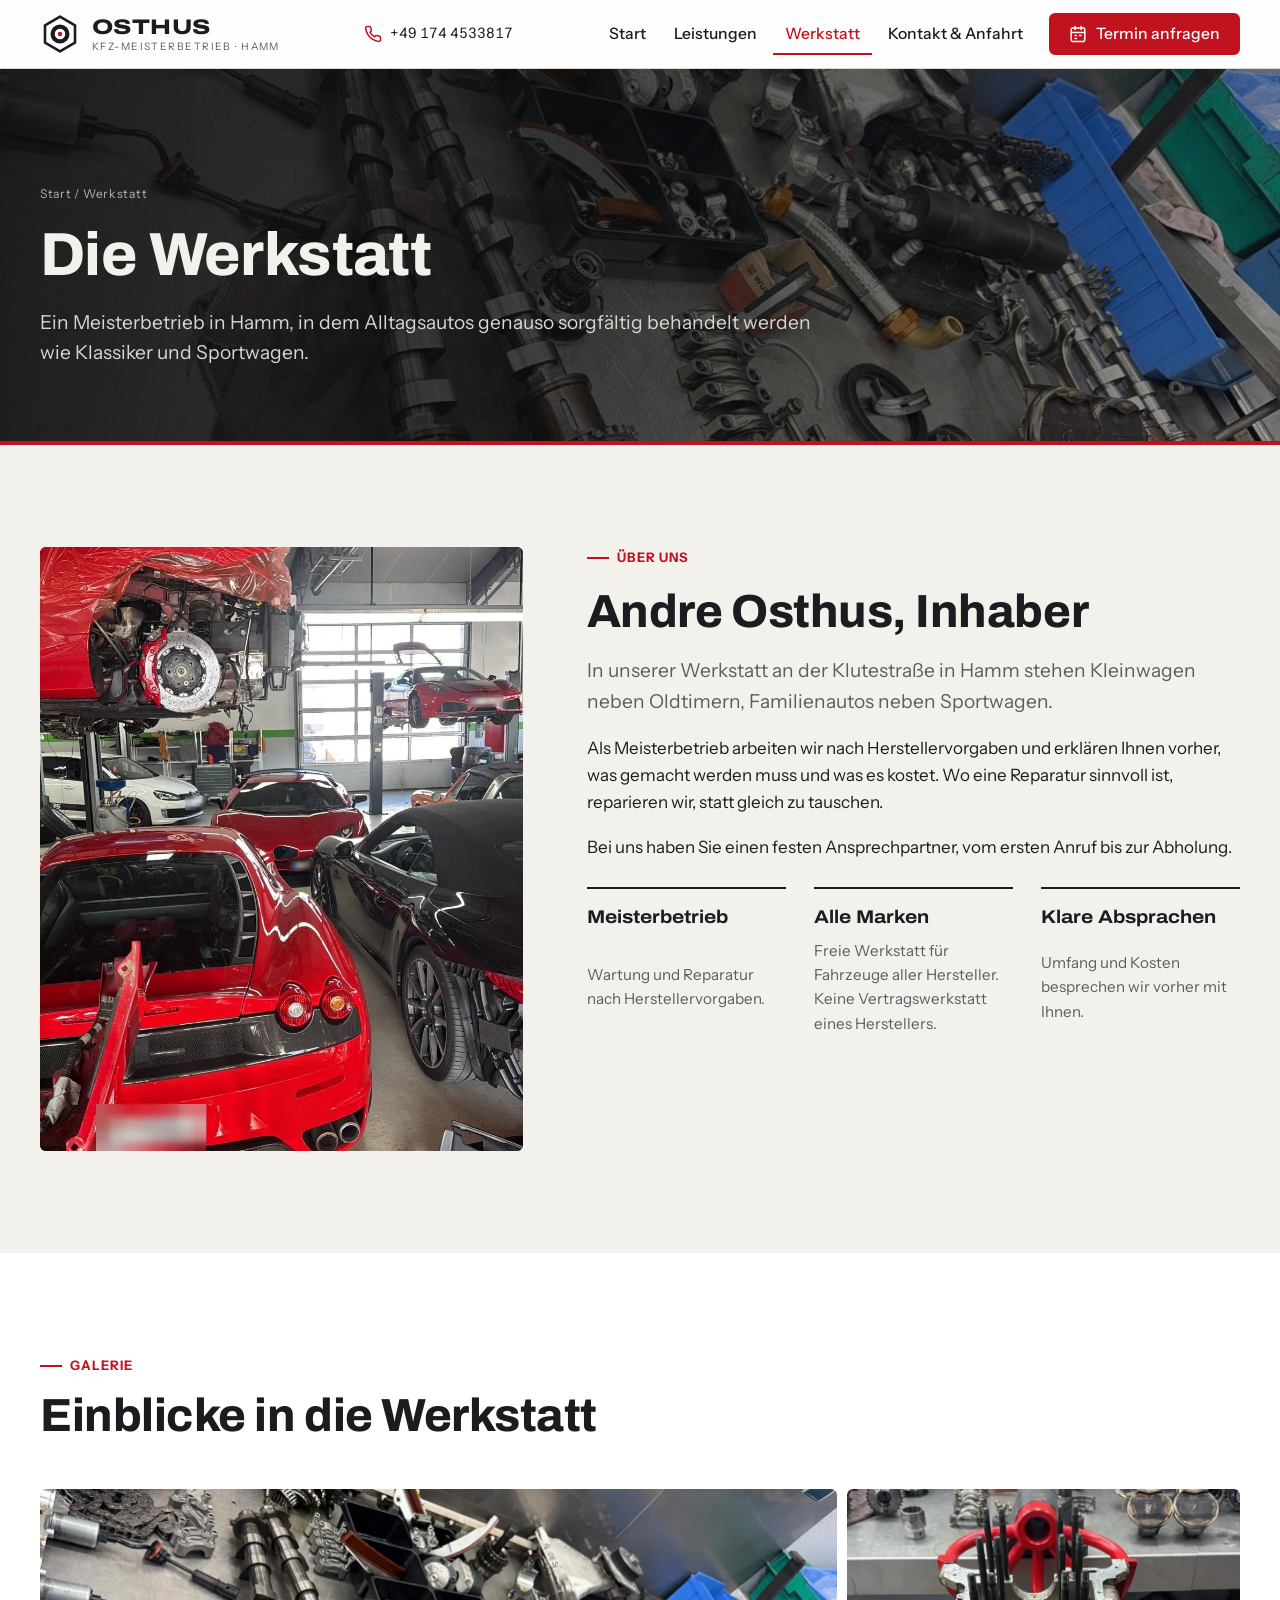
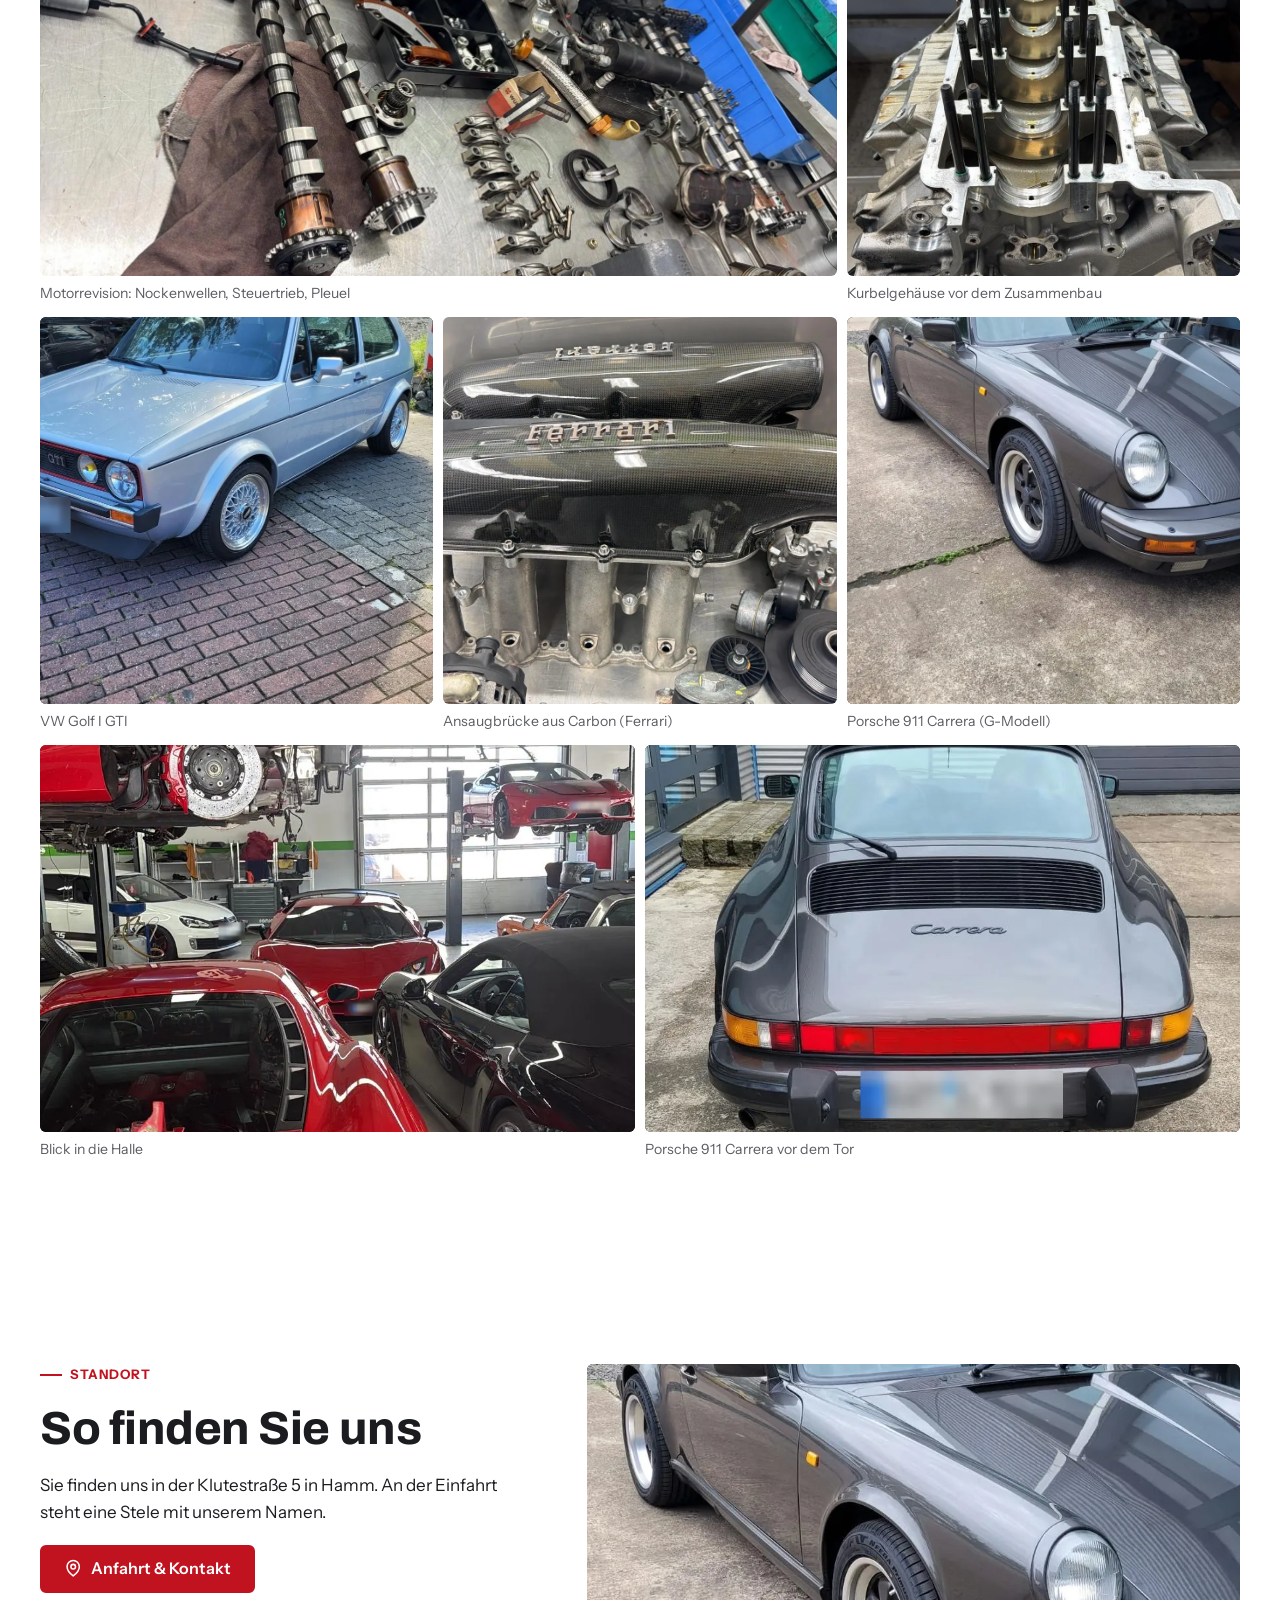
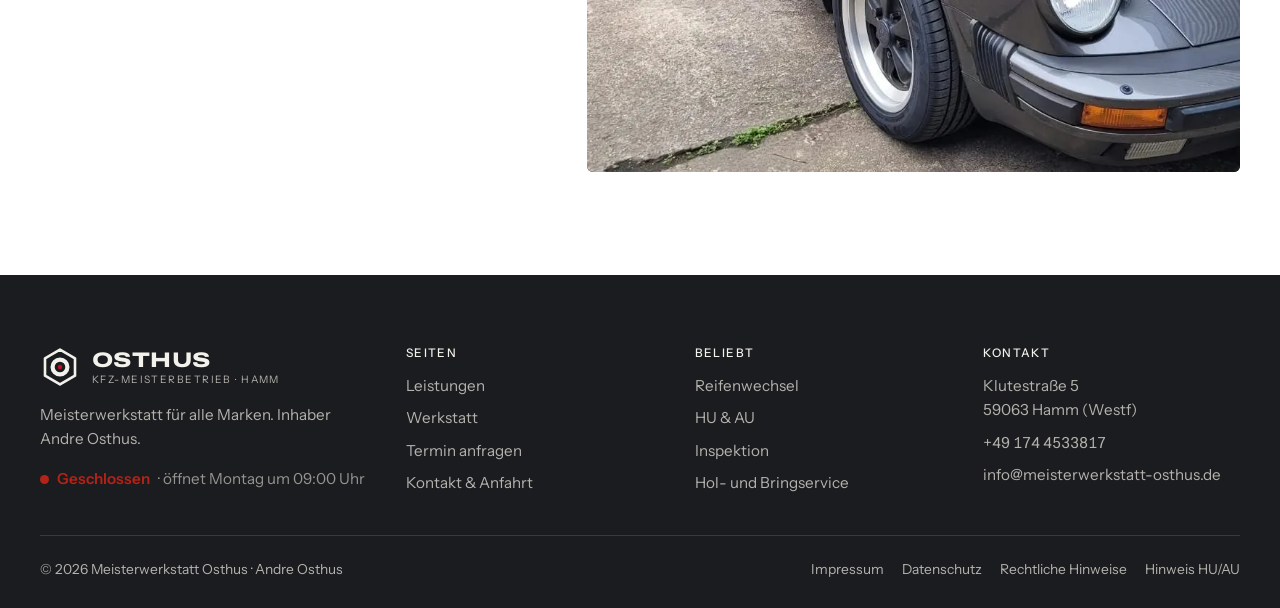
<file: werkstatt.html>
<!doctype html>
<html lang="de">
<head>
<meta charset="utf-8">
<meta name="viewport" content="width=device-width, initial-scale=1, viewport-fit=cover">
<title>Werkstatt – Meisterwerkstatt Osthus Hamm</title>
<meta name="description" content="Lernen Sie die Meisterwerkstatt Osthus in Hamm kennen: Inhaber Andre Osthus, Einblicke in die Werkstatt und Fotos aus dem Alltag.">
<meta name="theme-color" content="#1b1c1f">
<meta property="og:type" content="website">
<meta property="og:title" content="Werkstatt – Meisterwerkstatt Osthus Hamm">
<meta property="og:description" content="Lernen Sie die Meisterwerkstatt Osthus in Hamm kennen: Inhaber Andre Osthus, Einblicke in die Werkstatt und Fotos aus dem Alltag.">
<meta property="og:image" content="assets/img/werkstatt-halle.jpg">
<link rel="icon" href="assets/img/favicon.svg" type="image/svg+xml">
<link rel="preload" href="assets/fonts/archivo-var.woff2" as="font" type="font/woff2" crossorigin>
<link rel="stylesheet" href="assets/css/style.css">
</head>
<body>
<a class="skip-link" href="#inhalt">Zum Inhalt springen</a>
<header class="site-header">
  <div class="wrap">
    <a class="brand" href="index.html" aria-label="Meisterwerkstatt Osthus – Startseite">
      <svg class="brand__mark" viewBox="0 0 40 40" aria-hidden="true"><path d="M20 2.6 35 11.3v17.4L20 37.4 5 28.7V11.3Z" fill="none" stroke="currentColor" stroke-width="2.6" stroke-linejoin="round"/><circle cx="20" cy="20" r="7.4" fill="none" stroke="currentColor" stroke-width="4.2"/><circle cx="20" cy="20" r="2.2" fill="var(--accent)"/></svg>
      <span class="brand__text"><span class="brand__name">OSTHUS</span><span class="brand__sub">Kfz-Meisterbetrieb · Hamm</span></span>
    </a>
    <a class="header-phone" href="tel:+491744533817"><svg viewBox="0 0 24 24" fill="none" stroke="currentColor" stroke-width="2" stroke-linecap="round" stroke-linejoin="round" aria-hidden="true"><path d="M22 16.9v3a2 2 0 0 1-2.2 2 19.8 19.8 0 0 1-8.6-3.1 19.5 19.5 0 0 1-6-6A19.8 19.8 0 0 1 2.1 4.2 2 2 0 0 1 4.1 2h3a2 2 0 0 1 2 1.7c.1.9.4 1.8.7 2.7a2 2 0 0 1-.5 2.1L8 9.8a16 16 0 0 0 6 6l1.3-1.3a2 2 0 0 1 2.1-.4c.9.3 1.8.6 2.7.7a2 2 0 0 1 1.7 2z"/></svg><span class="tnum">+49 174 4533817</span></a>
    <nav class="main-nav" id="main-nav" aria-label="Hauptnavigation">
      <a href="index.html">Start</a><a href="leistungen.html">Leistungen</a><a href="werkstatt.html" aria-current="page">Werkstatt</a><a href="anfahrt.html">Kontakt &amp; Anfahrt</a>
      <a class="btn" href="termin.html"><svg viewBox="0 0 24 24" fill="none" stroke="currentColor" stroke-width="2" stroke-linecap="round" stroke-linejoin="round" aria-hidden="true"><rect x="3" y="4" width="18" height="18" rx="2"/><path d="M16 2v4M8 2v4M3 10h18M8 14h2M14 14h2M8 18h2"/></svg>Termin anfragen</a>
    </nav>
    <button class="nav-toggle" type="button" aria-controls="main-nav" aria-expanded="false" aria-label="Menü öffnen"><svg viewBox="0 0 24 24" fill="none" stroke="currentColor" stroke-width="2" stroke-linecap="round" stroke-linejoin="round" aria-hidden="true"><path d="M3 6h18M3 12h18M3 18h18"/></svg></button>
  </div>
</header>
<main id="inhalt">
<section class="page-head page-head--photo on-dark" style="background-image:url(assets/img/motor-nockenwellen.jpg);background-position:50% 50%">
  <div class="wrap">
    <p class="breadcrumb"><a href="index.html">Start</a> / Werkstatt</p>
    <h1>Die Werkstatt</h1>
    <p class="lead">Ein Meisterbetrieb in Hamm, in dem Alltagsautos genauso sorgfältig behandelt werden wie Klassiker und Sportwagen.</p>
  </div>
</section>
<section class="band">
  <div class="wrap about">
    <picture class="about__photo"><source srcset="assets/img/werkstatt-halle.webp" type="image/webp"><img src="assets/img/werkstatt-halle.jpg" alt="Werkstatthalle mit Fahrzeugen auf Hebebühnen" loading="lazy" decoding="async" style="object-position:50% 55%"></picture>
    <div class="about__text">
      <span class="eyebrow">Über uns</span>
      <h2>Andre Osthus, Inhaber</h2>
      <p class="lead">In unserer Werkstatt an der Klutestraße in Hamm stehen Kleinwagen neben Oldtimern, Familienautos neben Sportwagen.</p>
      <p>Als Meisterbetrieb arbeiten wir nach Herstellervorgaben und erklären Ihnen vorher, was gemacht werden muss und was es kostet. Wo eine Reparatur sinnvoll ist, reparieren wir, statt gleich zu tauschen.</p>
      <p>Bei uns haben Sie einen festen Ansprechpartner, vom ersten Anruf bis zur Abholung.</p>
      <div class="facts">
        <div class="fact"><strong>Meisterbetrieb</strong><span>Wartung und Reparatur nach Herstellervorgaben.</span></div>
        <div class="fact"><strong>Alle Marken</strong><span>Freie Werkstatt für Fahrzeuge aller Hersteller. Keine Vertragswerkstatt eines Herstellers.</span></div>
        <div class="fact"><strong>Klare Absprachen</strong><span>Umfang und Kosten besprechen wir vorher mit Ihnen.</span></div>
      </div>
    </div>
  </div>
</section>
<section class="band band--surface" aria-labelledby="galerie-titel">
  <div class="wrap">
    <div class="section-head"><div><span class="eyebrow">Galerie</span><h2 id="galerie-titel">Einblicke in die Werkstatt</h2></div></div>
    <div class="gallery">
      <figure class="g-wide"><picture><source srcset="assets/img/motor-nockenwellen.webp" type="image/webp"><img src="assets/img/motor-nockenwellen.jpg" alt="Zerlegter Motor: Nockenwellen, Steuerkette und Kolben auf der Werkbank" loading="lazy" decoding="async"></picture><figcaption>Motorrevision: Nockenwellen, Steuertrieb, Pleuel</figcaption></figure>
      <figure><picture><source srcset="assets/img/motorblock.webp" type="image/webp"><img src="assets/img/motorblock.jpg" alt="Offenes Kurbelgehäuse eines V8-Motors auf dem Motorständer" loading="lazy" decoding="async"></picture><figcaption>Kurbelgehäuse vor dem Zusammenbau</figcaption></figure>
      <figure><picture><source srcset="assets/img/golf-gti.webp" type="image/webp"><img src="assets/img/golf-gti.jpg" alt="Silberner VW Golf I GTI auf dem Hof der Werkstatt" loading="lazy" decoding="async" style="object-position:50% 55%"></picture><figcaption>VW Golf I GTI</figcaption></figure>
      <figure><picture><source srcset="assets/img/ferrari-ansaugbruecke.webp" type="image/webp"><img src="assets/img/ferrari-ansaugbruecke.jpg" alt="Ferrari-Ansaugbrücken aus Carbon auf der Werkbank" loading="lazy" decoding="async"></picture><figcaption>Ansaugbrücke aus Carbon (Ferrari)</figcaption></figure>
      <figure><picture><source srcset="assets/img/porsche-front.webp" type="image/webp"><img src="assets/img/porsche-front.jpg" alt="Porsche 911 Carrera in Anthrazit vor der Werkstatt" loading="lazy" decoding="async" style="object-position:50% 60%"></picture><figcaption>Porsche 911 Carrera (G-Modell)</figcaption></figure>
      <figure class="g-half"><picture><source srcset="assets/img/werkstatt-halle.webp" type="image/webp"><img src="assets/img/werkstatt-halle.jpg" alt="Werkstatthalle mit mehreren Sportwagen auf Hebebühnen" loading="lazy" decoding="async" style="object-position:50% 45%"></picture><figcaption>Blick in die Halle</figcaption></figure>
      <figure class="g-half"><picture><source srcset="assets/img/porsche-heck.webp" type="image/webp"><img src="assets/img/porsche-heck.jpg" alt="Porsche 911 Carrera von hinten vor dem Werkstatttor" loading="lazy" decoding="async" style="object-position:50% 40%"></picture><figcaption>Porsche 911 Carrera vor dem Tor</figcaption></figure>
    </div>
  </div>
</section>
<section class="band band--surface">
  <div class="wrap about">
    <div class="about__text">
      <span class="eyebrow">Standort</span>
      <h2>So finden Sie uns</h2>
      <p>Sie finden uns in der Klutestraße 5 in Hamm. An der Einfahrt steht eine Stele mit unserem Namen.</p>
      <div class="btn-row"><a class="btn" href="anfahrt.html"><svg viewBox="0 0 24 24" fill="none" stroke="currentColor" stroke-width="2" stroke-linecap="round" stroke-linejoin="round" aria-hidden="true"><path d="M20 10c0 6-8 12-8 12s-8-6-8-12a8 8 0 0 1 16 0Z"/><circle cx="12" cy="10" r="3"/></svg>Anfahrt &amp; Kontakt</a></div>
    </div>
    <picture class="about__photo about__photo--wide"><source srcset="assets/img/porsche-front.webp" type="image/webp"><img src="assets/img/porsche-front.jpg" alt="Hof vor der Werkstatt an der Klutestraße" loading="lazy" decoding="async" style="object-position:50% 45%"></picture>
  </div>
</section>
</main>
<footer class="site-footer on-dark">
  <div class="wrap">
    <div class="footer-grid">
      <div class="footer-about">
        <a class="brand" href="index.html" aria-label="Meisterwerkstatt Osthus – Startseite">
          <svg class="brand__mark" viewBox="0 0 40 40" aria-hidden="true"><path d="M20 2.6 35 11.3v17.4L20 37.4 5 28.7V11.3Z" fill="none" stroke="currentColor" stroke-width="2.6" stroke-linejoin="round"/><circle cx="20" cy="20" r="7.4" fill="none" stroke="currentColor" stroke-width="4.2"/><circle cx="20" cy="20" r="2.2" fill="var(--accent)"/></svg>
          <span class="brand__text"><span class="brand__name">OSTHUS</span><span class="brand__sub">Kfz-Meisterbetrieb · Hamm</span></span>
        </a>
        <p>Meisterwerkstatt für alle Marken. Inhaber Andre Osthus.</p>
        <span class="status" data-status></span>
      </div>
      <div>
        <h4>Seiten</h4>
        <ul>
          <li><a href="leistungen.html">Leistungen</a></li>
          <li><a href="werkstatt.html">Werkstatt</a></li>
          <li><a href="termin.html">Termin anfragen</a></li>
          <li><a href="anfahrt.html">Kontakt &amp; Anfahrt</a></li>
        </ul>
      </div>
      <div>
        <h4>Beliebt</h4>
        <ul>
          <li><a href="leistungen.html#reifen">Reifenwechsel</a></li>
          <li><a href="leistungen.html#tuev">HU &amp; AU</a></li>
          <li><a href="leistungen.html#service">Inspektion</a></li>
          <li><a href="leistungen.html#holbring">Hol- und Bringservice</a></li>
        </ul>
      </div>
      <div>
        <h4>Kontakt</h4>
        <ul>
          <li>Klutestraße 5<br>59063 Hamm (Westf)</li>
          <li><a class="tnum" href="tel:+491744533817">+49 174 4533817</a></li>
          <li><a href="mailto:info@meisterwerkstatt-osthus.de">info@meisterwerkstatt-osthus.de</a></li>
        </ul>
      </div>
    </div>
    <div class="footer-bottom">
      <span>© <span data-year>2026</span> Meisterwerkstatt Osthus · Andre Osthus</span>
      <nav aria-label="Rechtliches"><a href="impressum.html">Impressum</a><a href="datenschutz.html">Datenschutz</a><a href="rechtliche-hinweise.html">Rechtliche Hinweise</a><a href="hinweis-hu-au.html">Hinweis HU/AU</a></nav>
    </div>
  </div>
</footer>
<nav class="quickbar" aria-label="Schnellkontakt">
  <a href="tel:+491744533817"><svg viewBox="0 0 24 24" fill="none" stroke="currentColor" stroke-width="2" stroke-linecap="round" stroke-linejoin="round" aria-hidden="true"><path d="M22 16.9v3a2 2 0 0 1-2.2 2 19.8 19.8 0 0 1-8.6-3.1 19.5 19.5 0 0 1-6-6A19.8 19.8 0 0 1 2.1 4.2 2 2 0 0 1 4.1 2h3a2 2 0 0 1 2 1.7c.1.9.4 1.8.7 2.7a2 2 0 0 1-.5 2.1L8 9.8a16 16 0 0 0 6 6l1.3-1.3a2 2 0 0 1 2.1-.4c.9.3 1.8.6 2.7.7a2 2 0 0 1 1.7 2z"/></svg>Anrufen</a>
  <a class="is-primary" href="termin.html"><svg viewBox="0 0 24 24" fill="none" stroke="currentColor" stroke-width="2" stroke-linecap="round" stroke-linejoin="round" aria-hidden="true"><rect x="3" y="4" width="18" height="18" rx="2"/><path d="M16 2v4M8 2v4M3 10h18M8 14h2M14 14h2M8 18h2"/></svg>Termin</a>
  <a href="https://www.google.com/maps/dir/?api=1&destination=Klutestra%C3%9Fe+5%2C+59063+Hamm" target="_blank" rel="noopener"><svg viewBox="0 0 24 24" fill="none" stroke="currentColor" stroke-width="2" stroke-linecap="round" stroke-linejoin="round" aria-hidden="true"><circle cx="6" cy="19" r="3"/><path d="M9 19h8.5a3.5 3.5 0 0 0 0-7h-11a3.5 3.5 0 0 1 0-7H15"/><circle cx="18" cy="5" r="3"/></svg>Route</a>
</nav>
<script src="assets/js/main.js" defer></script>
</body>
</html>
</file>
<file: assets/css/style.css>
/* =========================================================
   Meisterwerkstatt Osthus – Stylesheet
   Gestaltung: warmes Hellgrau, Anthrazit und Werkstatt-Rot.
   Echte Fotos stehen im Vordergrund, wenige Schmuckelemente.
   Layout: breite Bänder, Inhalt in .wrap (max. 1200px).
   ========================================================= */

@font-face {
  font-family: "Archivo";
  src: url("../fonts/archivo-var.woff2") format("woff2");
  font-weight: 100 900;
  font-stretch: 62% 125%;
  font-display: swap;
}
@font-face {
  font-family: "Instrument Sans";
  src: url("../fonts/instrument-sans-var.woff2") format("woff2");
  font-weight: 400 700;
  font-display: swap;
}

:root {
  /* Farbe */
  --bg: #f3f1ec;          /* warmes Hellgrau */
  --surface: #ffffff;
  --ink: #1b1c1f;
  --muted: #5b5d63;
  --line: #dcd8d0;
  --graphite: #1b1c1f;    /* Anthrazit */
  --graphite-2: #26272b;
  --on-graphite: #f3f1ec;
  --on-graphite-muted: #b4b2ad;
  --accent: #c1121f;      /* Werkstatt-Rot */
  --accent-hover: #9d0f19;
  --on-accent: #ffffff;
  --accent-soft: #f9e6e4;
  --accent-on-dark: #ff6b6f;
  --ok: #1d7f45;
  --closed: #b42318;
  --plate-bg: #26272b;
  --plate-line: rgba(243, 241, 236, .12);
  --pill-open-bg: rgba(67, 196, 122, .16);
  --pill-open-fg: #7ee0a6;
  --pill-closed-bg: rgba(236, 106, 95, .16);
  --pill-closed-fg: #ff9a90;

  /* Schrift */
  --f-display: "Archivo", "Arial Narrow", "Helvetica Neue", Arial, sans-serif;
  --f-body: "Instrument Sans", "Segoe UI", system-ui, -apple-system, sans-serif;
  --f-mono: var(--f-body); /* bewusst keine Schreibmaschinenschrift */

  /* Maße */
  --wrap: 1200px;
  --r: 6px;
  --gap: clamp(16px, 2.5vw, 28px);
  --band: clamp(56px, 8vw, 104px);
  --header-h: 68px;
  color-scheme: light;
}

@media (prefers-color-scheme: dark) {
  :root:not([data-theme="light"]) {
    --bg: #141517;
    --surface: #1c1d20;
    --ink: #ecebe7;
    --muted: #a3a29e;
    --line: #2f3034;
    --graphite: #0e0f10;
    --graphite-2: #1a1b1e;
    --on-graphite: #ecebe7;
    --on-graphite-muted: #a3a29e;
    --accent: #ef4b4f;
    --accent-hover: #ff6b6f;
    --on-accent: #1a0506;
    --accent-soft: #3a1618;
    --accent-on-dark: #ff7b7e;
    --ok: #43c47a;
    --closed: #ef6a5f;
    color-scheme: dark;
  }
}
:root[data-theme="dark"] {
  --bg: #141517;
  --surface: #1c1d20;
  --ink: #ecebe7;
  --muted: #a3a29e;
  --line: #2f3034;
  --graphite: #0e0f10;
  --graphite-2: #1a1b1e;
  --on-graphite: #ecebe7;
  --on-graphite-muted: #a3a29e;
  --accent: #ef4b4f;
  --accent-hover: #ff6b6f;
  --on-accent: #1a0506;
  --accent-soft: #3a1618;
  --accent-on-dark: #ff7b7e;
  --ok: #43c47a;
  --closed: #ef6a5f;
  color-scheme: dark;
}

/* ---------- Basis ---------- */
*, *::before, *::after { box-sizing: border-box; }
html { -webkit-text-size-adjust: 100%; scroll-padding-top: calc(var(--header-h) + 16px); }
@media (prefers-reduced-motion: no-preference) { html { scroll-behavior: smooth; } }
body {
  margin: 0;
  background: var(--bg);
  color: var(--ink);
  font-family: var(--f-body);
  font-size: 1.0625rem;
  line-height: 1.6;
  text-rendering: optimizeLegibility;
}
img { max-width: 100%; height: auto; display: block; }
[hidden] { display: none !important; }
a { color: inherit; }
h1, h2, h3, h4 {
  font-family: var(--f-display);
  font-stretch: 100%;
  font-weight: 750;
  line-height: 1.1;
  letter-spacing: -0.01em;
  margin: 0;
  text-wrap: balance;
  overflow-wrap: break-word;
  hyphens: manual;
}
h1 { font-size: clamp(2.2rem, 5.4vw, 4rem); }
h2 { font-size: clamp(1.8rem, 3.8vw, 2.9rem); }
h3 { font-size: clamp(1.2rem, 1.8vw, 1.45rem); font-stretch: 105%; font-weight: 700; line-height: 1.15; }
p { margin: 0; }
:focus-visible { outline: 3px solid var(--accent); outline-offset: 3px; border-radius: 2px; }
::selection { background: var(--accent); color: var(--on-accent); }

.wrap {
  width: 100%;
  max-width: calc(var(--wrap) + 2 * 32px);
  margin-inline: auto;
  padding-left: max(16px, env(safe-area-inset-left, 0px));
  padding-right: max(16px, env(safe-area-inset-right, 0px));
}
@media (min-width: 720px) {
  .wrap { padding-left: max(32px, env(safe-area-inset-left, 0px)); padding-right: max(32px, env(safe-area-inset-right, 0px)); }
}

.skip-link {
  position: absolute; left: 12px; top: -60px; z-index: 100;
  background: var(--accent); color: var(--on-accent); padding: 10px 14px; border-radius: var(--r);
  text-decoration: none; font-weight: 600;
}
.skip-link:focus { top: 12px; }

.eyebrow {
  font-family: var(--f-body);
  font-size: .82rem;
  font-weight: 700;
  letter-spacing: .08em;
  text-transform: uppercase;
  color: var(--accent);
  display: inline-flex;
  align-items: center;
  gap: .6em;
}
.eyebrow::before {
  content: "";
  width: 22px; height: 2px;
  background: var(--accent);
}
.lead { font-size: clamp(1.08rem, 1.5vw, 1.25rem); color: var(--muted); max-width: 60ch; }
.mono { font-family: var(--f-mono); font-size: .9em; }
.tnum { font-variant-numeric: tabular-nums; }

/* ---------- Buttons ---------- */
.btn {
  --btn-bg: var(--accent);
  --btn-fg: var(--on-accent);
  display: inline-flex; align-items: center; justify-content: center; gap: .55em;
  min-height: 48px;
  padding: 12px 22px;
  border: 2px solid var(--btn-bg);
  border-radius: var(--r);
  background: var(--btn-bg);
  color: var(--btn-fg);
  font: 600 1rem/1.2 var(--f-body);
  text-decoration: none;
  cursor: pointer;
  transition: background-color .15s, border-color .15s, color .15s, transform .15s;
}
.btn:hover { --btn-bg: var(--accent-hover); }
.btn:active { transform: translateY(1px); }
.btn svg { width: 1.15em; height: 1.15em; flex: none; }
.btn--ghost { background: transparent; color: var(--ink); border-color: var(--line); }
.btn--ghost:hover { border-color: var(--ink); background: transparent; }
.on-dark .btn--ghost { color: var(--on-graphite); border-color: rgba(243, 241, 236, .35); }
.on-dark .btn--ghost:hover { border-color: var(--on-graphite); }
.btn-row { display: flex; flex-wrap: wrap; gap: 12px; }

.text-link {
  font-weight: 600; color: var(--accent); text-decoration: none;
  display: inline-flex; align-items: center; gap: .35em;
}
.text-link:hover { text-decoration: underline; text-underline-offset: 3px; }
.text-link svg { width: 1em; height: 1em; transition: transform .15s; }
.text-link:hover svg { transform: translateX(3px); }

/* ---------- Header ---------- */
body::before {
  content: ""; position: fixed; inset: 0 0 auto; height: env(safe-area-inset-top, 0px);
  z-index: 60; background: var(--surface);
}
.site-header {
  position: sticky;
  top: env(safe-area-inset-top, 0px);
  z-index: 50;
  background: color-mix(in srgb, var(--surface) 92%, transparent);
  backdrop-filter: saturate(1.4) blur(10px);
  -webkit-backdrop-filter: saturate(1.4) blur(10px);
  border-bottom: 1px solid var(--line);
}
.site-header .wrap {
  display: flex; align-items: center; justify-content: space-between; gap: 20px;
  min-height: var(--header-h);
}
.brand { display: flex; align-items: center; gap: 12px; text-decoration: none; color: var(--ink); min-width: 0; }
.brand__mark { width: 40px; height: 40px; flex: none; color: var(--ink); }
.brand__text { display: flex; flex-direction: column; line-height: 1; min-width: 0; }
.brand__name {
  font-family: var(--f-display); font-stretch: 125%; font-weight: 800;
  font-size: 1.32rem; letter-spacing: .02em;
}
.brand__sub {
  font-family: var(--f-mono); font-size: .64rem; letter-spacing: .14em; text-transform: uppercase;
  color: var(--muted); margin-top: 5px; white-space: nowrap;
}
.main-nav { display: flex; align-items: center; gap: 4px; }
.main-nav a {
  text-decoration: none; font-weight: 500; font-size: .98rem;
  padding: 8px 12px; border-radius: var(--r); color: var(--ink);
}
.main-nav a:hover { background: var(--bg); }
.main-nav a[aria-current="page"] { color: var(--accent); box-shadow: inset 0 -2px 0 var(--accent); border-radius: 0; }
.main-nav .btn { margin-left: 10px; min-height: 42px; padding: 9px 18px; color: var(--on-accent); }
.main-nav .btn:hover { background: var(--accent-hover); }
.main-nav .btn[aria-current="page"] { color: var(--on-accent); box-shadow: none; border-radius: var(--r); }
.header-phone {
  display: none; align-items: center; gap: 8px; text-decoration: none;
  font-family: var(--f-mono); font-size: .9rem; color: var(--ink);
}
.header-phone svg { width: 18px; height: 18px; color: var(--accent); }
.nav-toggle {
  display: none; align-items: center; justify-content: center;
  width: 46px; height: 46px; border: 1px solid var(--line); border-radius: var(--r);
  background: transparent; color: var(--ink); cursor: pointer;
}
.nav-toggle svg { width: 24px; height: 24px; }
@media (min-width: 1180px) { .header-phone { display: inline-flex; } }
@media (max-width: 960px) {
  .nav-toggle { display: inline-flex; }
  .main-nav {
    position: absolute; left: 0; right: 0; top: 100%;
    flex-direction: column; align-items: stretch; gap: 0;
    background: var(--surface); border-bottom: 1px solid var(--line);
    padding: 8px max(16px, env(safe-area-inset-right, 0px)) 20px max(16px, env(safe-area-inset-left, 0px));
    box-shadow: 0 18px 30px -18px rgba(0, 0, 0, .35);
  }
  .main-nav:not(.is-open) { display: none; }
  .main-nav a { padding: 14px 4px; border-bottom: 1px solid var(--line); border-radius: 0; font-size: 1.08rem; }
  .main-nav a[aria-current="page"] { box-shadow: inset 3px 0 0 var(--accent); padding-left: 14px; }
  .main-nav .btn { margin: 16px 0 0; min-height: 50px; border-bottom: 0; }
}

/* ---------- Statusanzeige ---------- */
.status {
  display: inline-flex; flex-wrap: wrap; align-items: center; gap: .1em .5em;
  font-weight: 600;
}
.status__dot {
  width: .62em; height: .62em; border-radius: 50%;
  background: var(--muted); flex: none;
}
.status[data-state="open"] .status__dot { background: var(--ok); box-shadow: 0 0 0 4px color-mix(in srgb, var(--ok) 22%, transparent); }
.status[data-state="closed"] .status__dot { background: var(--closed); }
.status[data-state="open"] .status__label { color: var(--ok); }
.status[data-state="closed"] .status__label { color: var(--closed); }
.status__detail { font-weight: 400; color: inherit; opacity: .8; }

/* ---------- Hero (Startseite) ---------- */
.on-dark { background: var(--graphite); color: var(--on-graphite); }
.on-dark .eyebrow { color: var(--accent-on-dark); }
.on-dark .lead { color: var(--on-graphite-muted); }


/* ---------- Info-Schild ---------- */
.plate {
  background: var(--plate-bg);
  color: var(--on-graphite);
  border: 1px solid var(--plate-line);
  border-left: 4px solid var(--accent);
  border-radius: var(--r);
}
.plate__head {
  display: flex; flex-wrap: wrap; align-items: center; justify-content: space-between; gap: 10px 16px;
  padding: 18px 22px;
  border-bottom: 1px solid var(--plate-line);
}
.plate__brand {
  display: flex; align-items: baseline; gap: 12px;
  font-family: var(--f-display); font-stretch: 125%; font-weight: 800; font-size: 1.15rem; letter-spacing: .04em;
}
.plate__brand small {
  font-family: var(--f-mono); font-weight: 500; font-stretch: 100%; font-size: .66rem; letter-spacing: .12em;
  text-transform: uppercase; color: var(--on-graphite-muted);
}
.plate__status {
  padding: 5px 11px 5px 9px; border-radius: 99px; font-size: .82rem;
  background: rgba(243, 241, 236, .08);
}
.plate__status[data-state="open"] { background: var(--pill-open-bg); }
.plate__status[data-state="closed"] { background: var(--pill-closed-bg); }
.plate__status[data-state="open"] .status__label { color: var(--pill-open-fg); }
.plate__status[data-state="closed"] .status__label { color: var(--pill-closed-fg); }
.plate__status[data-state="open"] .status__dot { background: var(--pill-open-fg); box-shadow: none; }
.plate__status[data-state="closed"] .status__dot { background: var(--pill-closed-fg); }
.plate__grid { margin: 0; display: grid; grid-template-columns: repeat(2, minmax(0, 1fr)); }
.plate__grid > div {
  display: grid; gap: 3px; padding: 14px 22px; min-width: 0;
  border-bottom: 1px solid var(--plate-line);
}
.plate__grid > .plate__r { border-left: 1px solid var(--plate-line); }
.plate__grid > div:nth-last-child(-n + 2) { border-bottom: 0; }
.plate__wide { grid-column: 1 / -1; }
.plate dt {
  font-family: var(--f-mono); font-size: .66rem; letter-spacing: .12em; text-transform: uppercase;
  color: var(--on-graphite-muted);
}
.plate dd { margin: 0; font-weight: 600; overflow-wrap: anywhere; }
.plate dd a { text-decoration: none; }
.plate dd a:hover { color: var(--accent-on-dark); }
.plate dd[data-hours-short] { white-space: nowrap; }
@media (max-width: 420px) {
  .plate__grid > div { padding: 12px 14px; }
  .plate__head { padding: 16px 14px; }
  .plate dd { font-size: .94rem; }
}

/* ---------- Bänder / Sektionen ---------- */
.band { padding-block: var(--band); }
.band--surface { background: var(--surface); }
.band--tight { padding-block: clamp(40px, 5vw, 64px); }
.section-head {
  display: grid; grid-template-columns: minmax(0, 1fr) auto; align-items: end; gap: 16px 32px;
  margin-bottom: clamp(28px, 4vw, 48px);
}
.section-head > div { display: grid; gap: 14px; min-width: 0; }
@media (max-width: 720px) { .section-head { grid-template-columns: minmax(0, 1fr); } }

/* ---------- Leistungskatalog (Startseite) ---------- */
.catalog {
  display: grid;
  grid-template-columns: repeat(4, minmax(0, 1fr));
  border-top: 1px solid var(--line);
  border-left: 1px solid var(--line);
  grid-auto-flow: row dense;
}
.catalog__item {
  position: relative;
  display: flex; flex-direction: column; gap: 10px;
  padding: 24px 22px 22px;
  border-right: 1px solid var(--line);
  border-bottom: 1px solid var(--line);
  text-decoration: none;
  color: var(--ink);
  background: var(--surface);
  transition: background-color .15s;
  min-width: 0;
}
.catalog__item:hover { background: var(--accent-soft); }
.catalog__code {
  font-family: var(--f-mono); font-size: .72rem; letter-spacing: .1em;
  color: var(--accent);
  display: inline-block; padding: 3px 7px; border: 1px solid currentColor; border-radius: 3px;
  align-self: flex-start;
}
.catalog__item p { color: var(--muted); font-size: .96rem; line-height: 1.5; }
.catalog__item .arrow {
  margin-top: auto; padding-top: 6px; width: 22px; height: 22px; color: var(--accent);
  transition: transform .15s;
}
.catalog__item:hover .arrow { transform: translateX(4px); }
.catalog__item--wide { grid-column: span 2; }
.catalog__item--feature {
  grid-column: span 2;
  background: var(--graphite);
  color: var(--on-graphite);
}
.catalog__item--feature:hover { background: var(--graphite-2); }
.catalog__item--feature p { color: var(--on-graphite-muted); }
.catalog__item--feature .catalog__code { color: var(--accent-on-dark); }
.catalog__item--feature .arrow { color: var(--accent-on-dark); }
.catalog__item--feature h3 { font-size: clamp(1.4rem, 2.4vw, 1.9rem); }
.badge {
  display: inline-flex; align-items: center; gap: 6px;
  font-family: var(--f-mono); font-size: .7rem; letter-spacing: .08em; text-transform: uppercase;
  background: var(--accent); color: #fff; padding: 4px 8px; border-radius: 3px; font-weight: 500;
}
.catalog__top { display: flex; flex-wrap: wrap; gap: 10px; align-items: center; justify-content: space-between; }
@media (max-width: 1020px) { .catalog { grid-template-columns: repeat(2, minmax(0, 1fr)); } }
@media (max-width: 560px) {
  .catalog__item { padding: 18px 16px 16px; gap: 8px; }
  .catalog__item h3 { font-size: 1.05rem; hyphens: auto; }
  .catalog__item:not(.catalog__item--feature) p { display: none; }
}

/* ---------- Galerie ---------- */
.gallery {
  display: grid;
  grid-template-columns: repeat(6, minmax(0, 1fr));
  grid-auto-rows: clamp(130px, 16vw, 200px);
  gap: 14px 10px;
}
.gallery figure {
  margin: 0; display: flex; flex-direction: column; gap: 8px; min-width: 0; min-height: 0;
}
.gallery picture { flex: 1; min-height: 0; overflow: hidden; border-radius: var(--r); background: var(--graphite-2); }
.gallery img { width: 100%; height: 100%; object-fit: cover; transition: transform .5s ease; }
.gallery figure:hover img { transform: scale(1.03); }
.gallery figcaption {
  color: var(--muted);
  font-size: .88rem; line-height: 1.4;
}
.gallery figure { grid-column: span 2; grid-row: span 2; }
.gallery .g-wide { grid-column: span 4; }
.gallery .g-half { grid-column: span 3; }
@media (max-width: 760px) {
  .gallery { grid-template-columns: repeat(2, minmax(0, 1fr)); grid-auto-rows: 135px; }
  .gallery figure { grid-column: span 1; }
  .gallery .g-wide { grid-column: span 2; }
  .gallery .g-half { grid-column: span 1; }
}

/* ---------- Ablauf ---------- */
.steps { list-style: none; margin: 0; padding: 0; display: grid; grid-template-columns: repeat(4, minmax(0, 1fr)); gap: var(--gap); counter-reset: step; }
.steps li { display: grid; gap: 10px; align-content: start; padding-top: 18px; border-top: 2px solid var(--ink); min-width: 0; counter-increment: step; }
.steps li::before {
  content: counter(step, decimal-leading-zero);
  font-family: var(--f-mono); font-size: .8rem; color: var(--accent); letter-spacing: .08em;
}
.steps p { color: var(--muted); font-size: .97rem; }
@media (max-width: 900px) { .steps { grid-template-columns: repeat(2, minmax(0, 1fr)); } }
@media (max-width: 520px) { .steps { grid-template-columns: minmax(0, 1fr); } }

/* ---------- Infospalten (Zeiten / Anfahrt / Kontakt) ---------- */
.info-grid { display: grid; grid-template-columns: repeat(3, minmax(0, 1fr)); gap: var(--gap); }
.info-col { display: grid; gap: 16px; align-content: start; min-width: 0; }
.info-col h3 { display: flex; align-items: center; gap: 10px; }
.info-col h3 svg { width: 22px; height: 22px; color: var(--accent); flex: none; }
@media (max-width: 900px) { .info-grid { grid-template-columns: minmax(0, 1fr); gap: 40px; } }

.hours { width: 100%; border-collapse: collapse; font-variant-numeric: tabular-nums; }
.hours th, .hours td { text-align: left; padding: 9px 0; border-bottom: 1px solid var(--line); font-weight: 400; }
.hours td { text-align: right; font-family: var(--f-mono); font-size: .92rem; }
.hours tr.is-today th, .hours tr.is-today td { font-weight: 700; color: var(--accent); }
.hours tr.is-today th::after {
  content: "heute"; margin-left: 8px; font-family: var(--f-mono); font-size: .66rem; letter-spacing: .1em;
  text-transform: uppercase; background: var(--accent-soft); color: var(--accent); padding: 2px 6px; border-radius: 3px;
  vertical-align: 2px;
}
.on-dark .hours th, .on-dark .hours td { border-color: rgba(243, 241, 236, .14); }
.hours-note { font-size: .9rem; color: var(--muted); }

.contact-list { list-style: none; margin: 0; padding: 0; display: grid; gap: 4px; }
.contact-list li { display: flex; align-items: center; justify-content: space-between; gap: 12px; padding: 10px 0; border-bottom: 1px solid var(--line); min-width: 0; }
.contact-list .label { font-family: var(--f-mono); font-size: .72rem; letter-spacing: .1em; text-transform: uppercase; color: var(--muted); }
.contact-list a { text-decoration: none; font-weight: 600; overflow-wrap: anywhere; }
.contact-list a:hover { color: var(--accent); }
.contact-list .value { display: flex; align-items: center; gap: 8px; min-width: 0; text-align: right; }

.copy-btn {
  display: inline-flex; align-items: center; justify-content: center;
  width: 34px; height: 34px; border: 1px solid var(--line); border-radius: var(--r);
  background: transparent; color: var(--muted); cursor: pointer; flex: none;
}
.copy-btn:hover { color: var(--accent); border-color: var(--accent); }
.copy-btn svg { width: 16px; height: 16px; }
.copy-btn.is-done { color: var(--ok); border-color: var(--ok); }

.address { font-style: normal; font-size: 1.15rem; line-height: 1.5; }
.address strong { font-family: var(--f-display); font-stretch: 110%; font-weight: 700; }

/* ---------- CTA-Band ---------- */
.cta-band { position: relative; }
.cta-band::before { content: ""; position: absolute; left: 0; right: 0; top: 0; height: 4px; background: var(--accent); }
.cta-band .wrap {
  display: grid; grid-template-columns: minmax(0, 1fr) auto; gap: 24px 48px; align-items: center;
  padding-block: clamp(48px, 7vw, 88px);
  position: relative; z-index: 1;
}
.cta-band h2 { max-width: 20ch; }
.cta-band p { margin-top: 14px; }
@media (max-width: 760px) { .cta-band .wrap { grid-template-columns: minmax(0, 1fr); } }

/* ---------- Seitenkopf (Unterseiten) ---------- */
.page-head { position: relative; }
.page-head::after { content: ""; position: absolute; left: 0; right: 0; bottom: 0; height: 4px; background: var(--accent); }
.page-head .wrap { display: grid; gap: 18px; padding-block: clamp(44px, 6vw, 80px) clamp(40px, 5vw, 64px); }
.page-head h1 { font-size: clamp(2.1rem, 5vw, 3.8rem); max-width: 18ch; }
.breadcrumb { font-family: var(--f-mono); font-size: .76rem; letter-spacing: .06em; color: var(--on-graphite-muted); }
.breadcrumb a { text-decoration: none; }
.breadcrumb a:hover { color: var(--on-graphite); text-decoration: underline; }

/* ---------- Sprungnavigation ---------- */
.jump {
  position: sticky; top: calc(env(safe-area-inset-top, 0px) + var(--header-h)); z-index: 40;
  background: var(--bg); border-bottom: 1px solid var(--line);
}
.jump__list {
  display: flex; gap: 8px; overflow-x: auto; padding-block: 12px; margin: 0; list-style: none;
  scrollbar-width: none;
}
.jump__list::-webkit-scrollbar { display: none; }
.jump a {
  display: inline-block; white-space: nowrap; text-decoration: none;
  padding: 7px 12px; border: 1px solid var(--line); border-radius: 99px;
  font-size: .9rem; font-weight: 500; background: var(--surface);
}
.jump a:hover { border-color: var(--accent); color: var(--accent); }

/* ---------- Leistungs-Detail ---------- */
.service {
  display: grid; grid-template-columns: minmax(0, 1fr) minmax(0, 1fr);
  gap: clamp(28px, 5vw, 72px); align-items: center;
  padding-block: clamp(48px, 6vw, 84px);
  border-bottom: 1px solid var(--line);
}
.service:last-child { border-bottom: 0; }
.service--flip .service__media { order: 2; }
.service__media { border-radius: var(--r); overflow: hidden; aspect-ratio: 4 / 3; background: var(--graphite-2); max-width: 100%; }
.service__media img { width: 100%; height: 100%; object-fit: cover; }
.service__body { display: grid; gap: 18px; min-width: 0; }
.service__body > p { color: var(--muted); max-width: 58ch; }
.service__title { display: grid; gap: 12px; justify-items: start; }
.ticks { list-style: none; margin: 0; padding: 0; display: grid; grid-template-columns: repeat(2, minmax(0, 1fr)); gap: 8px 20px; }
.ticks li { position: relative; padding-left: 24px; font-size: .98rem; }
.ticks li::before {
  content: ""; position: absolute; left: 2px; top: .5em; width: 12px; height: 7px;
  border-left: 2px solid var(--accent); border-bottom: 2px solid var(--accent); transform: rotate(-45deg);
}
@media (max-width: 820px) {
  .service { grid-template-columns: minmax(0, 1fr); }
  .service--flip .service__media { order: 0; }
}
@media (max-width: 460px) { .ticks { grid-template-columns: minmax(0, 1fr); } }

.callout {
  display: grid; gap: 8px; padding: 16px 18px; border-radius: var(--r);
  background: var(--accent-soft); border-left: 3px solid var(--accent); font-size: .96rem;
}
.callout strong { font-family: var(--f-display); font-stretch: 105%; }

.mini-grid { display: grid; grid-template-columns: repeat(2, minmax(0, 1fr)); gap: var(--gap); padding-block: clamp(48px, 6vw, 84px); }
.mini {
  display: grid; gap: 14px; align-content: start; justify-items: start;
  padding: clamp(22px, 3vw, 32px); background: var(--surface); border: 1px solid var(--line); border-radius: var(--r);
  min-width: 0;
}
.mini > p { color: var(--muted); }
.mini .text-link { margin-top: 4px; }
@media (max-width: 760px) { .mini-grid { grid-template-columns: minmax(0, 1fr); } }

.placeholder-link {
  display: inline-flex; align-items: center; gap: 8px;
  padding: 10px 14px; border: 1.5px dashed var(--line); border-radius: var(--r);
  font-family: var(--f-mono); font-size: .82rem; color: var(--muted);
}

/* ---------- Werkstatt / Über uns ---------- */
.about { display: grid; grid-template-columns: minmax(0, .85fr) minmax(0, 1.15fr); gap: clamp(28px, 5vw, 72px); align-items: start; }
.about__text { display: grid; gap: 18px; min-width: 0; }
.about__text p { max-width: 62ch; }
.photo-slot {
  aspect-ratio: 4 / 5; max-width: 100%; border-radius: var(--r);
  border: 2px dashed var(--line); background: var(--surface);
  display: grid; place-content: center; gap: 10px; text-align: center; padding: 24px;
  color: var(--muted); font-family: var(--f-mono); font-size: .82rem;
}
.photo-slot svg { width: 40px; height: 40px; margin-inline: auto; color: var(--line); }
.photo-slot--wide { aspect-ratio: 16 / 9; }
.slot-grid { display: grid; grid-template-columns: repeat(3, minmax(0, 1fr)); gap: var(--gap); }
.slot-grid .photo-slot { aspect-ratio: 4 / 3; }
@media (max-width: 760px) { .slot-grid { grid-template-columns: repeat(2, minmax(0, 1fr)); gap: 12px; } .slot-grid .photo-slot { padding: 12px; font-size: .74rem; } }
.duo { display: grid; grid-template-columns: minmax(0, 1.1fr) minmax(0, .9fr); gap: clamp(28px, 5vw, 72px); align-items: center; }
.duo__media { display: grid; grid-template-columns: repeat(2, minmax(0, 1fr)); gap: 12px; }
.duo__media .photo-slot:last-child { aspect-ratio: 4 / 5; }
@media (max-width: 860px) { .duo { grid-template-columns: minmax(0, 1fr); } }
.facts { display: grid; grid-template-columns: repeat(3, minmax(0, 1fr)); gap: var(--gap); margin-top: 8px; }
.fact { display: grid; gap: 6px; padding-top: 14px; border-top: 2px solid var(--ink); min-width: 0; }
.fact strong { font-family: var(--f-display); font-stretch: 112%; font-size: 1.15rem; }
.fact span { color: var(--muted); font-size: .95rem; }
@media (max-width: 900px) { .about { grid-template-columns: minmax(0, 1fr); } .about .photo-slot { aspect-ratio: 4 / 3; } }
@media (max-width: 600px) { .facts { grid-template-columns: minmax(0, 1fr); } }

/* ---------- Terminformular (Werkstattauftrag) ---------- */
.booking { display: grid; grid-template-columns: minmax(0, 1fr) 340px; gap: clamp(24px, 4vw, 56px); align-items: start; }
@media (max-width: 980px) { .booking { grid-template-columns: minmax(0, 1fr); } }
.order {
  background: var(--surface); border: 1px solid var(--line); border-radius: var(--r);
  overflow: hidden;
}
.order__head {
  display: flex; flex-wrap: wrap; justify-content: space-between; align-items: center; gap: 8px 20px;
  padding: 16px clamp(18px, 3vw, 32px);
  background: var(--graphite); color: var(--on-graphite);
  font-family: var(--f-mono); font-size: .78rem; letter-spacing: .08em; text-transform: uppercase;
}
.order__head strong { font-family: var(--f-display); font-stretch: 125%; font-weight: 800; font-size: 1rem; letter-spacing: .06em; }
.order__head .tnum { color: var(--on-graphite-muted); }
.order form { display: grid; }
.fieldset { border: 0; margin: 0; padding: clamp(20px, 3vw, 32px); border-bottom: 1px solid var(--line); display: grid; gap: 18px; min-width: 0; }
.fieldset legend {
  float: left; width: 100%; padding: 0; margin-bottom: 4px;
  display: flex; align-items: baseline; gap: 12px;
  font-family: var(--f-display); font-stretch: 110%; font-weight: 700; font-size: 1.2rem;
}
.fieldset legend span { font-family: var(--f-mono); font-size: .74rem; color: var(--accent); font-weight: 500; letter-spacing: .08em; }
.fieldset legend + * { clear: both; }
.fields { display: grid; grid-template-columns: repeat(2, minmax(0, 1fr)); gap: 16px 18px; }
.fields--3 { grid-template-columns: repeat(3, minmax(0, 1fr)); }
.field { display: grid; gap: 6px; min-width: 0; }
.field--full { grid-column: 1 / -1; }
.field label, .field .label { font-weight: 600; font-size: .94rem; }
.field .opt { font-weight: 400; color: var(--muted); font-size: .86rem; }
.field input, .field select, .field textarea {
  width: 100%; min-height: 48px; padding: 11px 13px;
  font: 400 1rem/1.4 var(--f-body); color: var(--ink);
  background: var(--bg); border: 1.5px solid var(--line); border-radius: var(--r);
  transition: border-color .15s, box-shadow .15s;
}
.field textarea { min-height: 120px; resize: vertical; }
.field input:focus, .field select:focus, .field textarea:focus {
  outline: none; border-color: var(--accent); box-shadow: 0 0 0 3px color-mix(in srgb, var(--accent) 25%, transparent);
}
.field input:user-invalid, .field select:user-invalid, .field textarea:user-invalid { border-color: var(--closed); }
.field .hint { font-size: .84rem; color: var(--muted); }
.field .error { font-size: .86rem; color: var(--closed); font-weight: 600; }
@media (max-width: 620px) { .fields, .fields--3 { grid-template-columns: minmax(0, 1fr); } }

.chips { display: flex; flex-wrap: wrap; gap: 8px; }
.chip { position: relative; }
.chip input { position: absolute; opacity: 0; width: 1px; height: 1px; }
.chip label {
  display: inline-flex; align-items: center; gap: 8px; min-height: 44px;
  padding: 9px 14px; border: 1.5px solid var(--line); border-radius: 99px;
  cursor: pointer; font-size: .95rem; font-weight: 500; background: var(--bg);
  transition: border-color .15s, background-color .15s, color .15s;
  user-select: none;
}
.chip label:hover { border-color: var(--accent); }
.chip input:checked + label { background: var(--accent); border-color: var(--accent); color: var(--on-accent); }
.chip input:focus-visible + label { outline: 3px solid var(--accent); outline-offset: 2px; }
.chip--hot label::after {
  content: "gefragt"; font-family: var(--f-mono); font-size: .64rem; letter-spacing: .08em; text-transform: uppercase;
  background: var(--accent-soft); color: var(--accent); padding: 2px 6px; border-radius: 3px;
}

.check { display: flex; gap: 12px; align-items: flex-start; font-size: .95rem; cursor: pointer; }
.check input { width: 22px; height: 22px; margin: 1px 0 0; accent-color: var(--accent); flex: none; }
.check a { color: var(--accent); }

.order__foot { padding: clamp(20px, 3vw, 32px); display: grid; gap: 16px; }
.order__foot .btn { width: 100%; min-height: 54px; font-size: 1.05rem; }
.order__foot .btn[disabled] { opacity: .65; cursor: progress; }
.form-msg { padding: 14px 16px; border-radius: var(--r); font-size: .96rem; display: grid; gap: 6px; }
.form-msg--error { background: color-mix(in srgb, var(--closed) 12%, transparent); border: 1px solid var(--closed); }
.form-msg a { color: var(--accent); font-weight: 600; }
.hp { position: absolute !important; left: -9999px; width: 1px; height: 1px; overflow: hidden; }

.done { padding: clamp(24px, 4vw, 44px); display: grid; gap: 18px; }
.done__icon { width: 56px; height: 56px; border-radius: 50%; display: grid; place-items: center; background: color-mix(in srgb, var(--ok) 16%, transparent); color: var(--ok); }
.done__icon svg { width: 30px; height: 30px; }
.done dl { margin: 0; display: grid; grid-template-columns: auto 1fr; gap: 0 20px; border-top: 1px solid var(--line); }
.done dt, .done dd { margin: 0; padding: 10px 0; border-bottom: 1px solid var(--line); }
.done dt { font-family: var(--f-mono); font-size: .74rem; letter-spacing: .08em; text-transform: uppercase; color: var(--muted); align-self: center; }
.done dd { overflow-wrap: anywhere; }

.aside { display: grid; gap: 18px; position: sticky; top: calc(var(--header-h) + 24px); }
@media (max-width: 980px) { .aside { position: static; } }
.aside-box { padding: 22px; border: 1px solid var(--line); border-radius: var(--r); background: var(--surface); display: grid; gap: 14px; }
.aside-box h3 { font-size: 1.1rem; }
.aside-box ol { margin: 0; padding-left: 1.2em; display: grid; gap: 8px; color: var(--muted); font-size: .95rem; }
.aside-box ol strong { color: var(--ink); }
.aside-box--dark { background: var(--graphite); color: var(--on-graphite); border-color: var(--graphite); }
.aside-box--dark p { color: var(--on-graphite-muted); font-size: .95rem; }
.big-phone {
  font-family: var(--f-display); font-stretch: 112%; font-weight: 750; font-size: 1.5rem;
  text-decoration: none; color: inherit; font-variant-numeric: tabular-nums;
}
.big-phone:hover { color: var(--accent-on-dark); }

/* ---------- Karte (2-Klick) ---------- */
.map {
  position: relative; border-radius: var(--r); overflow: hidden; aspect-ratio: 16 / 10; max-width: 100%;
  background:
    linear-gradient(var(--line) 1px, transparent 1px) 0 0 / 40px 40px,
    linear-gradient(90deg, var(--line) 1px, transparent 1px) 0 0 / 40px 40px,
    var(--surface);
  border: 1px solid var(--line);
}
.map iframe { position: absolute; inset: 0; width: 100%; height: 100%; border: 0; }
.map__consent {
  position: absolute; inset: 0; display: grid; place-content: center; justify-items: center; gap: 14px;
  padding: 24px; text-align: center;
}
.map__consent p { max-width: 44ch; font-size: .9rem; color: var(--muted); background: var(--surface); padding: 6px 10px; border-radius: var(--r); }
.map__pin { width: 46px; height: 46px; color: var(--accent); }
@media (max-width: 560px) { .map { aspect-ratio: 4 / 5; } }

.route-grid { display: grid; grid-template-columns: minmax(0, .9fr) minmax(0, 1.1fr); gap: clamp(28px, 5vw, 64px); align-items: start; }
.route-grid > * { min-width: 0; }
@media (max-width: 900px) { .route-grid { grid-template-columns: minmax(0, 1fr); } }
.stack { display: grid; gap: 22px; align-content: start; }

/* ---------- Rechtstexte ---------- */
.legal { max-width: 72ch; display: grid; gap: 14px; }
.legal > * { min-width: 0; }
.legal h2 { font-size: 1.5rem; margin-top: 22px; overflow-wrap: anywhere; }
.legal h3 { font-size: 1.12rem; margin-top: 10px; }
.legal p, .legal li { color: var(--ink); overflow-wrap: anywhere; hyphens: auto; }
.legal ul { margin: 0; padding-left: 1.2em; display: grid; gap: 6px; }
.todo {
  background: #fff3cd; color: #5a4500; padding: 1px 6px; border-radius: 3px;
  font-family: var(--f-mono); font-size: .85em;
}

/* ---------- Footer ---------- */
.site-footer { background: var(--graphite); color: var(--on-graphite-muted); font-size: .95rem; }
.site-footer .wrap { padding-block: clamp(48px, 6vw, 72px) 28px; display: grid; gap: 40px; }
.footer-grid { display: grid; grid-template-columns: minmax(0, 1.3fr) repeat(3, minmax(0, 1fr)); gap: 32px; }
.footer-grid h4 {
  font-family: var(--f-mono); font-weight: 500; font-stretch: 100%; font-size: .74rem; letter-spacing: .12em;
  text-transform: uppercase; color: var(--on-graphite); margin-bottom: 14px;
}
.footer-grid ul { list-style: none; margin: 0; padding: 0; display: grid; gap: 8px; }
.footer-grid a { text-decoration: none; }
.footer-grid a:hover { color: var(--on-graphite); text-decoration: underline; text-underline-offset: 3px; }
.site-footer .brand { color: var(--on-graphite); }
.site-footer .brand__mark { color: var(--on-graphite); }
.site-footer .brand__sub { color: var(--on-graphite-muted); }
.footer-about { display: grid; gap: 16px; align-content: start; }
.footer-bottom {
  display: flex; flex-wrap: wrap; justify-content: space-between; gap: 12px;
  padding-top: 22px; border-top: 1px solid rgba(243, 241, 236, .14); font-size: .86rem;
}
.footer-bottom a { text-decoration: none; }
.footer-bottom a:hover { color: var(--on-graphite); }
.footer-bottom nav { display: flex; flex-wrap: wrap; gap: 8px 18px; }
.callout a { color: var(--accent); font-weight: 600; }
@media (max-width: 900px) { .footer-grid { grid-template-columns: repeat(2, minmax(0, 1fr)); } .footer-about { grid-column: 1 / -1; } }
@media (max-width: 480px) { .footer-grid { grid-template-columns: minmax(0, 1fr); } }

/* ---------- Schnellkontakt-Leiste (Handy) ---------- */
.quickbar { display: none; }
@media (max-width: 760px) {
  body { padding-bottom: calc(68px + env(safe-area-inset-bottom, 0px)); }
  .quickbar {
    display: grid; grid-template-columns: repeat(3, minmax(0, 1fr));
    position: fixed; left: 0; right: 0; bottom: 0; z-index: 55;
    background: var(--graphite); border-top: 3px solid var(--accent);
    padding-bottom: env(safe-area-inset-bottom, 0px);
    padding-left: env(safe-area-inset-left, 0px);
    padding-right: env(safe-area-inset-right, 0px);
  }
  .quickbar a {
    display: flex; flex-direction: column; align-items: center; justify-content: center; gap: 3px;
    min-height: 64px; text-decoration: none; color: var(--on-graphite);
    font-size: .78rem; font-weight: 600; letter-spacing: .02em;
  }
  .quickbar a + a { border-left: 1px solid rgba(243, 241, 236, .12); }
  .quickbar a.is-primary { background: var(--accent); color: var(--on-accent); }
  .quickbar svg { width: 22px; height: 22px; }
}

/* ---------- Einblend-Animation ---------- */
@media (prefers-reduced-motion: no-preference) {
  .hero__text > * { animation: rise .7s cubic-bezier(.2, .7, .2, 1) both; }
  .hero__text > :nth-child(2) { animation-delay: .06s; }
  .hero__text > :nth-child(3) { animation-delay: .12s; }
  .hero__text > :nth-child(4) { animation-delay: .18s; }
  @keyframes rise { from { transform: translateY(14px); opacity: .001; } to { transform: none; opacity: 1; } }
}

/* ---------- Hero (Startseite): echtes Foto, randlos ---------- */
.hero { position: relative; overflow: hidden; border-bottom: 4px solid var(--accent); }
.hero .wrap { position: relative; z-index: 1; padding-block: clamp(56px, 9vw, 128px); }
.hero__text { display: grid; gap: 22px; max-width: 34rem; min-width: 0; }
.hero h1 { max-width: 14ch; }
.hero__meta {
  display: flex; flex-wrap: wrap; gap: 8px 20px; align-items: center;
  font-size: .95rem; color: var(--on-graphite-muted);
  padding-top: 18px; border-top: 1px solid rgba(243, 241, 236, .14);
}
.hero .status[data-state="open"] .status__label { color: var(--pill-open-fg); }
.hero .status[data-state="closed"] .status__label { color: var(--pill-closed-fg); }
.hero__photo { position: absolute; top: 0; right: 0; bottom: 0; width: 50%; background: var(--graphite-2); }
.hero__photo picture, .hero__photo img { width: 100%; height: 100%; }
.hero__photo img { object-fit: cover; object-position: 50% 58%; }
.hero__photo::after { /* weicher Übergang vom Text ins Foto */
  content: ""; position: absolute; inset: 0;
  background: linear-gradient(90deg, var(--graphite) 0%, color-mix(in srgb, var(--graphite) 55%, transparent) 18%, transparent 45%);
}
@media (max-width: 880px) {
  .hero__photo { position: relative; width: 100%; aspect-ratio: 4 / 3; }
  .hero__photo::after { background: linear-gradient(0deg, var(--graphite) 0%, transparent 35%); }
  .hero .wrap { padding-block: 8px 48px; margin-top: -32px; }
}

/* ---------- Vorteile-Leiste ---------- */
.trust { background: var(--surface); border-bottom: 1px solid var(--line); }
.trust__list {
  list-style: none; margin: 0; padding: 0;
  display: grid; grid-template-columns: repeat(4, minmax(0, 1fr));
}
.trust__list li {
  display: flex; gap: 14px; align-items: flex-start; padding: 26px 20px; min-width: 0;
}
.trust__list li + li { border-left: 1px solid var(--line); }
.trust__list svg { width: 28px; height: 28px; color: var(--accent); flex: none; margin-top: 2px; }
.trust__list span { display: grid; gap: 2px; color: var(--muted); font-size: .93rem; line-height: 1.4; }
.trust__list strong { color: var(--ink); font-size: 1.02rem; }
@media (max-width: 960px) {
  .trust__list { grid-template-columns: repeat(2, minmax(0, 1fr)); }
  .trust__list li:nth-child(3) { border-left: 0; }
  .trust__list li:nth-child(n + 3) { border-top: 1px solid var(--line); }
}
@media (max-width: 520px) {
  .trust__list li { padding: 18px 8px; gap: 10px; }
  .trust__list li:nth-child(odd) { padding-left: 0; }
  .trust__list svg { width: 24px; height: 24px; }
}

/* ---------- Seitenkopf mit Foto (Unterseiten) ---------- */
.page-head--photo { background-color: var(--graphite); background-size: cover; background-repeat: no-repeat; }
.page-head--photo::before {
  content: ""; position: absolute; inset: 0;
  background: linear-gradient(90deg, rgba(14, 15, 16, .92) 0%, rgba(14, 15, 16, .78) 45%, rgba(14, 15, 16, .4) 100%);
}
.page-head--photo .wrap { position: relative; z-index: 1; }
.page-head--photo .wrap { padding-block: clamp(64px, 9vw, 120px) clamp(48px, 6vw, 80px); }
.page-head--photo .lead { color: #d9d7d2; }

/* ---------- Echte Fotos statt Platzhalter ---------- */
.duo__media--photos { grid-template-columns: 1.3fr 1fr; align-items: end; }
.duo__media--photos picture, .about__photo { display: block; overflow: hidden; border-radius: var(--r); background: var(--graphite-2); }
.duo__media--photos img, .about__photo img { width: 100%; height: 100%; object-fit: cover; }
.duo__big { aspect-ratio: 4 / 5; }
.duo__small { aspect-ratio: 3 / 4; margin-bottom: 28px; }
.about__photo { aspect-ratio: 4 / 5; }
.about__photo--wide { aspect-ratio: 16 / 10; }
@media (max-width: 900px) { .about__photo { aspect-ratio: 4 / 3; } }

/* Leistungskacheln ruhiger: rote Akzentlinie statt Codes */
.catalog__item { border-top: 3px solid transparent; }
.catalog__item:hover { border-top-color: var(--accent); background: var(--surface); }
.catalog__item--feature:hover { background: var(--graphite-2); }
</file>
